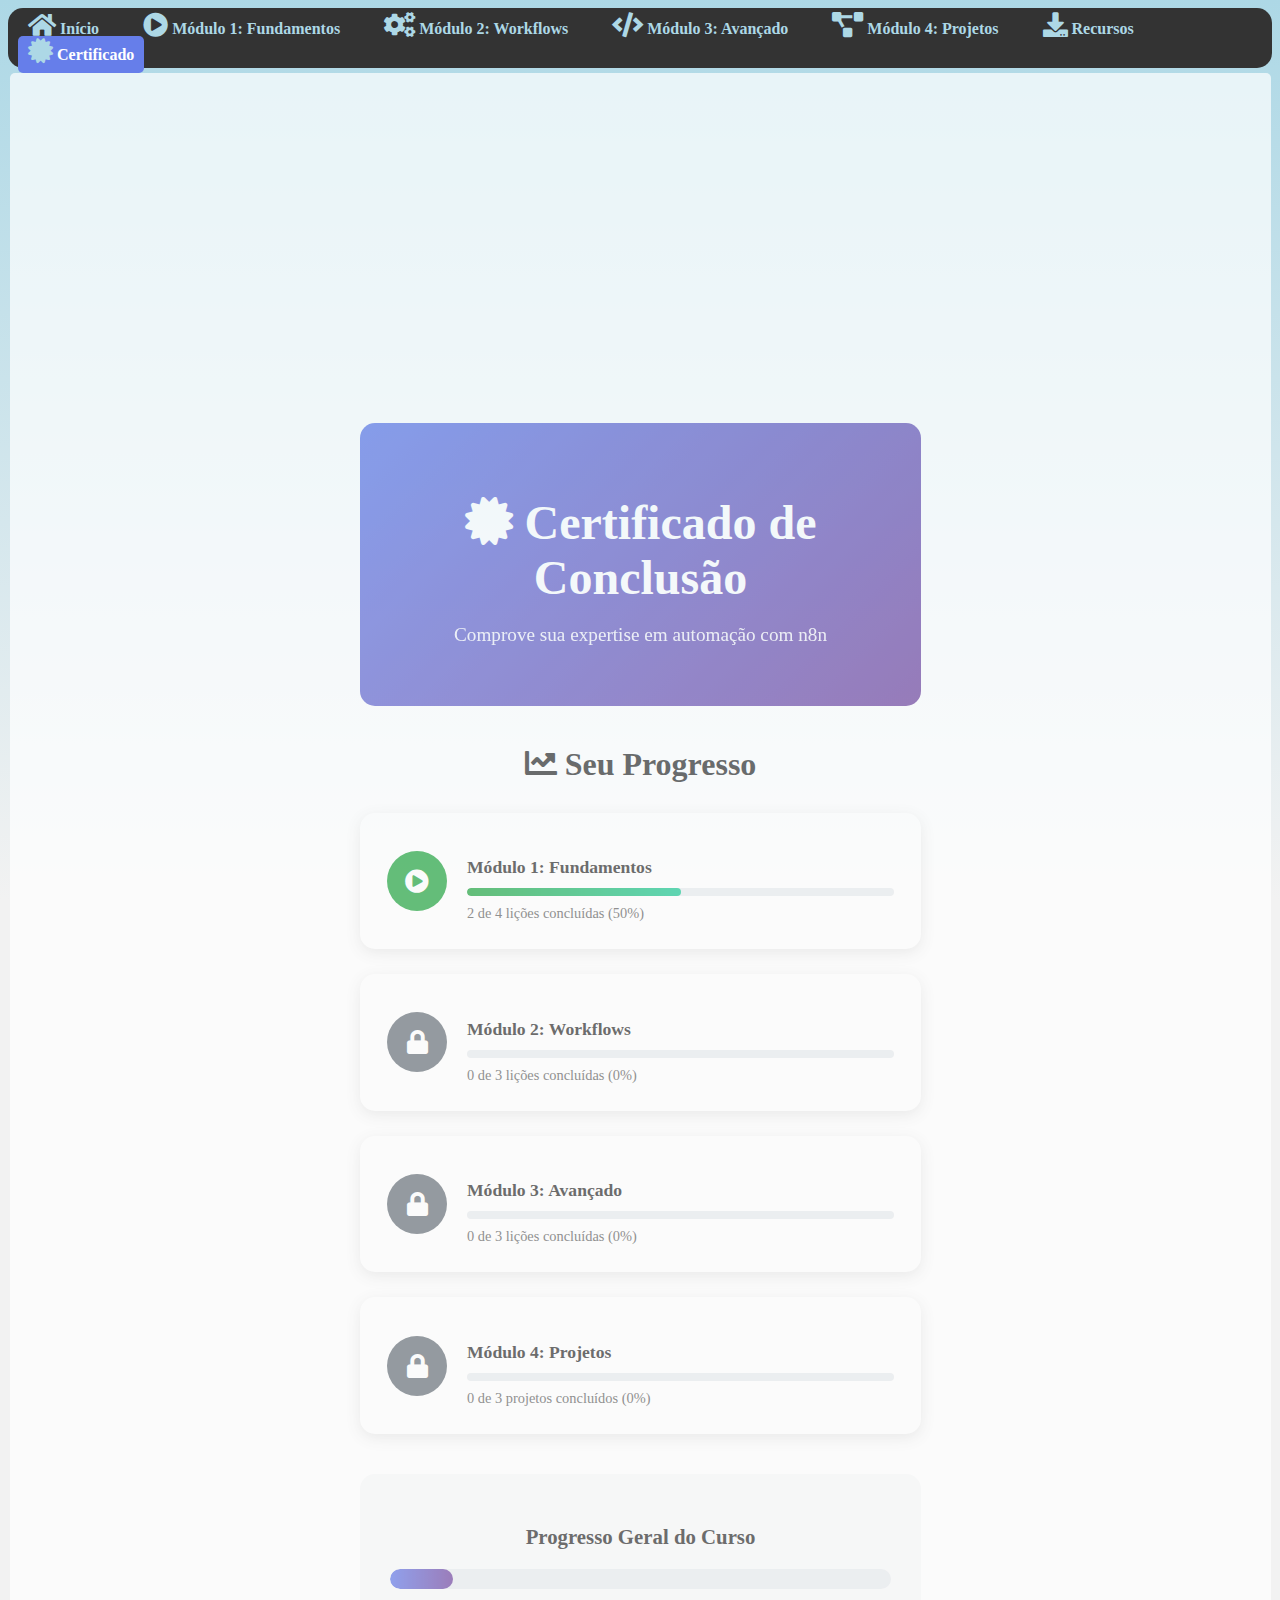
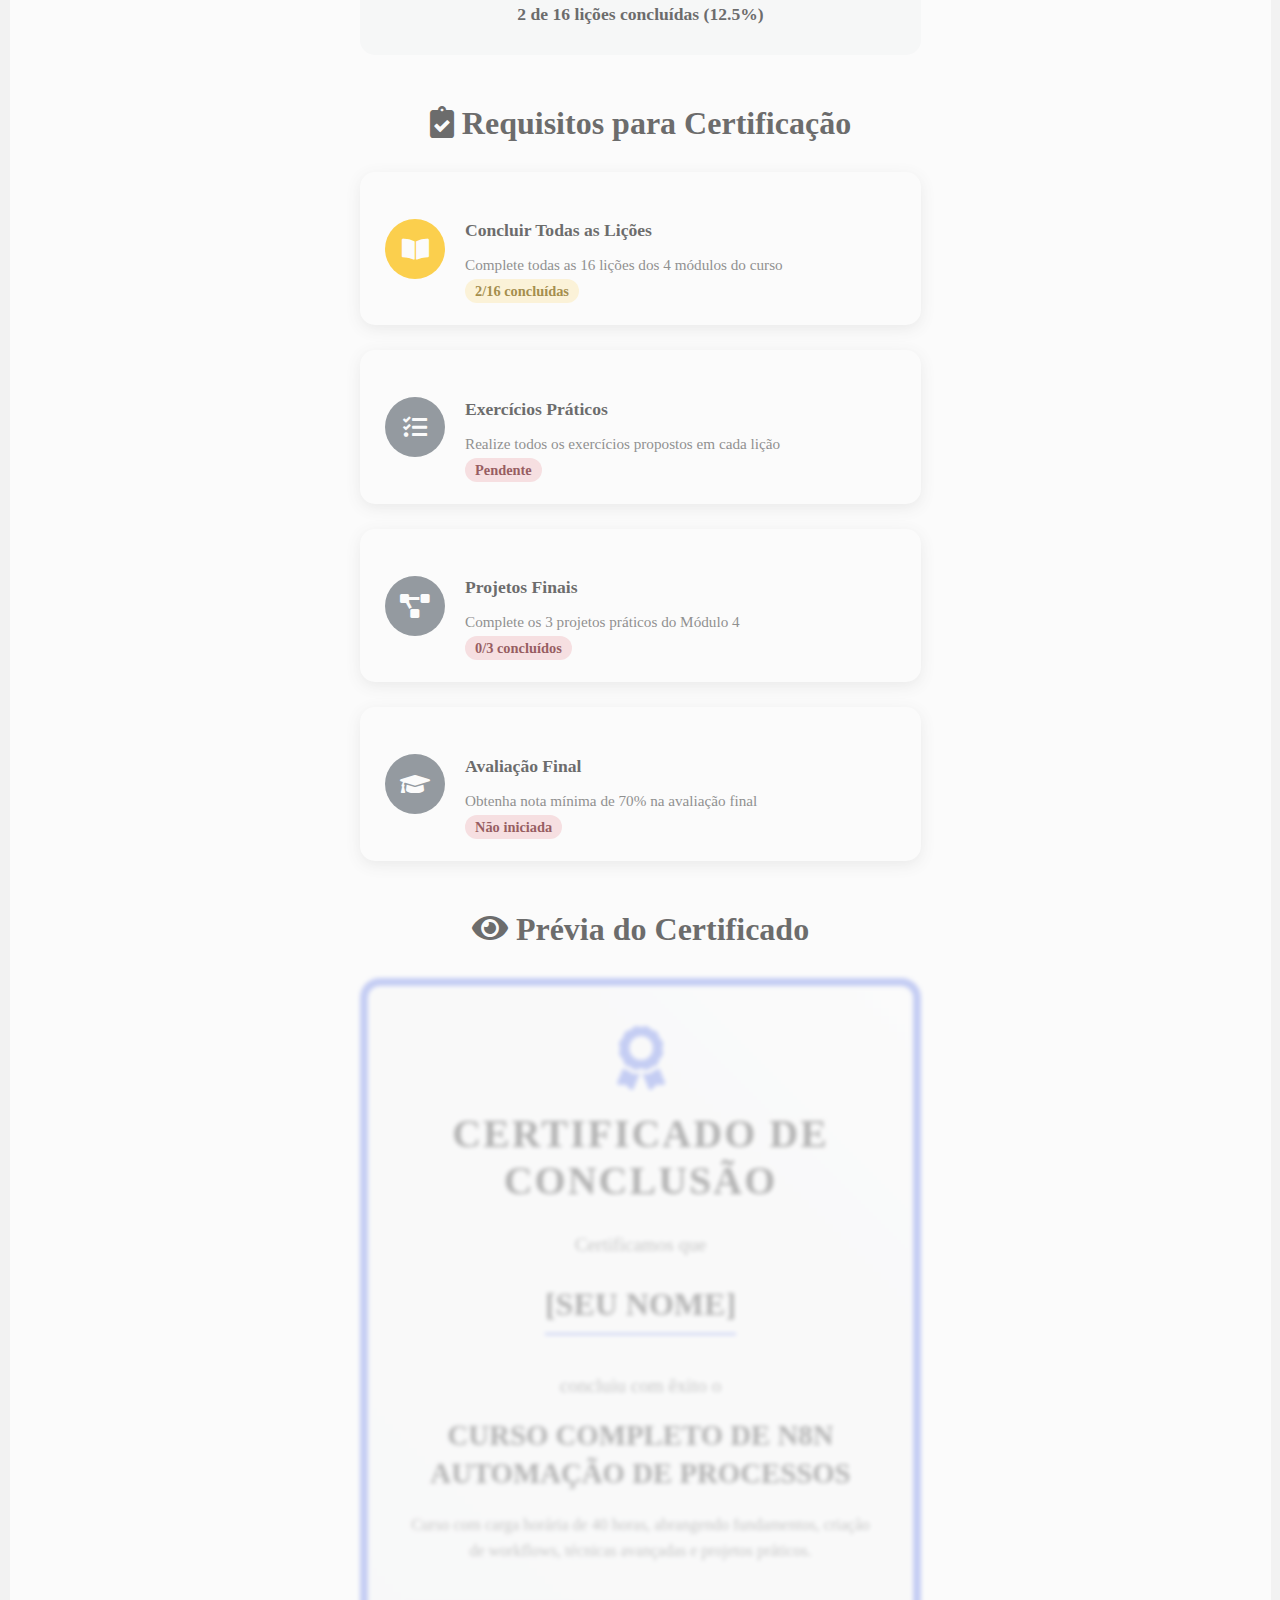
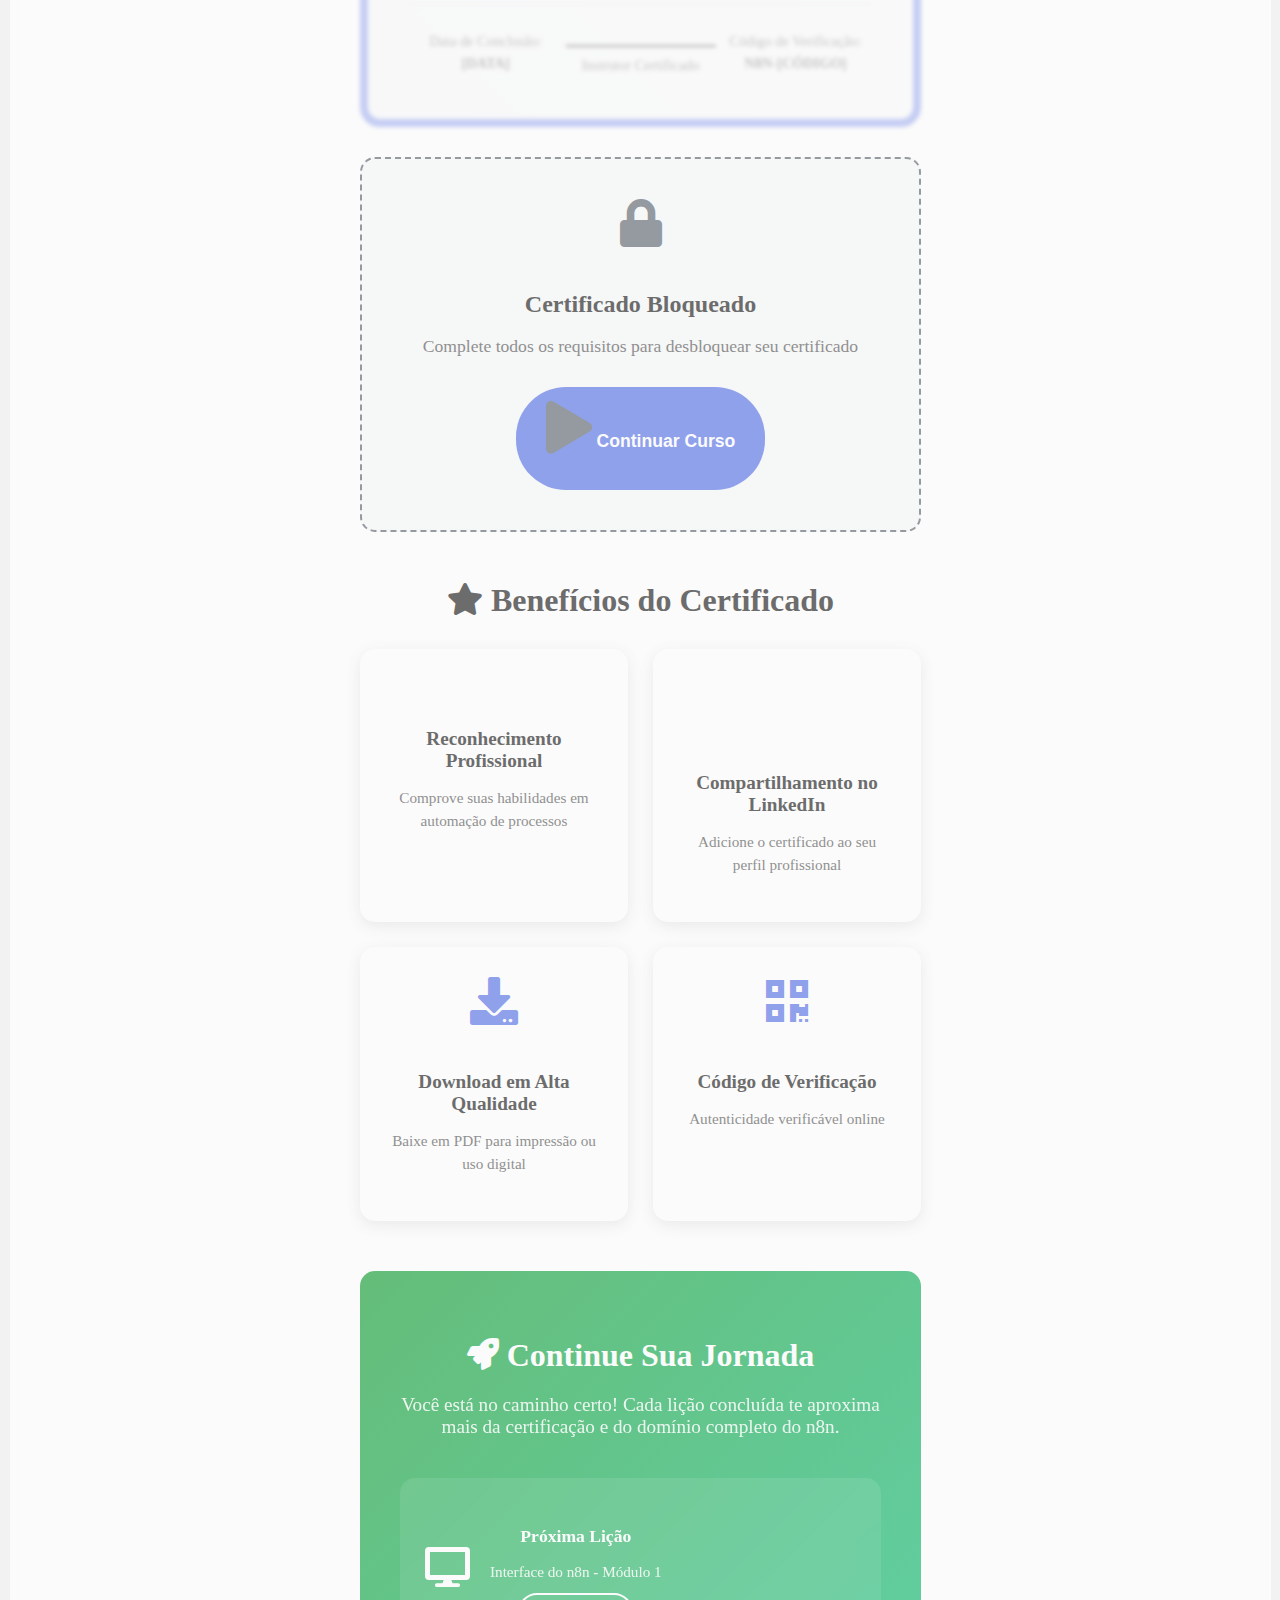
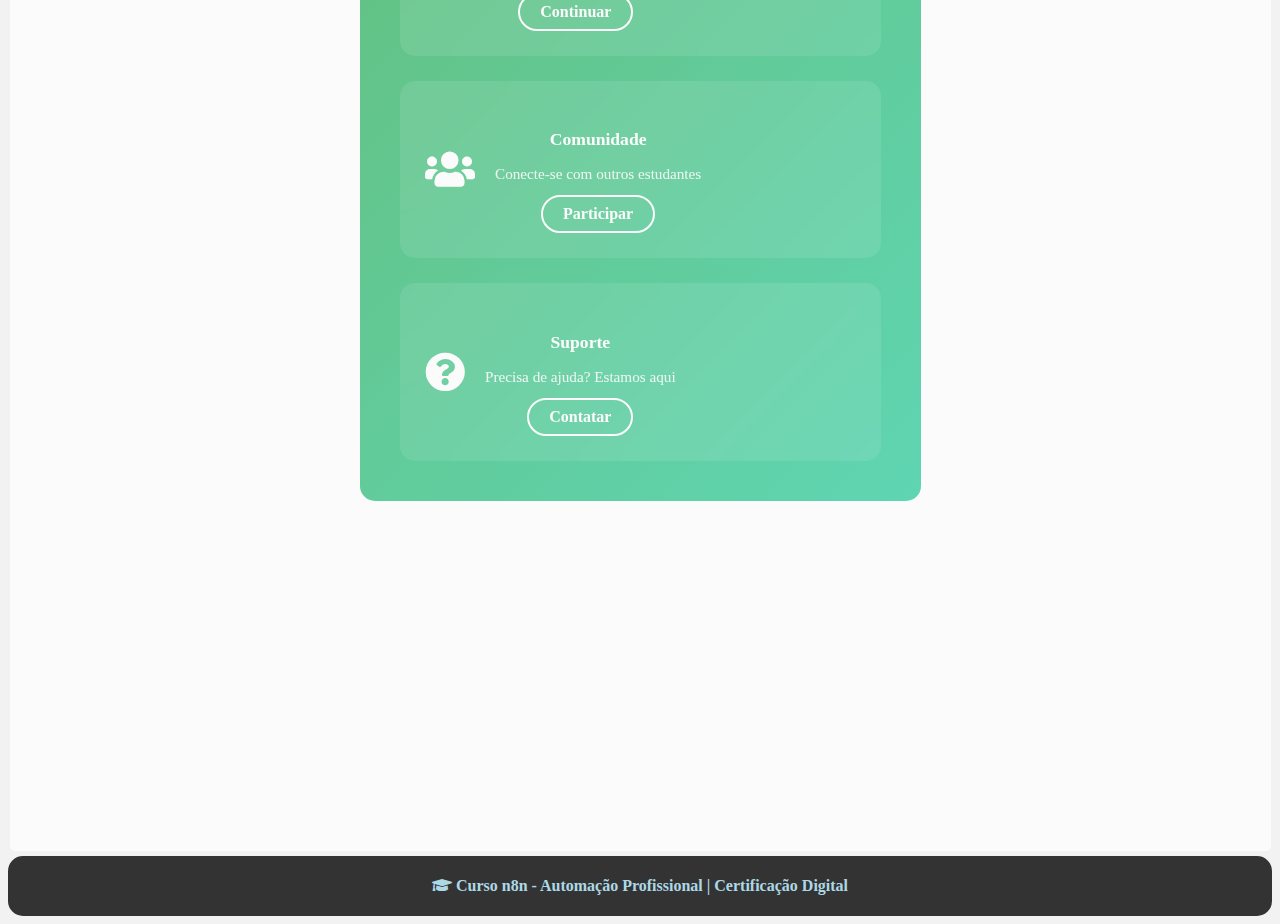
<file: certificado.html>
<!DOCTYPE html>
<html lang="pt-br">
<head>
  <link rel="icon" href="book.png">
  <meta charset="UTF-8">
  <meta http-equiv="X-UA-Compatible" content="IE=edge">
  <meta name="viewport" content="width=device-width, initial-scale=1.0">
  <title>Certificado - Curso n8n</title>
  <link rel="stylesheet" href="https://cdnjs.cloudflare.com/ajax/libs/font-awesome/5.15.3/css/all.min.css">
  <link rel="stylesheet" href="estilo.css">
</head>
<body>
  <div class="menu">
    <ul>
      <li>
        <a href="index.html"><i class="fas fa-home" style="font-size:25px;color:lightblue;"></i> Início</a>
      </li>
      <li>
        <a href="#"><i class="fas fa-play-circle" style="font-size:25px;color:lightblue;"></i> Módulo 1: Fundamentos</a>
        <ul class="submenu"> 
          <li><a href="modulo1-intro.html"><i class="fas fa-info-circle"></i> Introdução ao n8n</a></li>
          <li><a href="modulo1-instalacao.html"><i class="fas fa-download"></i> Instalação</a></li>
          <li><a href="modulo1-interface.html"><i class="fas fa-desktop"></i> Interface do n8n</a></li>
          <li><a href="modulo1-conceitos.html"><i class="fas fa-lightbulb"></i> Conceitos Básicos</a></li>
        </ul>
      </li>
      <li>
        <a href="#"><i class="fas fa-cogs" style="font-size:25px;color:lightblue;"></i> Módulo 2: Workflows</a>
        <ul class="submenu">
          <li><a href="modulo2-primeiro-workflow.html"><i class="fas fa-plus"></i> Primeiro Workflow</a></li>
          <li><a href="modulo2-nodes.html"><i class="fas fa-puzzle-piece"></i> Nodes Essenciais</a></li>
          <li><a href="modulo2-conectores.html"><i class="fas fa-link"></i> Conectores</a></li>
        </ul>
      </li>
      <li>
        <a href="#"><i class="fas fa-code" style="font-size:25px;color:lightblue;"></i> Módulo 3: Avançado</a>
        <ul class="submenu">
          <li><a href="modulo3-javascript.html"><i class="fab fa-js"></i> JavaScript no n8n</a></li>
          <li><a href="modulo3-apis.html"><i class="fas fa-exchange-alt"></i> APIs e Webhooks</a></li>
          <li><a href="modulo3-condicionais.html"><i class="fas fa-code-branch"></i> Lógica Condicional</a></li>
        </ul>
      </li>
      <li>
        <a href="#"><i class="fas fa-project-diagram" style="font-size:25px;color:lightblue;"></i> Módulo 4: Projetos</a>
        <ul class="submenu">
          <li><a href="projeto1.html"><i class="fas fa-envelope"></i> Automação de Email</a></li>
          <li><a href="projeto2.html"><i class="fas fa-share-alt"></i> Integração Redes Sociais</a></li>
          <li><a href="projeto3.html"><i class="fas fa-database"></i> Sincronização de Dados</a></li>
        </ul>
      </li>
      <li>
        <a href="recursos.html"><i class="fas fa-download" style="font-size:25px;color:lightblue;"></i> Recursos</a>
      </li>
      <li>
        <a href="certificado.html" class="active"><i class="fas fa-certificate" style="font-size:25px;color:lightblue;"></i> Certificado</a>
      </li>
    </ul>
  </div>

  <div class="content">
    <div class="certificate-hero">
      <h1><i class="fas fa-certificate"></i> Certificado de Conclusão</h1>
      <p>Comprove sua expertise em automação com n8n</p>
    </div>

    <div class="progress-overview">
      <h2><i class="fas fa-chart-line"></i> Seu Progresso</h2>
      <div class="progress-cards">
        <div class="progress-card">
          <div class="progress-icon">
            <i class="fas fa-play-circle"></i>
          </div>
          <div class="progress-info">
            <h3>Módulo 1: Fundamentos</h3>
            <div class="progress-bar">
              <div class="progress-fill" style="width: 50%"></div>
            </div>
            <span class="progress-text">2 de 4 lições concluídas (50%)</span>
          </div>
        </div>

        <div class="progress-card">
          <div class="progress-icon locked">
            <i class="fas fa-lock"></i>
          </div>
          <div class="progress-info">
            <h3>Módulo 2: Workflows</h3>
            <div class="progress-bar">
              <div class="progress-fill" style="width: 0%"></div>
            </div>
            <span class="progress-text">0 de 3 lições concluídas (0%)</span>
          </div>
        </div>

        <div class="progress-card">
          <div class="progress-icon locked">
            <i class="fas fa-lock"></i>
          </div>
          <div class="progress-info">
            <h3>Módulo 3: Avançado</h3>
            <div class="progress-bar">
              <div class="progress-fill" style="width: 0%"></div>
            </div>
            <span class="progress-text">0 de 3 lições concluídas (0%)</span>
          </div>
        </div>

        <div class="progress-card">
          <div class="progress-icon locked">
            <i class="fas fa-lock"></i>
          </div>
          <div class="progress-info">
            <h3>Módulo 4: Projetos</h3>
            <div class="progress-bar">
              <div class="progress-fill" style="width: 0%"></div>
            </div>
            <span class="progress-text">0 de 3 projetos concluídos (0%)</span>
          </div>
        </div>
      </div>

      <div class="overall-progress">
        <h3>Progresso Geral do Curso</h3>
        <div class="overall-progress-bar">
          <div class="overall-progress-fill" style="width: 12.5%"></div>
        </div>
        <span class="overall-progress-text">2 de 16 lições concluídas (12.5%)</span>
      </div>
    </div>

    <div class="requirements-section">
      <h2><i class="fas fa-clipboard-check"></i> Requisitos para Certificação</h2>
      <div class="requirements-grid">
        <div class="requirement-item">
          <div class="requirement-icon partial">
            <i class="fas fa-book-open"></i>
          </div>
          <div class="requirement-info">
            <h4>Concluir Todas as Lições</h4>
            <p>Complete todas as 16 lições dos 4 módulos do curso</p>
            <span class="requirement-status partial">2/16 concluídas</span>
          </div>
        </div>

        <div class="requirement-item">
          <div class="requirement-icon pending">
            <i class="fas fa-tasks"></i>
          </div>
          <div class="requirement-info">
            <h4>Exercícios Práticos</h4>
            <p>Realize todos os exercícios propostos em cada lição</p>
            <span class="requirement-status pending">Pendente</span>
          </div>
        </div>

        <div class="requirement-item">
          <div class="requirement-icon pending">
            <i class="fas fa-project-diagram"></i>
          </div>
          <div class="requirement-info">
            <h4>Projetos Finais</h4>
            <p>Complete os 3 projetos práticos do Módulo 4</p>
            <span class="requirement-status pending">0/3 concluídos</span>
          </div>
        </div>

        <div class="requirement-item">
          <div class="requirement-icon pending">
            <i class="fas fa-graduation-cap"></i>
          </div>
          <div class="requirement-info">
            <h4>Avaliação Final</h4>
            <p>Obtenha nota mínima de 70% na avaliação final</p>
            <span class="requirement-status pending">Não iniciada</span>
          </div>
        </div>
      </div>
    </div>

    <div class="certificate-preview">
      <h2><i class="fas fa-eye"></i> Prévia do Certificado</h2>
      <div class="certificate-container">
        <div class="certificate">
          <div class="certificate-border">
            <div class="certificate-content">
              <div class="certificate-header">
                <i class="fas fa-award certificate-icon"></i>
                <h1>CERTIFICADO DE CONCLUSÃO</h1>
              </div>
              
              <div class="certificate-body">
                <p class="certificate-text">Certificamos que</p>
                <h2 class="student-name">[SEU NOME]</h2>
                <p class="certificate-text">concluiu com êxito o</p>
                <h3 class="course-title">CURSO COMPLETO DE N8N<br>AUTOMAÇÃO DE PROCESSOS</h3>
                <p class="course-details">
                  Curso com carga horária de 40 horas, abrangendo fundamentos, 
                  criação de workflows, técnicas avançadas e projetos práticos.
                </p>
              </div>
              
              <div class="certificate-footer">
                <div class="certificate-date">
                  <p>Data de Conclusão:</p>
                  <p><strong>[DATA]</strong></p>
                </div>
                <div class="certificate-signature">
                  <div class="signature-line"></div>
                  <p>Instrutor Certificado</p>
                </div>
                <div class="certificate-code">
                  <p>Código de Verificação:</p>
                  <p><strong>N8N-[CÓDIGO]</strong></p>
                </div>
              </div>
            </div>
          </div>
        </div>
      </div>
      
      <div class="certificate-locked">
        <i class="fas fa-lock"></i>
        <h3>Certificado Bloqueado</h3>
        <p>Complete todos os requisitos para desbloquear seu certificado</p>
        <button class="btn-continue" onclick="continueCourse()">
          <i class="fas fa-play"></i>
          Continuar Curso
        </button>
      </div>
    </div>

    <div class="benefits-section">
      <h2><i class="fas fa-star"></i> Benefícios do Certificado</h2>
      <div class="benefits-grid">
        <div class="benefit-item">
          <i class="fas fa-badge-check"></i>
          <h4>Reconhecimento Profissional</h4>
          <p>Comprove suas habilidades em automação de processos</p>
        </div>
        <div class="benefit-item">
          <i class="fas fa-linkedin"></i>
          <h4>Compartilhamento no LinkedIn</h4>
          <p>Adicione o certificado ao seu perfil profissional</p>
        </div>
        <div class="benefit-item">
          <i class="fas fa-download"></i>
          <h4>Download em Alta Qualidade</h4>
          <p>Baixe em PDF para impressão ou uso digital</p>
        </div>
        <div class="benefit-item">
          <i class="fas fa-qrcode"></i>
          <h4>Código de Verificação</h4>
          <p>Autenticidade verificável online</p>
        </div>
      </div>
    </div>

    <div class="motivation-section">
      <h2><i class="fas fa-rocket"></i> Continue Sua Jornada</h2>
      <p>Você está no caminho certo! Cada lição concluída te aproxima mais da certificação e do domínio completo do n8n.</p>
      
      <div class="next-steps">
        <div class="next-step">
          <i class="fas fa-desktop"></i>
          <div>
            <h4>Próxima Lição</h4>
            <p>Interface do n8n - Módulo 1</p>
            <a href="modulo1-interface.html" class="step-link">Continuar</a>
          </div>
        </div>
        <div class="next-step">
          <i class="fas fa-users"></i>
          <div>
            <h4>Comunidade</h4>
            <p>Conecte-se com outros estudantes</p>
            <a href="#" class="step-link">Participar</a>
          </div>
        </div>
        <div class="next-step">
          <i class="fas fa-question-circle"></i>
          <div>
            <h4>Suporte</h4>
            <p>Precisa de ajuda? Estamos aqui</p>
            <a href="#" class="step-link">Contatar</a>
          </div>
        </div>
      </div>
    </div>
  </div>

  <div class="footer">
    <p><i class="fas fa-graduation-cap"></i> Curso n8n - Automação Profissional | Certificação Digital</p>
  </div>

  <script>
    function continueCourse() {
      window.location.href = 'modulo1-interface.html';
    }

    // Simulate progress updates (in a real application, this would come from a backend)
    function updateProgress() {
      // This would be called when lessons are completed
      const overallProgress = document.querySelector('.overall-progress-fill');
      const progressText = document.querySelector('.overall-progress-text');
      
      // Example: if user completes more lessons
      // overallProgress.style.width = '25%';
      // progressText.textContent = '4 de 16 lições concluídas (25%)';
    }
  </script>

  <style>
    .certificate-hero {
      text-align: center;
      padding: 40px 0;
      background: linear-gradient(135deg, #667eea 0%, #764ba2 100%);
      color: white;
      border-radius: 15px;
      margin-bottom: 40px;
    }

    .certificate-hero h1 {
      font-size: 3em;
      margin-bottom: 10px;
    }

    .certificate-hero p {
      font-size: 1.2em;
      opacity: 0.9;
    }

    .progress-overview {
      margin-bottom: 50px;
    }

    .progress-overview h2 {
      color: #333;
      font-size: 2em;
      margin-bottom: 30px;
      text-align: center;
    }

    .progress-cards {
      display: grid;
      grid-template-columns: repeat(auto-fit, minmax(300px, 1fr));
      gap: 25px;
      margin-bottom: 40px;
    }

    .progress-card {
      background: white;
      border-radius: 15px;
      padding: 25px;
      box-shadow: 0 4px 15px rgba(0, 0, 0, 0.1);
      display: flex;
      align-items: center;
      gap: 20px;
      border: 2px solid transparent;
      transition: all 0.3s ease;
    }

    .progress-card:hover {
      border-color: #667eea;
      transform: translateY(-3px);
    }

    .progress-icon {
      width: 60px;
      height: 60px;
      border-radius: 50%;
      display: flex;
      align-items: center;
      justify-content: center;
      font-size: 1.5em;
      background: #28a745;
      color: white;
    }

    .progress-icon.locked {
      background: #6c757d;
    }

    .progress-info {
      flex-grow: 1;
    }

    .progress-info h3 {
      color: #333;
      margin-bottom: 10px;
      font-size: 1.1em;
    }

    .progress-bar {
      background: #e9ecef;
      border-radius: 10px;
      height: 8px;
      overflow: hidden;
      margin-bottom: 8px;
    }

    .progress-fill {
      background: linear-gradient(90deg, #28a745, #20c997);
      height: 100%;
      border-radius: 10px;
      transition: width 0.3s ease;
    }

    .progress-text {
      font-size: 0.9em;
      color: #666;
    }

    .overall-progress {
      background: #f8f9fa;
      padding: 30px;
      border-radius: 15px;
      text-align: center;
    }

    .overall-progress h3 {
      color: #333;
      margin-bottom: 20px;
      font-size: 1.3em;
    }

    .overall-progress-bar {
      background: #e9ecef;
      border-radius: 15px;
      height: 20px;
      overflow: hidden;
      margin-bottom: 15px;
      max-width: 600px;
      margin-left: auto;
      margin-right: auto;
    }

    .overall-progress-fill {
      background: linear-gradient(90deg, #667eea, #764ba2);
      height: 100%;
      border-radius: 15px;
      transition: width 0.3s ease;
    }

    .overall-progress-text {
      font-size: 1.1em;
      color: #333;
      font-weight: bold;
    }

    .requirements-section {
      margin-bottom: 50px;
    }

    .requirements-section h2 {
      color: #333;
      font-size: 2em;
      margin-bottom: 30px;
      text-align: center;
    }

    .requirements-grid {
      display: grid;
      grid-template-columns: repeat(auto-fit, minmax(300px, 1fr));
      gap: 25px;
    }

    .requirement-item {
      background: white;
      border-radius: 15px;
      padding: 25px;
      box-shadow: 0 4px 15px rgba(0, 0, 0, 0.1);
      display: flex;
      align-items: center;
      gap: 20px;
    }

    .requirement-icon {
      width: 60px;
      height: 60px;
      border-radius: 50%;
      display: flex;
      align-items: center;
      justify-content: center;
      font-size: 1.5em;
      color: white;
    }

    .requirement-icon.completed {
      background: #28a745;
    }

    .requirement-icon.partial {
      background: #ffc107;
    }

    .requirement-icon.pending {
      background: #6c757d;
    }

    .requirement-info h4 {
      color: #333;
      margin-bottom: 8px;
      font-size: 1.1em;
    }

    .requirement-info p {
      color: #666;
      margin-bottom: 8px;
      font-size: 0.95em;
    }

    .requirement-status {
      font-size: 0.9em;
      font-weight: bold;
      padding: 4px 10px;
      border-radius: 15px;
    }

    .requirement-status.completed {
      background: #d4edda;
      color: #155724;
    }

    .requirement-status.partial {
      background: #fff3cd;
      color: #856404;
    }

    .requirement-status.pending {
      background: #f8d7da;
      color: #721c24;
    }

    .certificate-preview {
      margin-bottom: 50px;
    }

    .certificate-preview h2 {
      color: #333;
      font-size: 2em;
      margin-bottom: 30px;
      text-align: center;
    }

    .certificate-container {
      position: relative;
      margin-bottom: 30px;
    }

    .certificate {
      background: white;
      max-width: 800px;
      margin: 0 auto;
      opacity: 0.5;
      filter: blur(2px);
      pointer-events: none;
    }

    .certificate-border {
      border: 8px solid #667eea;
      border-radius: 20px;
      padding: 40px;
      background: linear-gradient(45deg, #f8f9fa, #ffffff);
    }

    .certificate-content {
      text-align: center;
    }

    .certificate-header {
      margin-bottom: 30px;
    }

    .certificate-icon {
      font-size: 4em;
      color: #667eea;
      margin-bottom: 20px;
    }

    .certificate-header h1 {
      color: #333;
      font-size: 2.5em;
      margin: 0;
      letter-spacing: 2px;
    }

    .certificate-body {
      margin-bottom: 40px;
    }

    .certificate-text {
      color: #666;
      font-size: 1.2em;
      margin: 10px 0;
    }

    .student-name {
      color: #667eea;
      font-size: 2.5em;
      margin: 20px 0;
      border-bottom: 2px solid #667eea;
      padding-bottom: 10px;
      display: inline-block;
    }

    .course-title {
      color: #333;
      font-size: 1.8em;
      margin: 20px 0;
      line-height: 1.3;
    }

    .course-details {
      color: #666;
      font-size: 1em;
      line-height: 1.6;
      max-width: 600px;
      margin: 0 auto;
    }

    .certificate-footer {
      display: flex;
      justify-content: space-between;
      align-items: center;
      margin-top: 40px;
      padding-top: 20px;
      border-top: 2px solid #e9ecef;
    }

    .certificate-date,
    .certificate-signature,
    .certificate-code {
      text-align: center;
      flex: 1;
    }

    .certificate-footer p {
      margin: 5px 0;
      font-size: 0.9em;
      color: #666;
    }

    .signature-line {
      width: 150px;
      height: 2px;
      background: #333;
      margin: 20px auto 10px;
    }

    .certificate-locked {
      text-align: center;
      padding: 40px;
      background: #f8f9fa;
      border-radius: 15px;
      border: 2px dashed #6c757d;
    }

    .certificate-locked i {
      font-size: 3em;
      color: #6c757d;
      margin-bottom: 20px;
    }

    .certificate-locked h3 {
      color: #333;
      margin-bottom: 10px;
      font-size: 1.5em;
    }

    .certificate-locked p {
      color: #666;
      margin-bottom: 30px;
      font-size: 1.1em;
    }

    .btn-continue {
      background: #667eea;
      color: white;
      border: none;
      padding: 15px 30px;
      border-radius: 50px;
      font-size: 1.1em;
      font-weight: bold;
      cursor: pointer;
      transition: all 0.3s ease;
    }

    .btn-continue:hover {
      background: #5a67d8;
      transform: translateY(-3px);
      box-shadow: 0 8px 20px rgba(0, 0, 0, 0.2);
    }

    .benefits-section {
      margin-bottom: 50px;
    }

    .benefits-section h2 {
      color: #333;
      font-size: 2em;
      margin-bottom: 30px;
      text-align: center;
    }

    .benefits-grid {
      display: grid;
      grid-template-columns: repeat(auto-fit, minmax(250px, 1fr));
      gap: 25px;
    }

    .benefit-item {
      background: white;
      padding: 30px;
      border-radius: 15px;
      text-align: center;
      box-shadow: 0 4px 15px rgba(0, 0, 0, 0.1);
      transition: all 0.3s ease;
    }

    .benefit-item:hover {
      transform: translateY(-5px);
      box-shadow: 0 8px 25px rgba(0, 0, 0, 0.15);
    }

    .benefit-item i {
      font-size: 3em;
      color: #667eea;
      margin-bottom: 20px;
    }

    .benefit-item h4 {
      color: #333;
      margin-bottom: 15px;
      font-size: 1.2em;
    }

    .benefit-item p {
      color: #666;
      font-size: 0.95em;
      line-height: 1.5;
    }

    .motivation-section {
      background: linear-gradient(135deg, #28a745, #20c997);
      color: white;
      padding: 40px;
      border-radius: 15px;
      text-align: center;
    }

    .motivation-section h2 {
      color: white;
      font-size: 2em;
      margin-bottom: 20px;
    }

    .motivation-section > p {
      color: white;
      font-size: 1.2em;
      margin-bottom: 40px;
      opacity: 0.9;
    }

    .next-steps {
      display: grid;
      grid-template-columns: repeat(auto-fit, minmax(250px, 1fr));
      gap: 25px;
    }

    .next-step {
      background: rgba(255, 255, 255, 0.1);
      padding: 25px;
      border-radius: 15px;
      display: flex;
      align-items: center;
      gap: 20px;
      backdrop-filter: blur(10px);
    }

    .next-step i {
      font-size: 2.5em;
      color: white;
    }

    .next-step h4 {
      color: white;
      margin-bottom: 8px;
      font-size: 1.1em;
    }

    .next-step p {
      color: white;
      margin-bottom: 12px;
      opacity: 0.9;
      font-size: 0.95em;
    }

    .step-link {
      color: white;
      text-decoration: none;
      font-weight: bold;
      padding: 8px 20px;
      border: 2px solid white;
      border-radius: 25px;
      transition: all 0.3s ease;
      display: inline-block;
    }

    .step-link:hover {
      background: white;
      color: #28a745;
    }

    /* Active menu item */
    .menu a.active {
      background: #667eea !important;
      color: white !important;
      font-weight: bold;
    }

    /* Responsive Design */
    @media (max-width: 768px) {
      .certificate-hero h1 {
        font-size: 2em;
      }

      .progress-cards {
        grid-template-columns: 1fr;
      }

      .progress-card {
        flex-direction: column;
        text-align: center;
        gap: 15px;
      }

      .requirements-grid {
        grid-template-columns: 1fr;
      }

      .requirement-item {
        flex-direction: column;
        text-align: center;
        gap: 15px;
      }

      .certificate-footer {
        flex-direction: column;
        gap: 20px;
      }

      .benefits-grid {
        grid-template-columns: repeat(auto-fit, minmax(200px, 1fr));
      }

      .next-steps {
        grid-template-columns: 1fr;
      }

      .next-step {
        flex-direction: column;
        text-align: center;
        gap: 15px;
      }
    }
  </style>
</body>
</html>
</file>
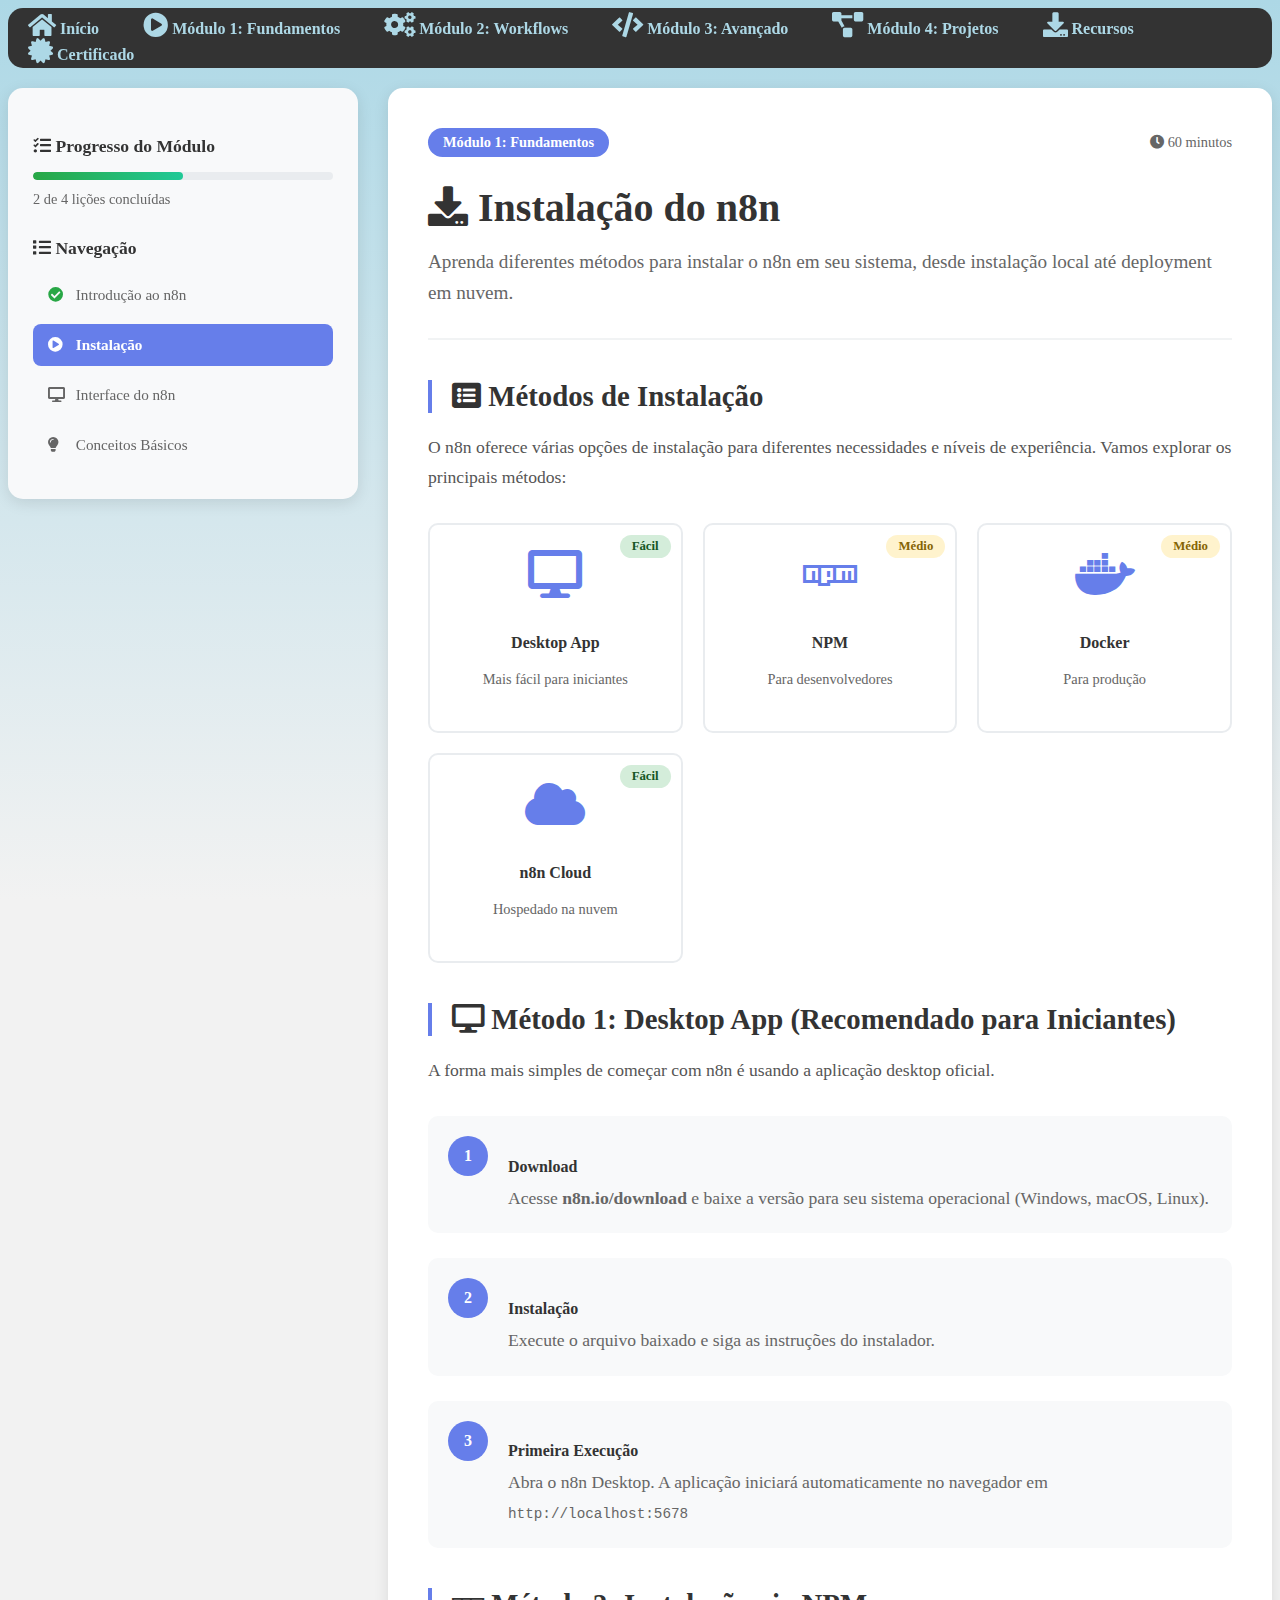
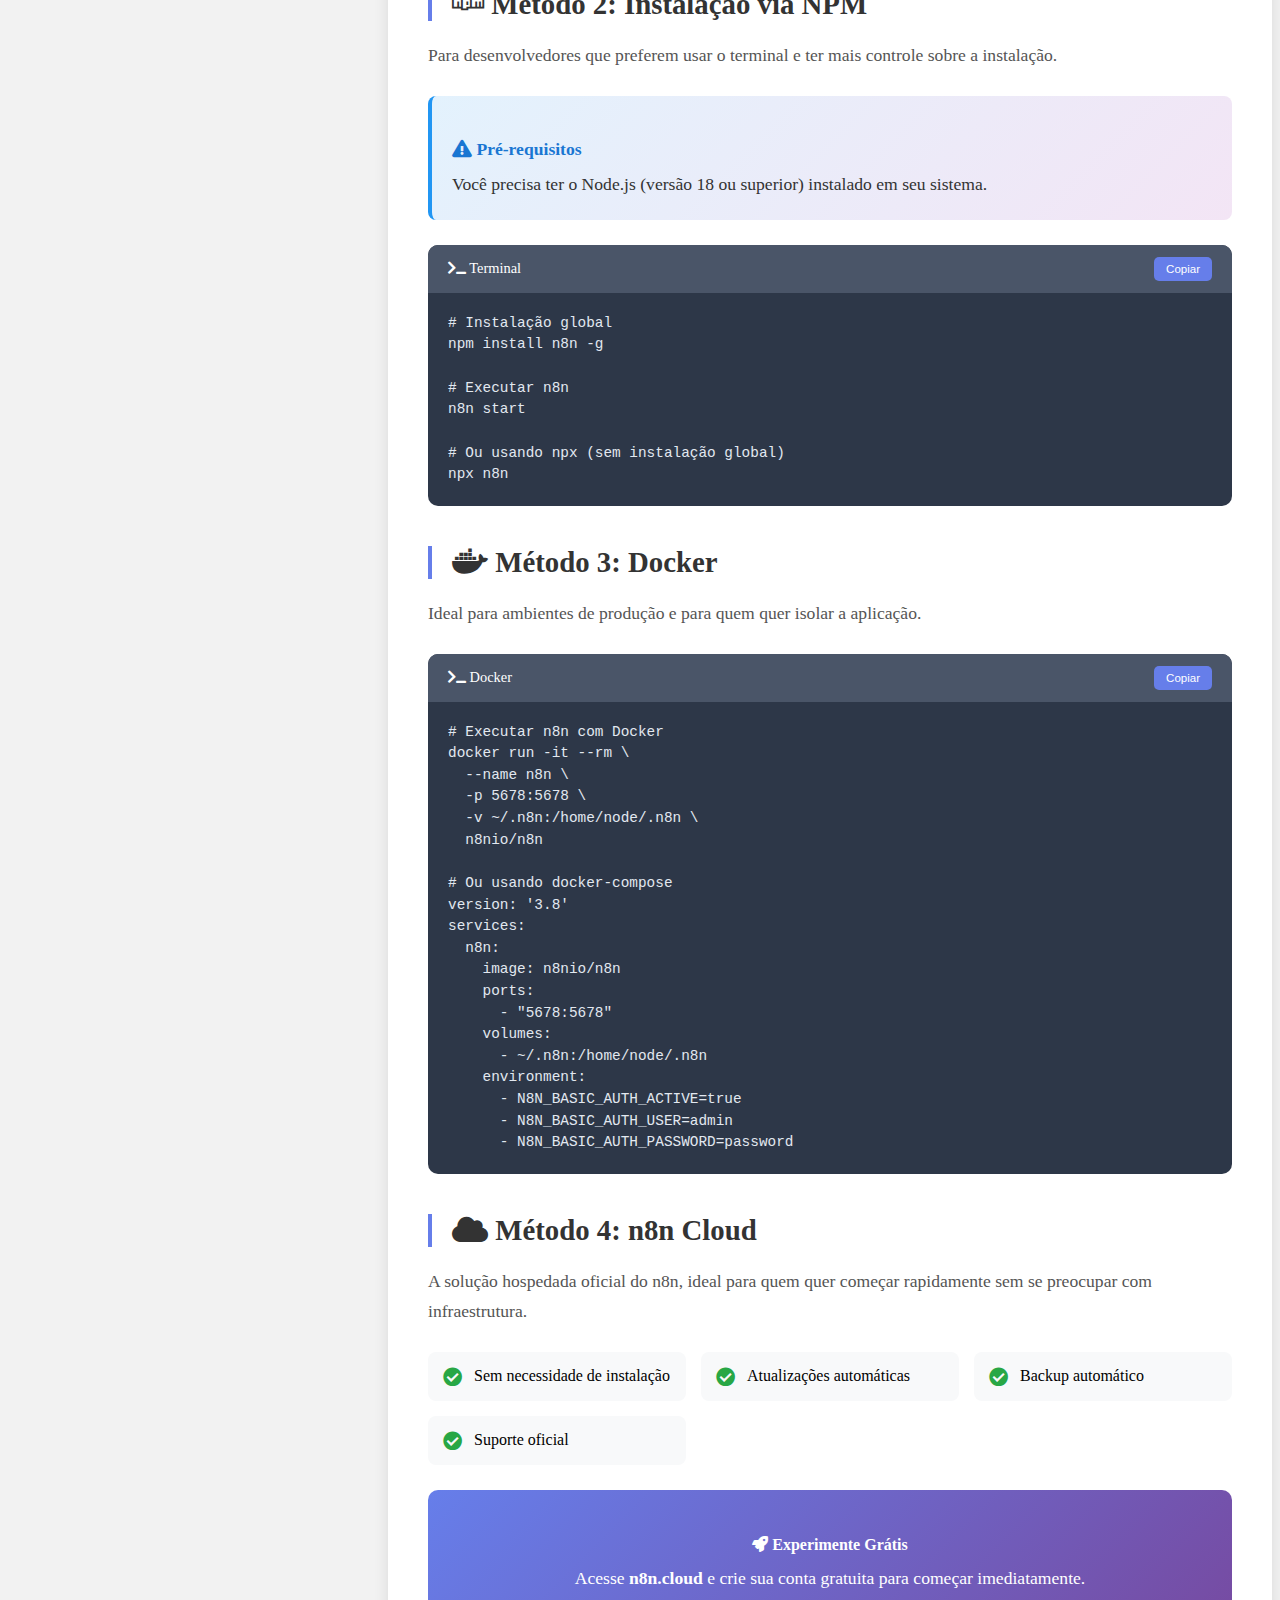
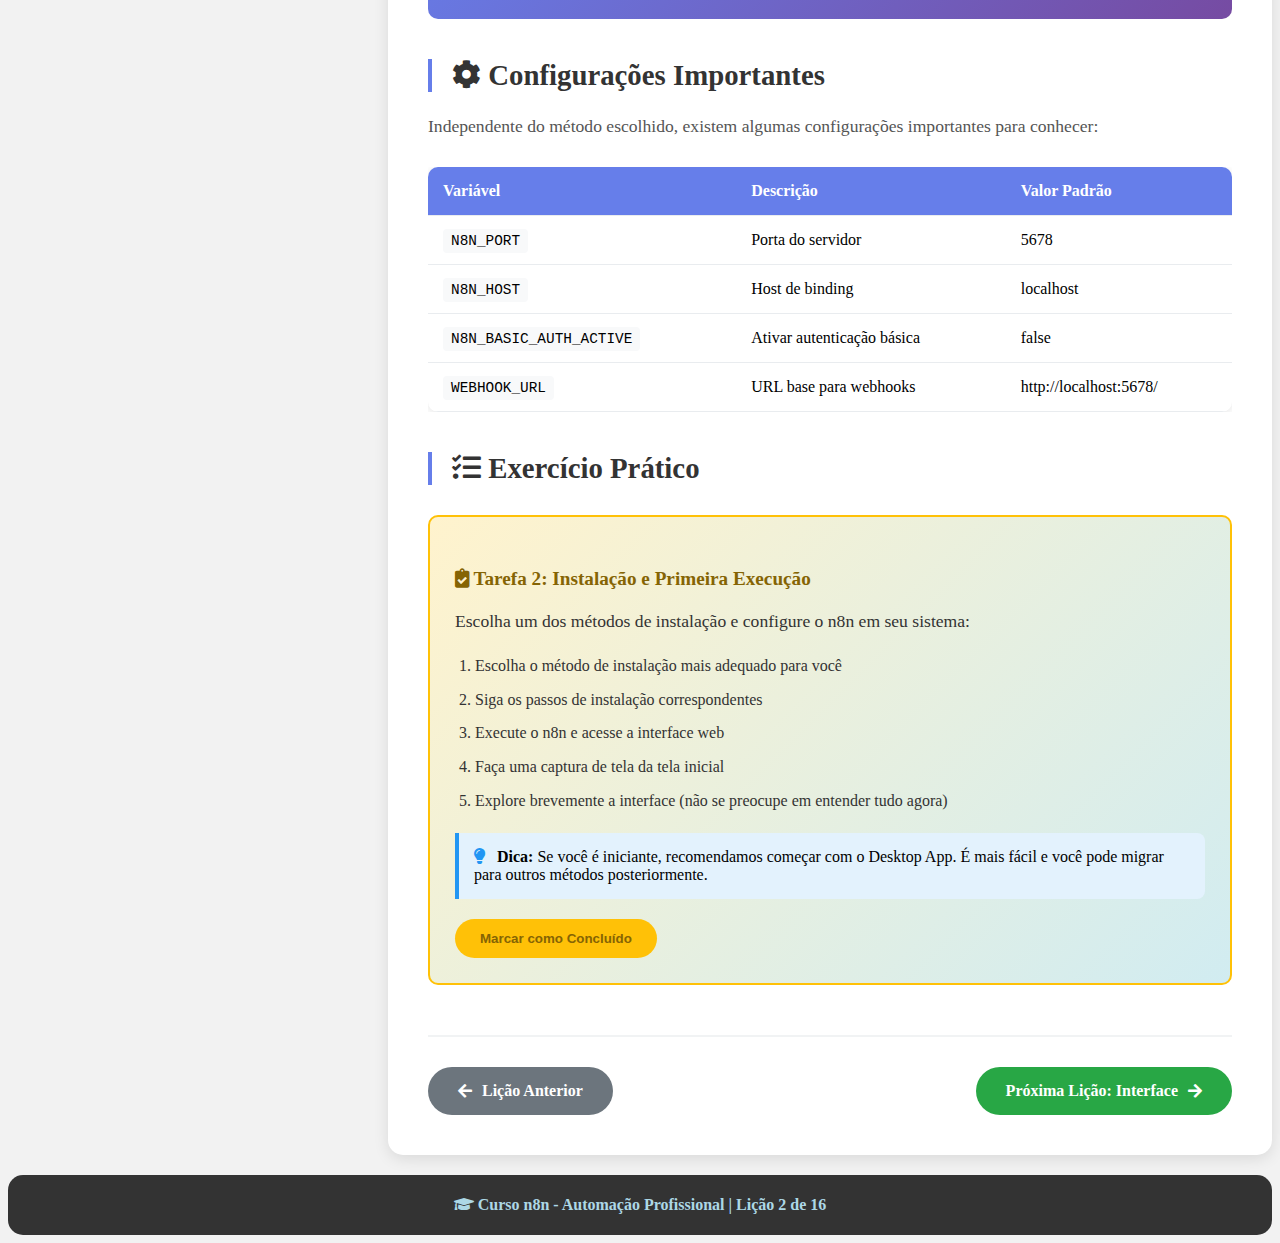
<file: modulo1-instalacao.html>
<!DOCTYPE html>
<html lang="pt-br">
<head>
  <link rel="icon" href="book.png">
  <meta charset="UTF-8">
  <meta http-equiv="X-UA-Compatible" content="IE=edge">
  <meta name="viewport" content="width=device-width, initial-scale=1.0">
  <title>Instalação do n8n - Curso n8n</title>
  <link rel="stylesheet" href="https://cdnjs.cloudflare.com/ajax/libs/font-awesome/5.15.3/css/all.min.css">
  <link rel="stylesheet" href="estilo.css">
  <link rel="stylesheet" href="lesson.css">
</head>
<body>
  <div class="menu">
    <ul>
      <li>
        <a href="index.html"><i class="fas fa-home" style="font-size:25px;color:lightblue;"></i> Início</a>
      </li>
      <li>
        <a href="#"><i class="fas fa-play-circle" style="font-size:25px;color:lightblue;"></i> Módulo 1: Fundamentos</a>
        <ul class="submenu"> 
          <li><a href="modulo1-intro.html"><i class="fas fa-info-circle"></i> Introdução ao n8n</a></li>
          <li><a href="modulo1-instalacao.html" class="active"><i class="fas fa-download"></i> Instalação</a></li>
          <li><a href="modulo1-interface.html"><i class="fas fa-desktop"></i> Interface do n8n</a></li>
          <li><a href="modulo1-conceitos.html"><i class="fas fa-lightbulb"></i> Conceitos Básicos</a></li>
        </ul>
      </li>
      <li>
        <a href="#"><i class="fas fa-cogs" style="font-size:25px;color:lightblue;"></i> Módulo 2: Workflows</a>
        <ul class="submenu">
          <li><a href="modulo2-primeiro-workflow.html"><i class="fas fa-plus"></i> Primeiro Workflow</a></li>
          <li><a href="modulo2-nodes.html"><i class="fas fa-puzzle-piece"></i> Nodes Essenciais</a></li>
          <li><a href="modulo2-conectores.html"><i class="fas fa-link"></i> Conectores</a></li>
        </ul>
      </li>
      <li>
        <a href="#"><i class="fas fa-code" style="font-size:25px;color:lightblue;"></i> Módulo 3: Avançado</a>
        <ul class="submenu">
          <li><a href="modulo3-javascript.html"><i class="fab fa-js"></i> JavaScript no n8n</a></li>
          <li><a href="modulo3-apis.html"><i class="fas fa-exchange-alt"></i> APIs e Webhooks</a></li>
          <li><a href="modulo3-condicionais.html"><i class="fas fa-code-branch"></i> Lógica Condicional</a></li>
        </ul>
      </li>
      <li>
        <a href="#"><i class="fas fa-project-diagram" style="font-size:25px;color:lightblue;"></i> Módulo 4: Projetos</a>
        <ul class="submenu">
          <li><a href="projeto1.html"><i class="fas fa-envelope"></i> Automação de Email</a></li>
          <li><a href="projeto2.html"><i class="fas fa-share-alt"></i> Integração Redes Sociais</a></li>
          <li><a href="projeto3.html"><i class="fas fa-database"></i> Sincronização de Dados</a></li>
        </ul>
      </li>
      <li>
        <a href="recursos.html"><i class="fas fa-download" style="font-size:25px;color:lightblue;"></i> Recursos</a>
      </li>
      <li>
        <a href="certificado.html"><i class="fas fa-certificate" style="font-size:25px;color:lightblue;"></i> Certificado</a>
      </li>
    </ul>
  </div>

  <div class="lesson-container">
    <div class="lesson-sidebar">
      <div class="lesson-progress">
        <h4><i class="fas fa-tasks"></i> Progresso do Módulo</h4>
        <div class="progress-bar">
          <div class="progress-fill" style="width: 50%"></div>
        </div>
        <span class="progress-text">2 de 4 lições concluídas</span>
      </div>

      <div class="lesson-navigation">
        <h4><i class="fas fa-list"></i> Navegação</h4>
        <ul class="lesson-list">
          <li><a href="modulo1-intro.html"><i class="fas fa-check-circle" style="color: #28a745;"></i> Introdução ao n8n</a></li>
          <li class="current"><a href="modulo1-instalacao.html"><i class="fas fa-play-circle"></i> Instalação</a></li>
          <li><a href="modulo1-interface.html"><i class="fas fa-desktop"></i> Interface do n8n</a></li>
          <li><a href="modulo1-conceitos.html"><i class="fas fa-lightbulb"></i> Conceitos Básicos</a></li>
        </ul>
      </div>
    </div>

    <div class="lesson-content">
      <div class="lesson-header">
        <div class="lesson-meta">
          <span class="lesson-module">Módulo 1: Fundamentos</span>
          <span class="lesson-duration"><i class="fas fa-clock"></i> 60 minutos</span>
        </div>
        <h1><i class="fas fa-download"></i> Instalação do n8n</h1>
        <p class="lesson-description">Aprenda diferentes métodos para instalar o n8n em seu sistema, desde instalação local até deployment em nuvem.</p>
      </div>

      <div class="lesson-body">
        <section class="lesson-section">
          <h2><i class="fas fa-list-alt"></i> Métodos de Instalação</h2>
          <p>O n8n oferece várias opções de instalação para diferentes necessidades e níveis de experiência. Vamos explorar os principais métodos:</p>
          
          <div class="installation-methods">
            <div class="method-card">
              <i class="fas fa-desktop"></i>
              <h4>Desktop App</h4>
              <p>Mais fácil para iniciantes</p>
              <span class="difficulty easy">Fácil</span>
            </div>
            <div class="method-card">
              <i class="fab fa-npm"></i>
              <h4>NPM</h4>
              <p>Para desenvolvedores</p>
              <span class="difficulty medium">Médio</span>
            </div>
            <div class="method-card">
              <i class="fab fa-docker"></i>
              <h4>Docker</h4>
              <p>Para produção</p>
              <span class="difficulty medium">Médio</span>
            </div>
            <div class="method-card">
              <i class="fas fa-cloud"></i>
              <h4>n8n Cloud</h4>
              <p>Hospedado na nuvem</p>
              <span class="difficulty easy">Fácil</span>
            </div>
          </div>
        </section>

        <section class="lesson-section">
          <h2><i class="fas fa-desktop"></i> Método 1: Desktop App (Recomendado para Iniciantes)</h2>
          <p>A forma mais simples de começar com n8n é usando a aplicação desktop oficial.</p>
          
          <div class="step-by-step">
            <div class="step">
              <div class="step-number">1</div>
              <div class="step-content">
                <h4>Download</h4>
                <p>Acesse <strong>n8n.io/download</strong> e baixe a versão para seu sistema operacional (Windows, macOS, Linux).</p>
              </div>
            </div>
            <div class="step">
              <div class="step-number">2</div>
              <div class="step-content">
                <h4>Instalação</h4>
                <p>Execute o arquivo baixado e siga as instruções do instalador.</p>
              </div>
            </div>
            <div class="step">
              <div class="step-number">3</div>
              <div class="step-content">
                <h4>Primeira Execução</h4>
                <p>Abra o n8n Desktop. A aplicação iniciará automaticamente no navegador em <code>http://localhost:5678</code></p>
              </div>
            </div>
          </div>
        </section>

        <section class="lesson-section">
          <h2><i class="fab fa-npm"></i> Método 2: Instalação via NPM</h2>
          <p>Para desenvolvedores que preferem usar o terminal e ter mais controle sobre a instalação.</p>
          
          <div class="info-box">
            <h4><i class="fas fa-exclamation-triangle"></i> Pré-requisitos</h4>
            <p>Você precisa ter o Node.js (versão 18 ou superior) instalado em seu sistema.</p>
          </div>

          <div class="code-block">
            <div class="code-header">
              <span><i class="fas fa-terminal"></i> Terminal</span>
              <button class="copy-btn" onclick="copyCode(this)">Copiar</button>
            </div>
            <pre><code># Instalação global
npm install n8n -g

# Executar n8n
n8n start

# Ou usando npx (sem instalação global)
npx n8n</code></pre>
          </div>
        </section>

        <section class="lesson-section">
          <h2><i class="fab fa-docker"></i> Método 3: Docker</h2>
          <p>Ideal para ambientes de produção e para quem quer isolar a aplicação.</p>
          
          <div class="code-block">
            <div class="code-header">
              <span><i class="fas fa-terminal"></i> Docker</span>
              <button class="copy-btn" onclick="copyCode(this)">Copiar</button>
            </div>
            <pre><code># Executar n8n com Docker
docker run -it --rm \
  --name n8n \
  -p 5678:5678 \
  -v ~/.n8n:/home/node/.n8n \
  n8nio/n8n

# Ou usando docker-compose
version: '3.8'
services:
  n8n:
    image: n8nio/n8n
    ports:
      - "5678:5678"
    volumes:
      - ~/.n8n:/home/node/.n8n
    environment:
      - N8N_BASIC_AUTH_ACTIVE=true
      - N8N_BASIC_AUTH_USER=admin
      - N8N_BASIC_AUTH_PASSWORD=password</code></pre>
          </div>
        </section>

        <section class="lesson-section">
          <h2><i class="fas fa-cloud"></i> Método 4: n8n Cloud</h2>
          <p>A solução hospedada oficial do n8n, ideal para quem quer começar rapidamente sem se preocupar com infraestrutura.</p>
          
          <div class="cloud-features">
            <div class="feature">
              <i class="fas fa-check-circle"></i>
              <span>Sem necessidade de instalação</span>
            </div>
            <div class="feature">
              <i class="fas fa-check-circle"></i>
              <span>Atualizações automáticas</span>
            </div>
            <div class="feature">
              <i class="fas fa-check-circle"></i>
              <span>Backup automático</span>
            </div>
            <div class="feature">
              <i class="fas fa-check-circle"></i>
              <span>Suporte oficial</span>
            </div>
          </div>

          <div class="cta-box">
            <h4><i class="fas fa-rocket"></i> Experimente Grátis</h4>
            <p>Acesse <strong>n8n.cloud</strong> e crie sua conta gratuita para começar imediatamente.</p>
          </div>
        </section>

        <section class="lesson-section">
          <h2><i class="fas fa-cog"></i> Configurações Importantes</h2>
          <p>Independente do método escolhido, existem algumas configurações importantes para conhecer:</p>
          
          <div class="config-table">
            <table>
              <thead>
                <tr>
                  <th>Variável</th>
                  <th>Descrição</th>
                  <th>Valor Padrão</th>
                </tr>
              </thead>
              <tbody>
                <tr>
                  <td><code>N8N_PORT</code></td>
                  <td>Porta do servidor</td>
                  <td>5678</td>
                </tr>
                <tr>
                  <td><code>N8N_HOST</code></td>
                  <td>Host de binding</td>
                  <td>localhost</td>
                </tr>
                <tr>
                  <td><code>N8N_BASIC_AUTH_ACTIVE</code></td>
                  <td>Ativar autenticação básica</td>
                  <td>false</td>
                </tr>
                <tr>
                  <td><code>WEBHOOK_URL</code></td>
                  <td>URL base para webhooks</td>
                  <td>http://localhost:5678/</td>
                </tr>
              </tbody>
            </table>
          </div>
        </section>

        <section class="lesson-section">
          <h2><i class="fas fa-tasks"></i> Exercício Prático</h2>
          <div class="exercise-box">
            <h4><i class="fas fa-clipboard-check"></i> Tarefa 2: Instalação e Primeira Execução</h4>
            <p>Escolha um dos métodos de instalação e configure o n8n em seu sistema:</p>
            <ol>
              <li>Escolha o método de instalação mais adequado para você</li>
              <li>Siga os passos de instalação correspondentes</li>
              <li>Execute o n8n e acesse a interface web</li>
              <li>Faça uma captura de tela da tela inicial</li>
              <li>Explore brevemente a interface (não se preocupe em entender tudo agora)</li>
            </ol>
            <div class="exercise-tip">
              <i class="fas fa-lightbulb"></i>
              <strong>Dica:</strong> Se você é iniciante, recomendamos começar com o Desktop App. É mais fácil e você pode migrar para outros métodos posteriormente.
            </div>
            <button class="btn-complete-task" onclick="completeTask(2)">Marcar como Concluído</button>
          </div>
        </section>

        <div class="lesson-navigation-buttons">
          <a href="modulo1-intro.html" class="btn-prev"><i class="fas fa-arrow-left"></i> Lição Anterior</a>
          <a href="modulo1-interface.html" class="btn-next">Próxima Lição: Interface <i class="fas fa-arrow-right"></i></a>
        </div>
      </div>
    </div>
  </div>

  <div class="footer">
    <p><i class="fas fa-graduation-cap"></i> Curso n8n - Automação Profissional | Lição 2 de 16</p>
  </div>

  <script>
    function completeTask(taskNumber) {
      const button = event.target;
      button.innerHTML = '<i class="fas fa-check"></i> Concluído!';
      button.style.background = '#28a745';
      button.disabled = true;
      
      // Update progress
      const progressFill = document.querySelector('.progress-fill');
      progressFill.style.width = '75%';
      document.querySelector('.progress-text').textContent = '2 de 4 lições concluídas (75%)';
    }

    function copyCode(button) {
      const codeBlock = button.parentElement.nextElementSibling.textContent;
      navigator.clipboard.writeText(codeBlock).then(() => {
        button.innerHTML = '<i class="fas fa-check"></i> Copiado!';
        setTimeout(() => {
          button.innerHTML = 'Copiar';
        }, 2000);
      });
    }
  </script>

  <style>
    .installation-methods {
      display: grid;
      grid-template-columns: repeat(auto-fit, minmax(200px, 1fr));
      gap: 20px;
      margin: 30px 0;
    }

    .method-card {
      background: white;
      border: 2px solid #e9ecef;
      border-radius: 10px;
      padding: 25px;
      text-align: center;
      transition: all 0.3s ease;
      position: relative;
    }

    .method-card:hover {
      border-color: #667eea;
      transform: translateY(-5px);
      box-shadow: 0 8px 25px rgba(0, 0, 0, 0.1);
    }

    .method-card i {
      font-size: 3em;
      color: #667eea;
      margin-bottom: 15px;
    }

    .method-card h4 {
      color: #333;
      margin-bottom: 10px;
    }

    .method-card p {
      color: #666;
      font-size: 0.9em;
      margin-bottom: 15px;
    }

    .difficulty {
      position: absolute;
      top: 10px;
      right: 10px;
      padding: 4px 12px;
      border-radius: 15px;
      font-size: 0.8em;
      font-weight: bold;
    }

    .difficulty.easy {
      background: #d4edda;
      color: #155724;
    }

    .difficulty.medium {
      background: #fff3cd;
      color: #856404;
    }

    .step-by-step {
      margin: 30px 0;
    }

    .step {
      display: flex;
      align-items: flex-start;
      margin-bottom: 25px;
      padding: 20px;
      background: #f8f9fa;
      border-radius: 10px;
    }

    .step-number {
      background: #667eea;
      color: white;
      width: 40px;
      height: 40px;
      border-radius: 50%;
      display: flex;
      align-items: center;
      justify-content: center;
      font-weight: bold;
      margin-right: 20px;
      flex-shrink: 0;
    }

    .step-content h4 {
      color: #333;
      margin-bottom: 8px;
    }

    .step-content p {
      color: #666;
      margin: 0;
    }

    .code-block {
      background: #2d3748;
      border-radius: 10px;
      margin: 25px 0;
      overflow: hidden;
    }

    .code-header {
      background: #4a5568;
      padding: 12px 20px;
      display: flex;
      justify-content: space-between;
      align-items: center;
      color: white;
      font-size: 0.9em;
    }

    .copy-btn {
      background: #667eea;
      color: white;
      border: none;
      padding: 6px 12px;
      border-radius: 5px;
      cursor: pointer;
      font-size: 0.8em;
    }

    .copy-btn:hover {
      background: #5a67d8;
    }

    .code-block pre {
      margin: 0;
      padding: 20px;
      overflow-x: auto;
    }

    .code-block code {
      color: #e2e8f0;
      font-family: 'Courier New', monospace;
      font-size: 0.9em;
      line-height: 1.5;
    }

    .cloud-features {
      display: grid;
      grid-template-columns: repeat(auto-fit, minmax(250px, 1fr));
      gap: 15px;
      margin: 25px 0;
    }

    .feature {
      display: flex;
      align-items: center;
      padding: 15px;
      background: #f8f9fa;
      border-radius: 8px;
    }

    .feature i {
      color: #28a745;
      margin-right: 12px;
      font-size: 1.2em;
    }

    .cta-box {
      background: linear-gradient(135deg, #667eea, #764ba2);
      color: white;
      padding: 25px;
      border-radius: 10px;
      text-align: center;
      margin: 25px 0;
    }

    .cta-box h4 {
      margin-bottom: 10px;
      color: white;
    }

    .cta-box p {
      margin: 0;
      color: white;
    }

    .config-table {
      overflow-x: auto;
      margin: 25px 0;
    }

    .config-table table {
      width: 100%;
      border-collapse: collapse;
      background: white;
      border-radius: 10px;
      overflow: hidden;
      box-shadow: 0 2px 10px rgba(0, 0, 0, 0.1);
    }

    .config-table th,
    .config-table td {
      padding: 15px;
      text-align: left;
      border-bottom: 1px solid #e9ecef;
    }

    .config-table th {
      background: #667eea;
      color: white;
      font-weight: bold;
    }

    .config-table code {
      background: #f8f9fa;
      padding: 4px 8px;
      border-radius: 4px;
      font-family: 'Courier New', monospace;
      font-size: 0.9em;
    }

    .exercise-tip {
      background: #e3f2fd;
      border-left: 4px solid #2196f3;
      padding: 15px;
      margin: 20px 0;
      border-radius: 0 8px 8px 0;
    }

    .exercise-tip i {
      color: #2196f3;
      margin-right: 8px;
    }
  </style>
</body>
</html>
</file>
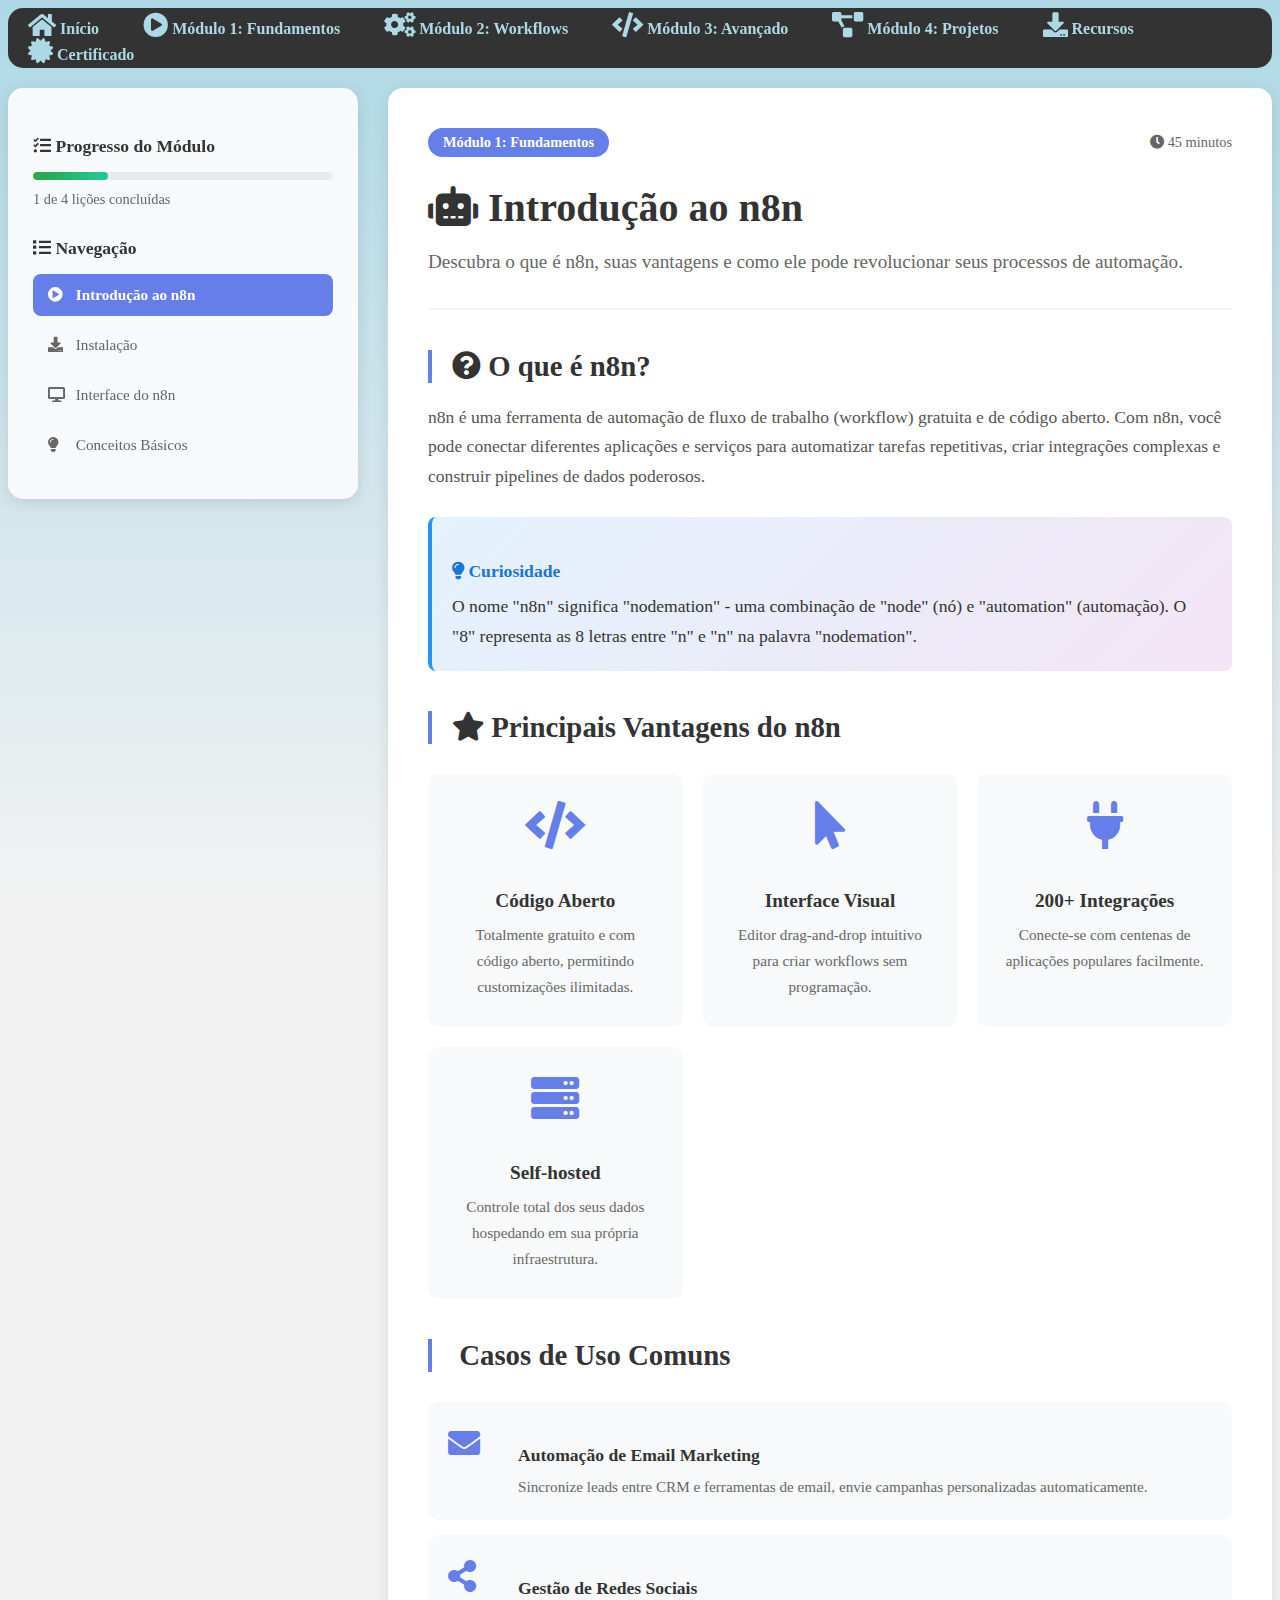
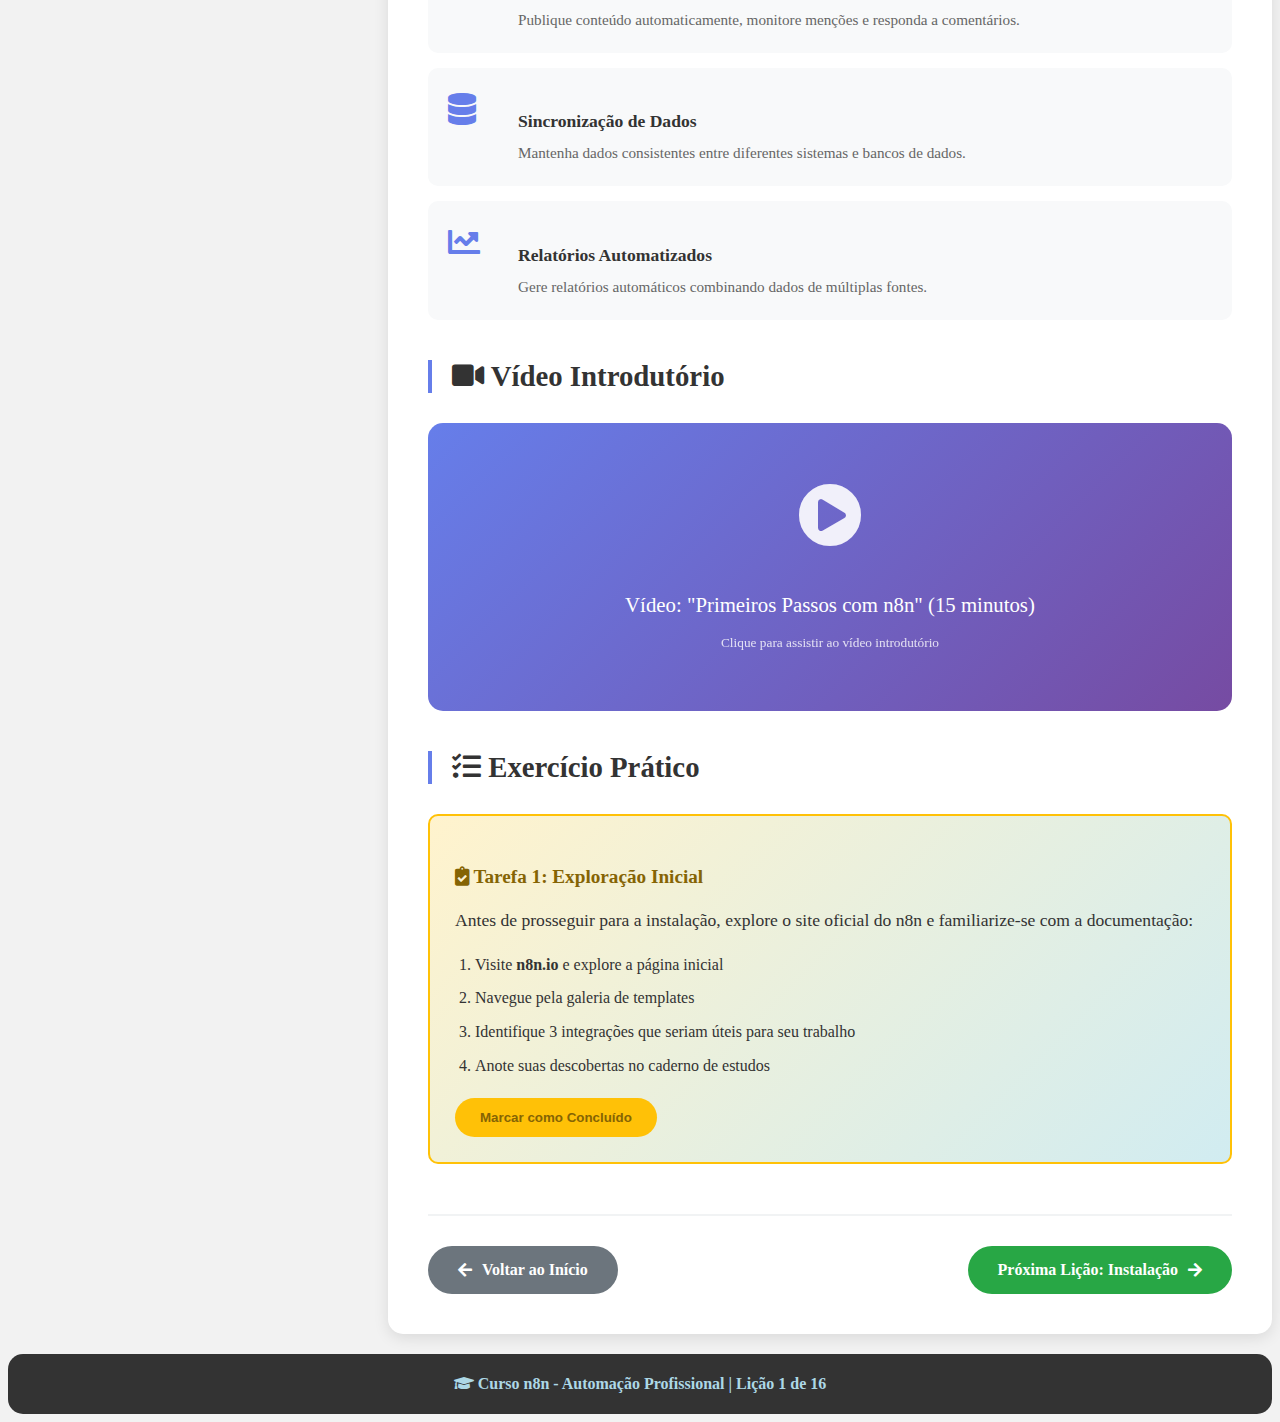
<file: modulo1-intro.html>
<!DOCTYPE html>
<html lang="pt-br">
<head>
  <link rel="icon" href="book.png">
  <meta charset="UTF-8">
  <meta http-equiv="X-UA-Compatible" content="IE=edge">
  <meta name="viewport" content="width=device-width, initial-scale=1.0">
  <title>Módulo 1: Introdução ao n8n - Curso n8n</title>
  <link rel="stylesheet" href="https://cdnjs.cloudflare.com/ajax/libs/font-awesome/5.15.3/css/all.min.css">
  <link rel="stylesheet" href="estilo.css">
  <link rel="stylesheet" href="lesson.css">
</head>
<body>
  <div class="menu">
    <ul>
      <li>
        <a href="index.html"><i class="fas fa-home" style="font-size:25px;color:lightblue;"></i> Início</a>
      </li>
      <li>
        <a href="#"><i class="fas fa-play-circle" style="font-size:25px;color:lightblue;"></i> Módulo 1: Fundamentos</a>
        <ul class="submenu"> 
          <li><a href="modulo1-intro.html" class="active"><i class="fas fa-info-circle"></i> Introdução ao n8n</a></li>
          <li><a href="modulo1-instalacao.html"><i class="fas fa-download"></i> Instalação</a></li>
          <li><a href="modulo1-interface.html"><i class="fas fa-desktop"></i> Interface do n8n</a></li>
          <li><a href="modulo1-conceitos.html"><i class="fas fa-lightbulb"></i> Conceitos Básicos</a></li>
        </ul>
      </li>
      <li>
        <a href="#"><i class="fas fa-cogs" style="font-size:25px;color:lightblue;"></i> Módulo 2: Workflows</a>
        <ul class="submenu">
          <li><a href="modulo2-primeiro-workflow.html"><i class="fas fa-plus"></i> Primeiro Workflow</a></li>
          <li><a href="modulo2-nodes.html"><i class="fas fa-puzzle-piece"></i> Nodes Essenciais</a></li>
          <li><a href="modulo2-conectores.html"><i class="fas fa-link"></i> Conectores</a></li>
        </ul>
      </li>
      <li>
        <a href="#"><i class="fas fa-code" style="font-size:25px;color:lightblue;"></i> Módulo 3: Avançado</a>
        <ul class="submenu">
          <li><a href="modulo3-javascript.html"><i class="fab fa-js"></i> JavaScript no n8n</a></li>
          <li><a href="modulo3-apis.html"><i class="fas fa-exchange-alt"></i> APIs e Webhooks</a></li>
          <li><a href="modulo3-condicionais.html"><i class="fas fa-code-branch"></i> Lógica Condicional</a></li>
        </ul>
      </li>
      <li>
        <a href="#"><i class="fas fa-project-diagram" style="font-size:25px;color:lightblue;"></i> Módulo 4: Projetos</a>
        <ul class="submenu">
          <li><a href="projeto1.html"><i class="fas fa-envelope"></i> Automação de Email</a></li>
          <li><a href="projeto2.html"><i class="fas fa-share-alt"></i> Integração Redes Sociais</a></li>
          <li><a href="projeto3.html"><i class="fas fa-database"></i> Sincronização de Dados</a></li>
        </ul>
      </li>
      <li>
        <a href="recursos.html"><i class="fas fa-download" style="font-size:25px;color:lightblue;"></i> Recursos</a>
      </li>
      <li>
        <a href="certificado.html"><i class="fas fa-certificate" style="font-size:25px;color:lightblue;"></i> Certificado</a>
      </li>
    </ul>
  </div>

  <div class="lesson-container">
    <div class="lesson-sidebar">
      <div class="lesson-progress">
        <h4><i class="fas fa-tasks"></i> Progresso do Módulo</h4>
        <div class="progress-bar">
          <div class="progress-fill" style="width: 25%"></div>
        </div>
        <span class="progress-text">1 de 4 lições concluídas</span>
      </div>

      <div class="lesson-navigation">
        <h4><i class="fas fa-list"></i> Navegação</h4>
        <ul class="lesson-list">
          <li class="current"><a href="modulo1-intro.html"><i class="fas fa-play-circle"></i> Introdução ao n8n</a></li>
          <li><a href="modulo1-instalacao.html"><i class="fas fa-download"></i> Instalação</a></li>
          <li><a href="modulo1-interface.html"><i class="fas fa-desktop"></i> Interface do n8n</a></li>
          <li><a href="modulo1-conceitos.html"><i class="fas fa-lightbulb"></i> Conceitos Básicos</a></li>
        </ul>
      </div>
    </div>

    <div class="lesson-content">
      <div class="lesson-header">
        <div class="lesson-meta">
          <span class="lesson-module">Módulo 1: Fundamentos</span>
          <span class="lesson-duration"><i class="fas fa-clock"></i> 45 minutos</span>
        </div>
        <h1><i class="fas fa-robot"></i> Introdução ao n8n</h1>
        <p class="lesson-description">Descubra o que é n8n, suas vantagens e como ele pode revolucionar seus processos de automação.</p>
      </div>

      <div class="lesson-body">
        <section class="lesson-section">
          <h2><i class="fas fa-question-circle"></i> O que é n8n?</h2>
          <p>n8n é uma ferramenta de automação de fluxo de trabalho (workflow) gratuita e de código aberto. Com n8n, você pode conectar diferentes aplicações e serviços para automatizar tarefas repetitivas, criar integrações complexas e construir pipelines de dados poderosos.</p>
          
          <div class="info-box">
            <h4><i class="fas fa-lightbulb"></i> Curiosidade</h4>
            <p>O nome "n8n" significa "nodemation" - uma combinação de "node" (nó) e "automation" (automação). O "8" representa as 8 letras entre "n" e "n" na palavra "nodemation".</p>
          </div>
        </section>

        <section class="lesson-section">
          <h2><i class="fas fa-star"></i> Principais Vantagens do n8n</h2>
          <div class="advantages-grid">
            <div class="advantage-card">
              <i class="fas fa-code"></i>
              <h4>Código Aberto</h4>
              <p>Totalmente gratuito e com código aberto, permitindo customizações ilimitadas.</p>
            </div>
            <div class="advantage-card">
              <i class="fas fa-mouse-pointer"></i>
              <h4>Interface Visual</h4>
              <p>Editor drag-and-drop intuitivo para criar workflows sem programação.</p>
            </div>
            <div class="advantage-card">
              <i class="fas fa-plug"></i>
              <h4>200+ Integrações</h4>
              <p>Conecte-se com centenas de aplicações populares facilmente.</p>
            </div>
            <div class="advantage-card">
              <i class="fas fa-server"></i>
              <h4>Self-hosted</h4>
              <p>Controle total dos seus dados hospedando em sua própria infraestrutura.</p>
            </div>
          </div>
        </section>

        <section class="lesson-section">
          <h2><i class="fas fa-use-case"></i> Casos de Uso Comuns</h2>
          <div class="use-cases">
            <div class="use-case">
              <i class="fas fa-envelope"></i>
              <div>
                <h4>Automação de Email Marketing</h4>
                <p>Sincronize leads entre CRM e ferramentas de email, envie campanhas personalizadas automaticamente.</p>
              </div>
            </div>
            <div class="use-case">
              <i class="fas fa-share-alt"></i>
              <div>
                <h4>Gestão de Redes Sociais</h4>
                <p>Publique conteúdo automaticamente, monitore menções e responda a comentários.</p>
              </div>
            </div>
            <div class="use-case">
              <i class="fas fa-database"></i>
              <div>
                <h4>Sincronização de Dados</h4>
                <p>Mantenha dados consistentes entre diferentes sistemas e bancos de dados.</p>
              </div>
            </div>
            <div class="use-case">
              <i class="fas fa-chart-line"></i>
              <div>
                <h4>Relatórios Automatizados</h4>
                <p>Gere relatórios automáticos combinando dados de múltiplas fontes.</p>
              </div>
            </div>
          </div>
        </section>

        <section class="lesson-section">
          <h2><i class="fas fa-video"></i> Vídeo Introdutório</h2>
          <div class="video-container">
            <div class="video-placeholder">
              <i class="fas fa-play-circle"></i>
              <p>Vídeo: "Primeiros Passos com n8n" (15 minutos)</p>
              <small>Clique para assistir ao vídeo introdutório</small>
            </div>
          </div>
        </section>

        <section class="lesson-section">
          <h2><i class="fas fa-tasks"></i> Exercício Prático</h2>
          <div class="exercise-box">
            <h4><i class="fas fa-clipboard-check"></i> Tarefa 1: Exploração Inicial</h4>
            <p>Antes de prosseguir para a instalação, explore o site oficial do n8n e familiarize-se com a documentação:</p>
            <ol>
              <li>Visite <strong>n8n.io</strong> e explore a página inicial</li>
              <li>Navegue pela galeria de templates</li>
              <li>Identifique 3 integrações que seriam úteis para seu trabalho</li>
              <li>Anote suas descobertas no caderno de estudos</li>
            </ol>
            <button class="btn-complete-task" onclick="completeTask(1)">Marcar como Concluído</button>
          </div>
        </section>

        <div class="lesson-navigation-buttons">
          <a href="index.html" class="btn-prev"><i class="fas fa-arrow-left"></i> Voltar ao Início</a>
          <a href="modulo1-instalacao.html" class="btn-next">Próxima Lição: Instalação <i class="fas fa-arrow-right"></i></a>
        </div>
      </div>
    </div>
  </div>

  <div class="footer">
    <p><i class="fas fa-graduation-cap"></i> Curso n8n - Automação Profissional | Lição 1 de 16</p>
  </div>

  <script>
    function completeTask(taskNumber) {
      const button = event.target;
      button.innerHTML = '<i class="fas fa-check"></i> Concluído!';
      button.style.background = '#28a745';
      button.disabled = true;
      
      // Update progress (simplified for demo)
      const progressFill = document.querySelector('.progress-fill');
      progressFill.style.width = '50%';
      document.querySelector('.progress-text').textContent = '1 de 4 lições concluídas (50%)';
    }
  </script>
</body>
</html>
</file>
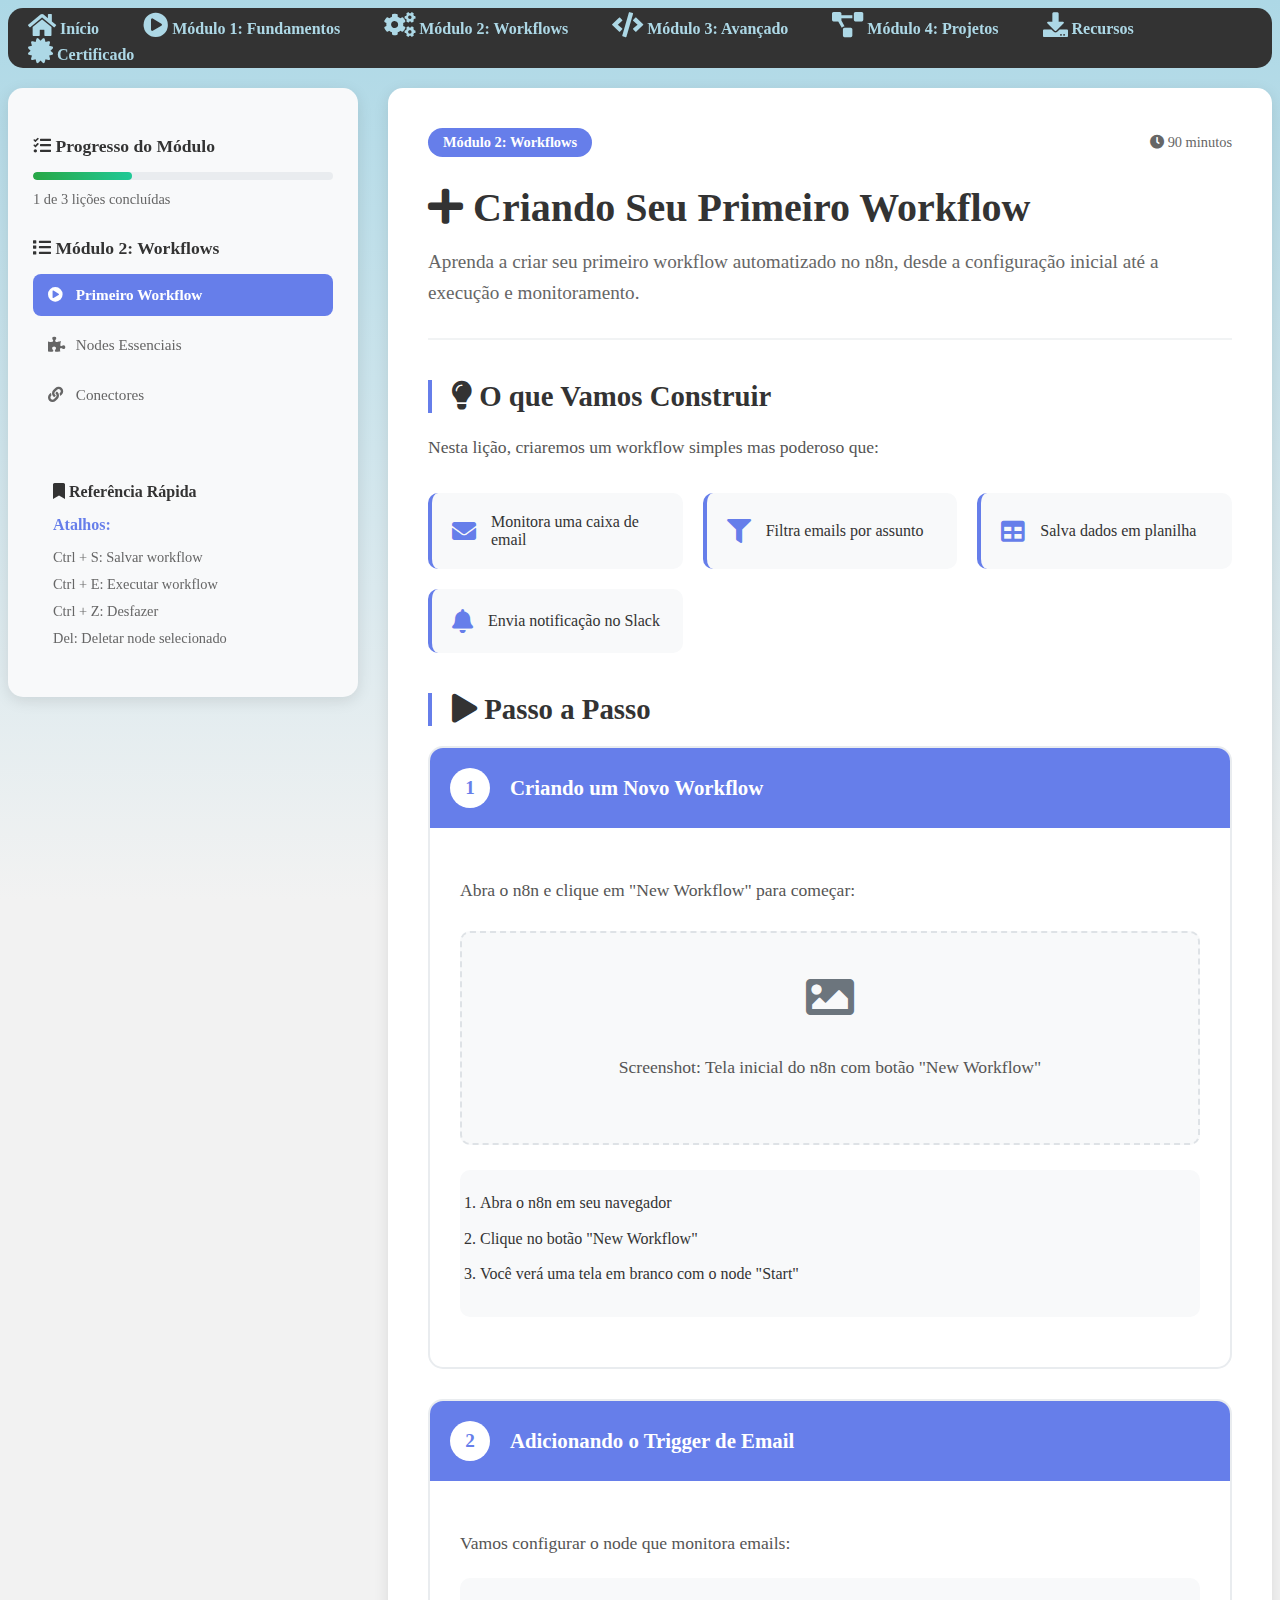
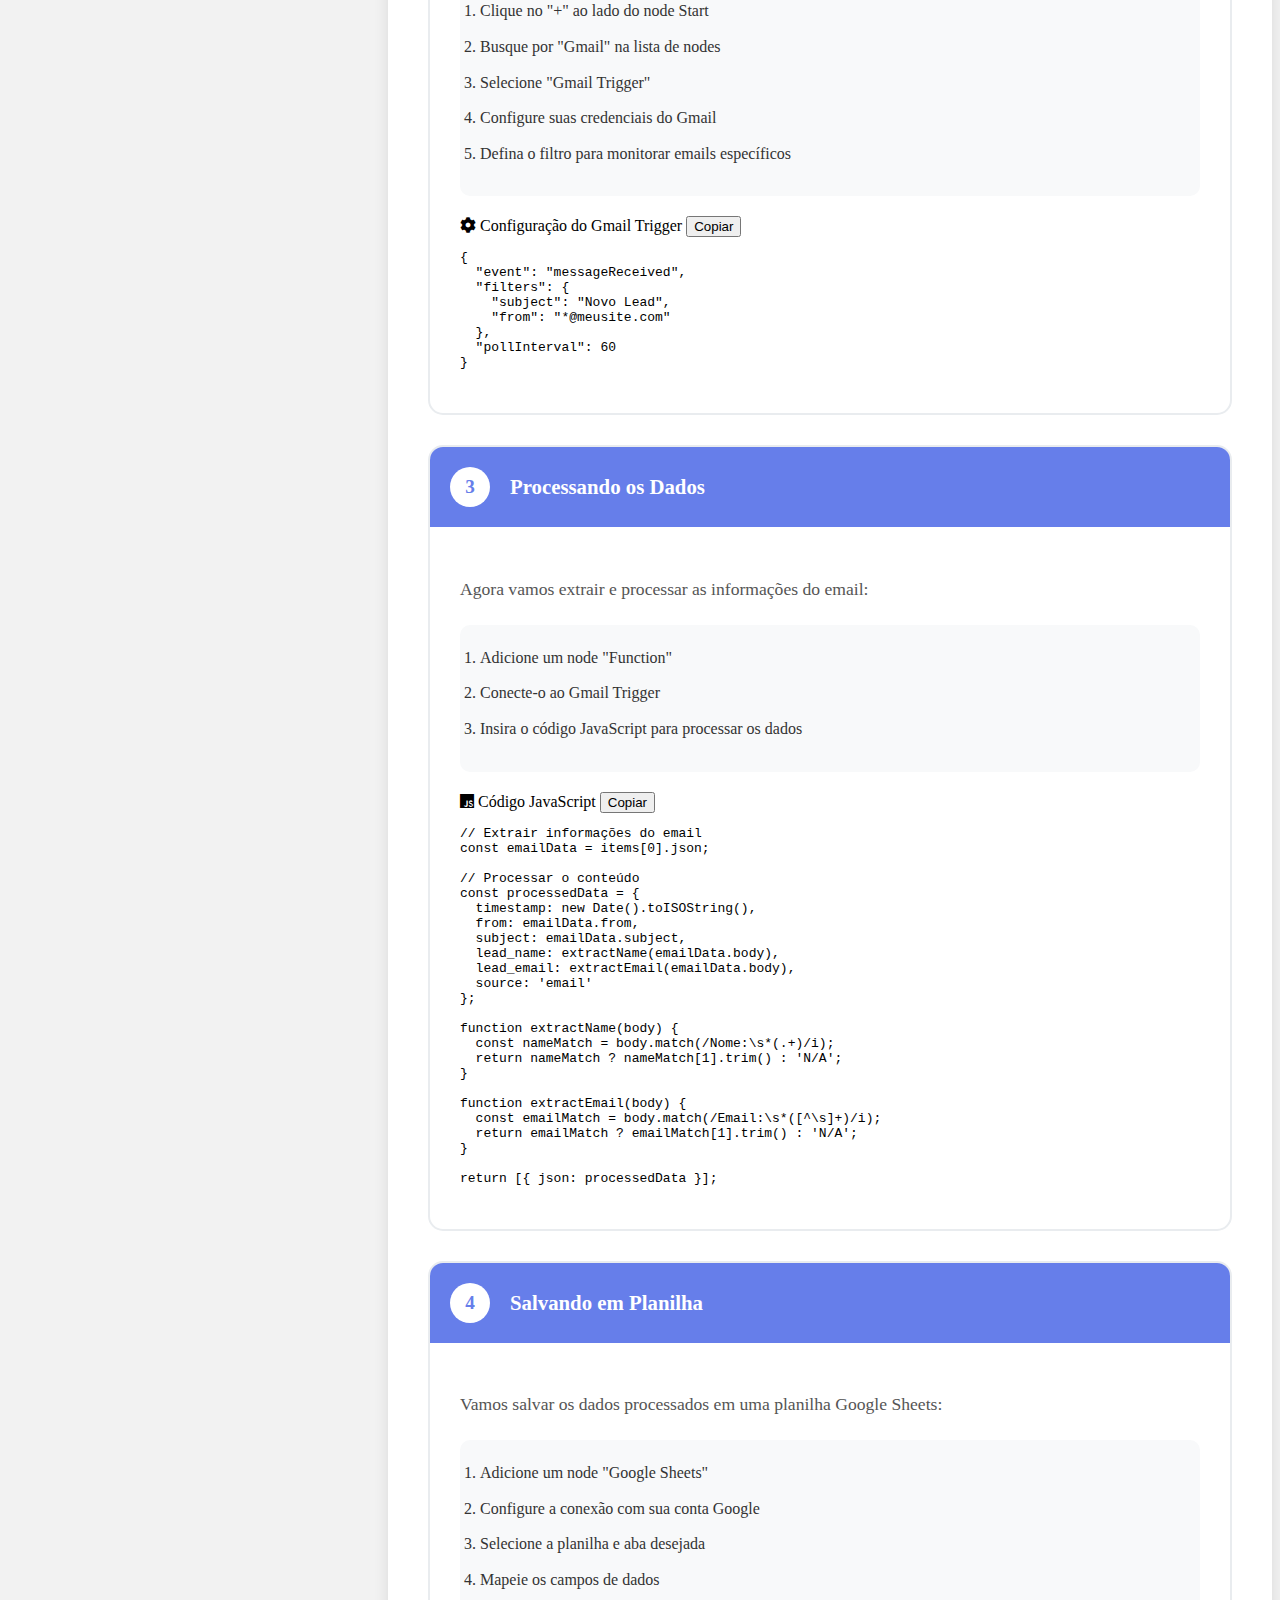
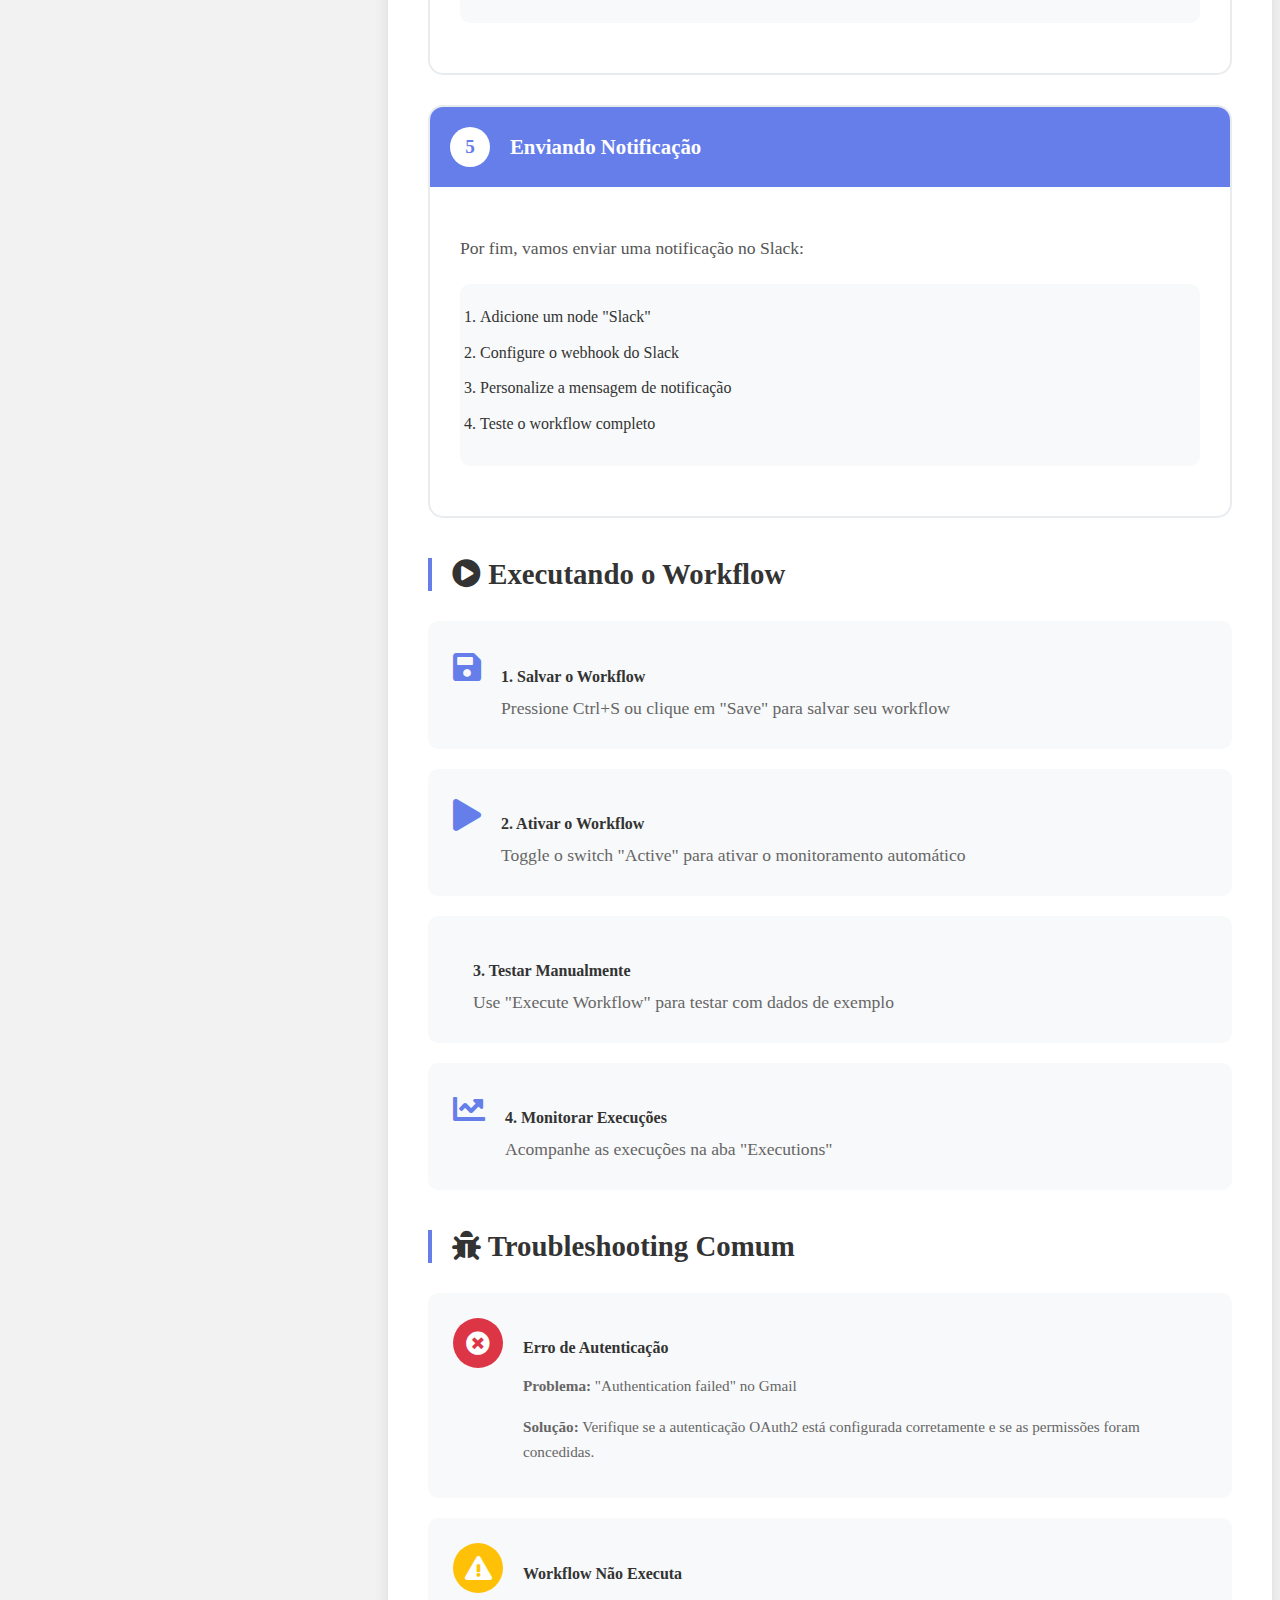
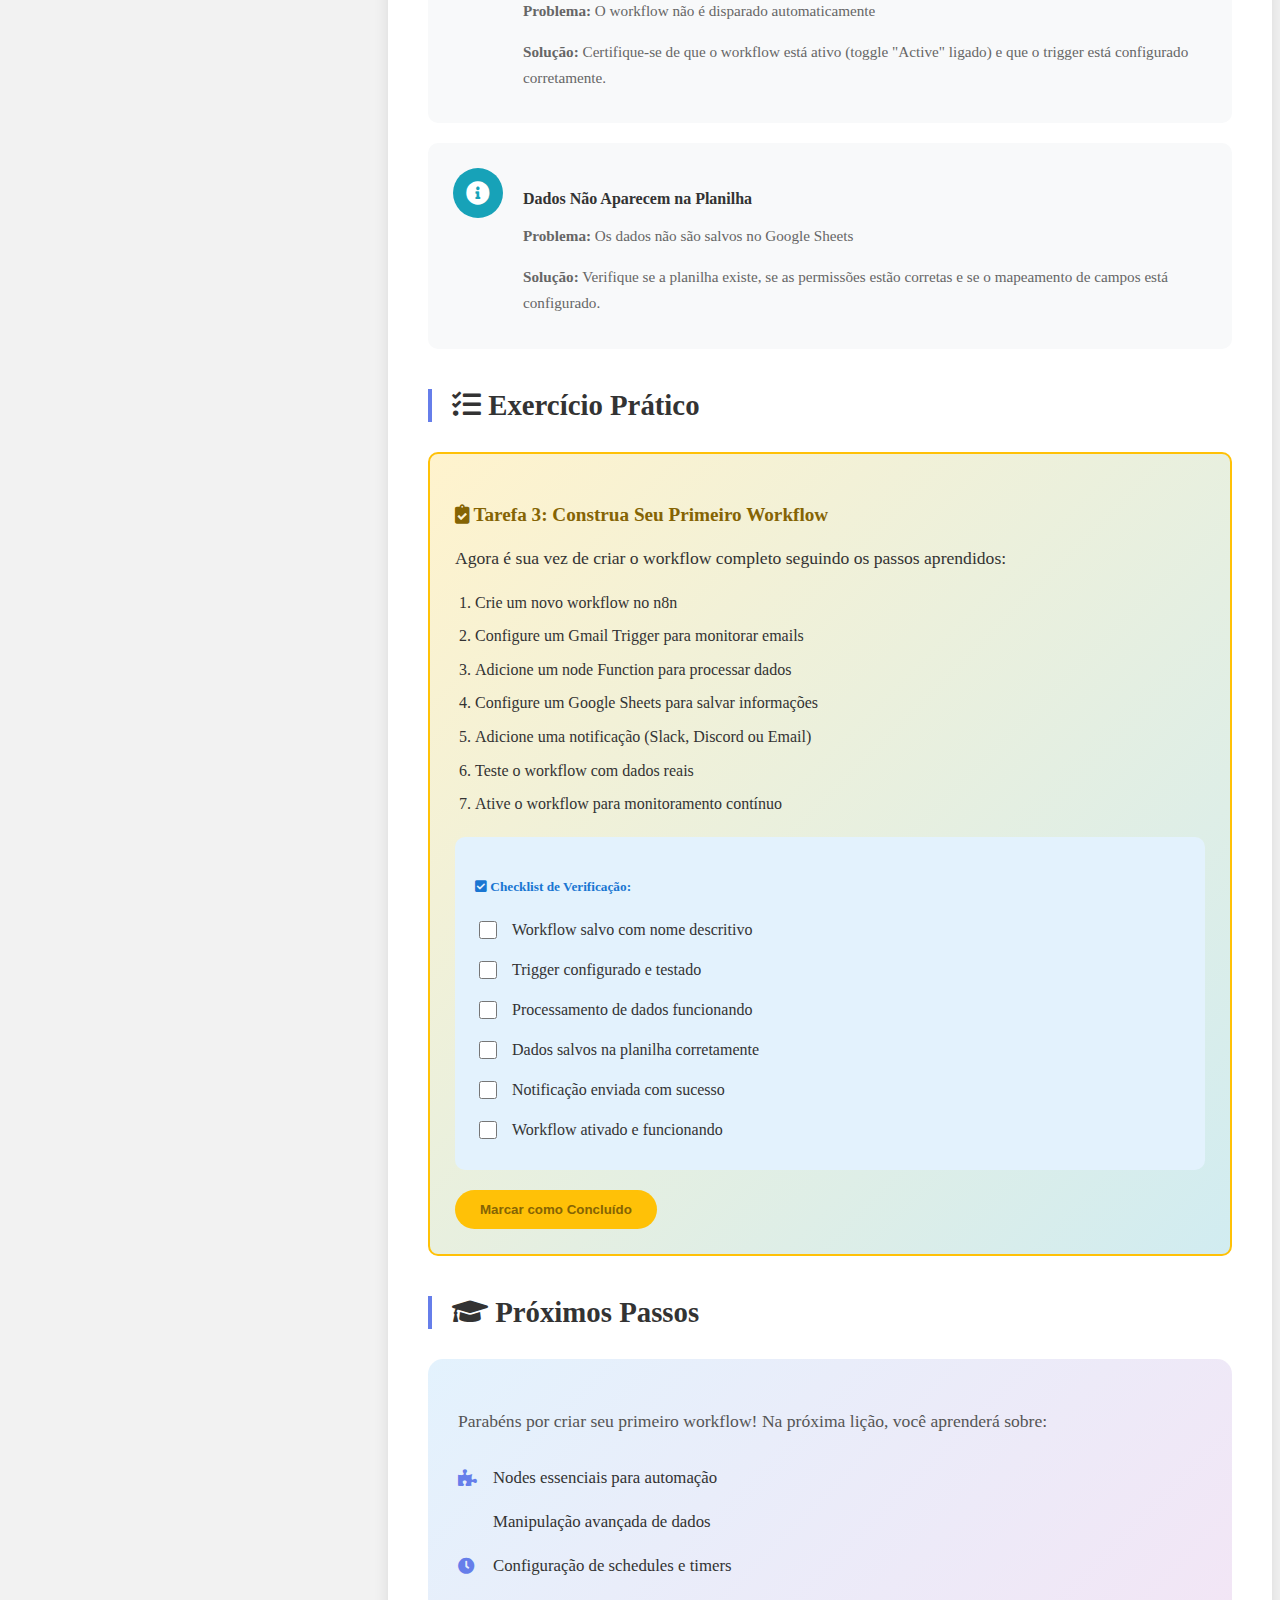
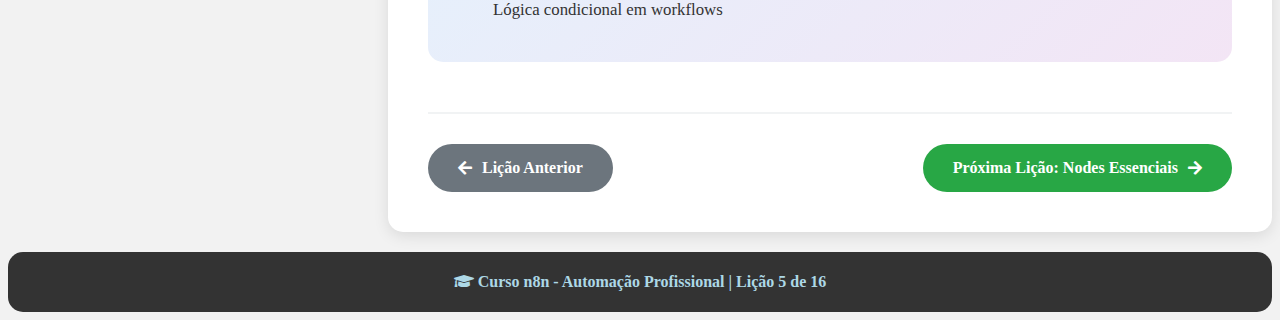
<file: modulo2-primeiro-workflow.html>
<!DOCTYPE html>
<html lang="pt-br">
<head>
  <link rel="icon" href="book.png">
  <meta charset="UTF-8">
  <meta http-equiv="X-UA-Compatible" content="IE=edge">
  <meta name="viewport" content="width=device-width, initial-scale=1.0">
  <title>Primeiro Workflow - Curso n8n</title>
  <link rel="stylesheet" href="https://cdnjs.cloudflare.com/ajax/libs/font-awesome/5.15.3/css/all.min.css">
  <link rel="stylesheet" href="estilo.css">
  <link rel="stylesheet" href="lesson.css">
</head>
<body>
  <div class="menu">
    <ul>
      <li>
        <a href="index.html"><i class="fas fa-home" style="font-size:25px;color:lightblue;"></i> Início</a>
      </li>
      <li>
        <a href="#"><i class="fas fa-play-circle" style="font-size:25px;color:lightblue;"></i> Módulo 1: Fundamentos</a>
        <ul class="submenu"> 
          <li><a href="modulo1-intro.html"><i class="fas fa-info-circle"></i> Introdução ao n8n</a></li>
          <li><a href="modulo1-instalacao.html"><i class="fas fa-download"></i> Instalação</a></li>
          <li><a href="modulo1-interface.html"><i class="fas fa-desktop"></i> Interface do n8n</a></li>
          <li><a href="modulo1-conceitos.html"><i class="fas fa-lightbulb"></i> Conceitos Básicos</a></li>
        </ul>
      </li>
      <li>
        <a href="#"><i class="fas fa-cogs" style="font-size:25px;color:lightblue;"></i> Módulo 2: Workflows</a>
        <ul class="submenu">
          <li><a href="modulo2-primeiro-workflow.html" class="active"><i class="fas fa-plus"></i> Primeiro Workflow</a></li>
          <li><a href="modulo2-nodes.html"><i class="fas fa-puzzle-piece"></i> Nodes Essenciais</a></li>
          <li><a href="modulo2-conectores.html"><i class="fas fa-link"></i> Conectores</a></li>
        </ul>
      </li>
      <li>
        <a href="#"><i class="fas fa-code" style="font-size:25px;color:lightblue;"></i> Módulo 3: Avançado</a>
        <ul class="submenu">
          <li><a href="modulo3-javascript.html"><i class="fab fa-js"></i> JavaScript no n8n</a></li>
          <li><a href="modulo3-apis.html"><i class="fas fa-exchange-alt"></i> APIs e Webhooks</a></li>
          <li><a href="modulo3-condicionais.html"><i class="fas fa-code-branch"></i> Lógica Condicional</a></li>
        </ul>
      </li>
      <li>
        <a href="#"><i class="fas fa-project-diagram" style="font-size:25px;color:lightblue;"></i> Módulo 4: Projetos</a>
        <ul class="submenu">
          <li><a href="projeto1.html"><i class="fas fa-envelope"></i> Automação de Email</a></li>
          <li><a href="projeto2.html"><i class="fas fa-share-alt"></i> Integração Redes Sociais</a></li>
          <li><a href="projeto3.html"><i class="fas fa-database"></i> Sincronização de Dados</a></li>
        </ul>
      </li>
      <li>
        <a href="recursos.html"><i class="fas fa-download" style="font-size:25px;color:lightblue;"></i> Recursos</a>
      </li>
      <li>
        <a href="certificado.html"><i class="fas fa-certificate" style="font-size:25px;color:lightblue;"></i> Certificado</a>
      </li>
    </ul>
  </div>

  <div class="lesson-container">
    <div class="lesson-sidebar">
      <div class="lesson-progress">
        <h4><i class="fas fa-tasks"></i> Progresso do Módulo</h4>
        <div class="progress-bar">
          <div class="progress-fill" style="width: 33%"></div>
        </div>
        <span class="progress-text">1 de 3 lições concluídas</span>
      </div>

      <div class="lesson-navigation">
        <h4><i class="fas fa-list"></i> Módulo 2: Workflows</h4>
        <ul class="lesson-list">
          <li class="current"><a href="modulo2-primeiro-workflow.html"><i class="fas fa-play-circle"></i> Primeiro Workflow</a></li>
          <li><a href="modulo2-nodes.html"><i class="fas fa-puzzle-piece"></i> Nodes Essenciais</a></li>
          <li><a href="modulo2-conectores.html"><i class="fas fa-link"></i> Conectores</a></li>
        </ul>
      </div>

      <div class="quick-reference">
        <h4><i class="fas fa-bookmark"></i> Referência Rápida</h4>
        <div class="reference-item">
          <strong>Atalhos:</strong>
          <ul>
            <li>Ctrl + S: Salvar workflow</li>
            <li>Ctrl + E: Executar workflow</li>
            <li>Ctrl + Z: Desfazer</li>
            <li>Del: Deletar node selecionado</li>
          </ul>
        </div>
      </div>
    </div>

    <div class="lesson-content">
      <div class="lesson-header">
        <div class="lesson-meta">
          <span class="lesson-module">Módulo 2: Workflows</span>
          <span class="lesson-duration"><i class="fas fa-clock"></i> 90 minutos</span>
        </div>
        <h1><i class="fas fa-plus"></i> Criando Seu Primeiro Workflow</h1>
        <p class="lesson-description">Aprenda a criar seu primeiro workflow automatizado no n8n, desde a configuração inicial até a execução e monitoramento.</p>
      </div>

      <div class="lesson-body">
        <section class="lesson-section">
          <h2><i class="fas fa-lightbulb"></i> O que Vamos Construir</h2>
          <p>Nesta lição, criaremos um workflow simples mas poderoso que:</p>
          
          <div class="workflow-goals">
            <div class="goal">
              <i class="fas fa-envelope"></i>
              <span>Monitora uma caixa de email</span>
            </div>
            <div class="goal">
              <i class="fas fa-filter"></i>
              <span>Filtra emails por assunto</span>
            </div>
            <div class="goal">
              <i class="fas fa-table"></i>
              <span>Salva dados em planilha</span>
            </div>
            <div class="goal">
              <i class="fas fa-bell"></i>
              <span>Envia notificação no Slack</span>
            </div>
          </div>
        </section>

        <section class="lesson-section">
          <h2><i class="fas fa-play"></i> Passo a Passo</h2>
          
          <div class="tutorial-step">
            <div class="step-header">
              <span class="step-number">1</span>
              <h3>Criando um Novo Workflow</h3>
            </div>
            <div class="step-content">
              <p>Abra o n8n e clique em "New Workflow" para começar:</p>
              <div class="step-image">
                <div class="image-placeholder">
                  <i class="fas fa-image"></i>
                  <p>Screenshot: Tela inicial do n8n com botão "New Workflow"</p>
                </div>
              </div>
              <div class="step-instructions">
                <ol>
                  <li>Abra o n8n em seu navegador</li>
                  <li>Clique no botão "New Workflow"</li>
                  <li>Você verá uma tela em branco com o node "Start"</li>
                </ol>
              </div>
            </div>
          </div>

          <div class="tutorial-step">
            <div class="step-header">
              <span class="step-number">2</span>
              <h3>Adicionando o Trigger de Email</h3>
            </div>
            <div class="step-content">
              <p>Vamos configurar o node que monitora emails:</p>
              <div class="step-instructions">
                <ol>
                  <li>Clique no "+" ao lado do node Start</li>
                  <li>Busque por "Gmail" na lista de nodes</li>
                  <li>Selecione "Gmail Trigger"</li>
                  <li>Configure suas credenciais do Gmail</li>
                  <li>Defina o filtro para monitorar emails específicos</li>
                </ol>
              </div>
              
              <div class="code-block">
                <div class="code-header">
                  <span><i class="fas fa-cog"></i> Configuração do Gmail Trigger</span>
                  <button class="copy-btn" onclick="copyCode(this)">Copiar</button>
                </div>
                <pre><code>{
  "event": "messageReceived",
  "filters": {
    "subject": "Novo Lead",
    "from": "*@meusite.com"
  },
  "pollInterval": 60
}</code></pre>
              </div>
            </div>
          </div>

          <div class="tutorial-step">
            <div class="step-header">
              <span class="step-number">3</span>
              <h3>Processando os Dados</h3>
            </div>
            <div class="step-content">
              <p>Agora vamos extrair e processar as informações do email:</p>
              <div class="step-instructions">
                <ol>
                  <li>Adicione um node "Function"</li>
                  <li>Conecte-o ao Gmail Trigger</li>
                  <li>Insira o código JavaScript para processar os dados</li>
                </ol>
              </div>
              
              <div class="code-block">
                <div class="code-header">
                  <span><i class="fab fa-js"></i> Código JavaScript</span>
                  <button class="copy-btn" onclick="copyCode(this)">Copiar</button>
                </div>
                <pre><code>// Extrair informações do email
const emailData = items[0].json;

// Processar o conteúdo
const processedData = {
  timestamp: new Date().toISOString(),
  from: emailData.from,
  subject: emailData.subject,
  lead_name: extractName(emailData.body),
  lead_email: extractEmail(emailData.body),
  source: 'email'
};

function extractName(body) {
  const nameMatch = body.match(/Nome:\s*(.+)/i);
  return nameMatch ? nameMatch[1].trim() : 'N/A';
}

function extractEmail(body) {
  const emailMatch = body.match(/Email:\s*([^\s]+)/i);
  return emailMatch ? emailMatch[1].trim() : 'N/A';
}

return [{ json: processedData }];</code></pre>
              </div>
            </div>
          </div>

          <div class="tutorial-step">
            <div class="step-header">
              <span class="step-number">4</span>
              <h3>Salvando em Planilha</h3>
            </div>
            <div class="step-content">
              <p>Vamos salvar os dados processados em uma planilha Google Sheets:</p>
              <div class="step-instructions">
                <ol>
                  <li>Adicione um node "Google Sheets"</li>
                  <li>Configure a conexão com sua conta Google</li>
                  <li>Selecione a planilha e aba desejada</li>
                  <li>Mapeie os campos de dados</li>
                </ol>
              </div>
            </div>
          </div>

          <div class="tutorial-step">
            <div class="step-header">
              <span class="step-number">5</span>
              <h3>Enviando Notificação</h3>
            </div>
            <div class="step-content">
              <p>Por fim, vamos enviar uma notificação no Slack:</p>
              <div class="step-instructions">
                <ol>
                  <li>Adicione um node "Slack"</li>
                  <li>Configure o webhook do Slack</li>
                  <li>Personalize a mensagem de notificação</li>
                  <li>Teste o workflow completo</li>
                </ol>
              </div>
            </div>
          </div>
        </section>

        <section class="lesson-section">
          <h2><i class="fas fa-play-circle"></i> Executando o Workflow</h2>
          <div class="execution-guide">
            <div class="execution-step">
              <i class="fas fa-save"></i>
              <div>
                <h4>1. Salvar o Workflow</h4>
                <p>Pressione Ctrl+S ou clique em "Save" para salvar seu workflow</p>
              </div>
            </div>
            <div class="execution-step">
              <i class="fas fa-play"></i>
              <div>
                <h4>2. Ativar o Workflow</h4>
                <p>Toggle o switch "Active" para ativar o monitoramento automático</p>
              </div>
            </div>
            <div class="execution-step">
              <i class="fas fa-test-tube"></i>
              <div>
                <h4>3. Testar Manualmente</h4>
                <p>Use "Execute Workflow" para testar com dados de exemplo</p>
              </div>
            </div>
            <div class="execution-step">
              <i class="fas fa-chart-line"></i>
              <div>
                <h4>4. Monitorar Execuções</h4>
                <p>Acompanhe as execuções na aba "Executions"</p>
              </div>
            </div>
          </div>
        </section>

        <section class="lesson-section">
          <h2><i class="fas fa-bug"></i> Troubleshooting Comum</h2>
          <div class="troubleshooting">
            <div class="trouble-item">
              <div class="trouble-icon error">
                <i class="fas fa-times-circle"></i>
              </div>
              <div class="trouble-content">
                <h4>Erro de Autenticação</h4>
                <p><strong>Problema:</strong> "Authentication failed" no Gmail</p>
                <p><strong>Solução:</strong> Verifique se a autenticação OAuth2 está configurada corretamente e se as permissões foram concedidas.</p>
              </div>
            </div>
            
            <div class="trouble-item">
              <div class="trouble-icon warning">
                <i class="fas fa-exclamation-triangle"></i>
              </div>
              <div class="trouble-content">
                <h4>Workflow Não Executa</h4>
                <p><strong>Problema:</strong> O workflow não é disparado automaticamente</p>
                <p><strong>Solução:</strong> Certifique-se de que o workflow está ativo (toggle "Active" ligado) e que o trigger está configurado corretamente.</p>
              </div>
            </div>
            
            <div class="trouble-item">
              <div class="trouble-icon info">
                <i class="fas fa-info-circle"></i>
              </div>
              <div class="trouble-content">
                <h4>Dados Não Aparecem na Planilha</h4>
                <p><strong>Problema:</strong> Os dados não são salvos no Google Sheets</p>
                <p><strong>Solução:</strong> Verifique se a planilha existe, se as permissões estão corretas e se o mapeamento de campos está configurado.</p>
              </div>
            </div>
          </div>
        </section>

        <section class="lesson-section">
          <h2><i class="fas fa-tasks"></i> Exercício Prático</h2>
          <div class="exercise-box">
            <h4><i class="fas fa-clipboard-check"></i> Tarefa 3: Construa Seu Primeiro Workflow</h4>
            <p>Agora é sua vez de criar o workflow completo seguindo os passos aprendidos:</p>
            <ol>
              <li>Crie um novo workflow no n8n</li>
              <li>Configure um Gmail Trigger para monitorar emails</li>
              <li>Adicione um node Function para processar dados</li>
              <li>Configure um Google Sheets para salvar informações</li>
              <li>Adicione uma notificação (Slack, Discord ou Email)</li>
              <li>Teste o workflow com dados reais</li>
              <li>Ative o workflow para monitoramento contínuo</li>
            </ol>
            
            <div class="exercise-checklist">
              <h5><i class="fas fa-check-square"></i> Checklist de Verificação:</h5>
              <div class="checklist-item">
                <input type="checkbox" id="check1">
                <label for="check1">Workflow salvo com nome descritivo</label>
              </div>
              <div class="checklist-item">
                <input type="checkbox" id="check2">
                <label for="check2">Trigger configurado e testado</label>
              </div>
              <div class="checklist-item">
                <input type="checkbox" id="check3">
                <label for="check3">Processamento de dados funcionando</label>
              </div>
              <div class="checklist-item">
                <input type="checkbox" id="check4">
                <label for="check4">Dados salvos na planilha corretamente</label>
              </div>
              <div class="checklist-item">
                <input type="checkbox" id="check5">
                <label for="check5">Notificação enviada com sucesso</label>
              </div>
              <div class="checklist-item">
                <input type="checkbox" id="check6">
                <label for="check6">Workflow ativado e funcionando</label>
              </div>
            </div>
            
            <button class="btn-complete-task" onclick="completeTask(3, 'modulo2-primeiro-workflow')">Marcar como Concluído</button>
          </div>
        </section>

        <section class="lesson-section">
          <h2><i class="fas fa-graduation-cap"></i> Próximos Passos</h2>
          <div class="next-steps-preview">
            <p>Parabéns por criar seu primeiro workflow! Na próxima lição, você aprenderá sobre:</p>
            <ul class="preview-list">
              <li><i class="fas fa-puzzle-piece"></i> Nodes essenciais para automação</li>
              <li><i class="fas fa-data"></i> Manipulação avançada de dados</li>
              <li><i class="fas fa-clock"></i> Configuração de schedules e timers</li>
              <li><i class="fas fa-branch-code"></i> Lógica condicional em workflows</li>
            </ul>
          </div>
        </section>

        <div class="lesson-navigation-buttons">
          <a href="modulo1-conceitos.html" class="btn-prev"><i class="fas fa-arrow-left"></i> Lição Anterior</a>
          <a href="modulo2-nodes.html" class="btn-next">Próxima Lição: Nodes Essenciais <i class="fas fa-arrow-right"></i></a>
        </div>
      </div>
    </div>
  </div>

  <div class="footer">
    <p><i class="fas fa-graduation-cap"></i> Curso n8n - Automação Profissional | Lição 5 de 16</p>
  </div>

  <script src="curso-n8n.js"></script>
  <script>
    // Lesson-specific functionality
    document.addEventListener('DOMContentLoaded', function() {
      // Initialize checklist functionality
      const checkboxes = document.querySelectorAll('.checklist-item input[type="checkbox"]');
      checkboxes.forEach(checkbox => {
        checkbox.addEventListener('change', updateChecklistProgress);
      });
    });

    function updateChecklistProgress() {
      const checkboxes = document.querySelectorAll('.checklist-item input[type="checkbox"]');
      const completed = document.querySelectorAll('.checklist-item input[type="checkbox"]:checked').length;
      const total = checkboxes.length;
      const percentage = (completed / total) * 100;
      
      // Enable complete button when all items are checked
      const completeBtn = document.querySelector('.btn-complete-task');
      if (completed === total) {
        completeBtn.style.background = '#28a745';
        completeBtn.innerHTML = '<i class="fas fa-check"></i> Pronto para Concluir!';
      } else {
        completeBtn.style.background = '';
        completeBtn.innerHTML = 'Marcar como Concluído';
      }
    }
  </script>

  <style>
    .quick-reference {
      background: #f8f9fa;
      border-radius: 10px;
      padding: 20px;
      margin-top: 25px;
    }

    .quick-reference h4 {
      color: #333;
      margin-bottom: 15px;
    }

    .reference-item strong {
      color: #667eea;
      display: block;
      margin-bottom: 10px;
    }

    .reference-item ul {
      list-style: none;
      padding: 0;
      margin: 0;
    }

    .reference-item li {
      padding: 5px 0;
      color: #666;
      font-size: 0.9em;
    }

    .workflow-goals {
      display: grid;
      grid-template-columns: repeat(auto-fit, minmax(200px, 1fr));
      gap: 20px;
      margin: 30px 0;
    }

    .goal {
      display: flex;
      align-items: center;
      gap: 15px;
      padding: 20px;
      background: #f8f9fa;
      border-radius: 10px;
      border-left: 4px solid #667eea;
    }

    .goal i {
      font-size: 1.5em;
      color: #667eea;
    }

    .goal span {
      color: #333;
      font-weight: 500;
    }

    .tutorial-step {
      background: white;
      border: 2px solid #e9ecef;
      border-radius: 15px;
      margin-bottom: 30px;
      overflow: hidden;
      transition: all 0.3s ease;
    }

    .tutorial-step:hover {
      border-color: #667eea;
      box-shadow: 0 8px 25px rgba(0, 0, 0, 0.1);
    }

    .step-header {
      background: #667eea;
      color: white;
      padding: 20px;
      display: flex;
      align-items: center;
      gap: 20px;
    }

    .step-number {
      width: 40px;
      height: 40px;
      background: white;
      color: #667eea;
      border-radius: 50%;
      display: flex;
      align-items: center;
      justify-content: center;
      font-weight: bold;
      font-size: 1.2em;
    }

    .step-header h3 {
      margin: 0;
      font-size: 1.3em;
    }

    .step-content {
      padding: 30px;
    }

    .step-content p {
      margin-bottom: 20px;
      font-size: 1.1em;
      color: #555;
    }

    .step-image {
      margin: 25px 0;
    }

    .image-placeholder {
      background: #f8f9fa;
      border: 2px dashed #dee2e6;
      border-radius: 10px;
      padding: 40px;
      text-align: center;
      color: #6c757d;
    }

    .image-placeholder i {
      font-size: 3em;
      margin-bottom: 15px;
    }

    .step-instructions ol {
      background: #f8f9fa;
      border-radius: 10px;
      padding: 20px;
      margin: 20px 0;
    }

    .step-instructions li {
      margin-bottom: 10px;
      color: #333;
      line-height: 1.6;
    }

    .execution-guide {
      margin: 30px 0;
    }

    .execution-step {
      display: flex;
      align-items: flex-start;
      gap: 20px;
      padding: 25px;
      background: #f8f9fa;
      border-radius: 10px;
      margin-bottom: 20px;
      transition: all 0.3s ease;
    }

    .execution-step:hover {
      background: #e9ecef;
      transform: translateX(10px);
    }

    .execution-step i {
      font-size: 2em;
      color: #667eea;
      margin-top: 5px;
    }

    .execution-step h4 {
      color: #333;
      margin-bottom: 8px;
    }

    .execution-step p {
      color: #666;
      margin: 0;
    }

    .troubleshooting {
      margin: 30px 0;
    }

    .trouble-item {
      display: flex;
      align-items: flex-start;
      gap: 20px;
      padding: 25px;
      background: #f8f9fa;
      border-radius: 10px;
      margin-bottom: 20px;
    }

    .trouble-icon {
      width: 50px;
      height: 50px;
      border-radius: 50%;
      display: flex;
      align-items: center;
      justify-content: center;
      font-size: 1.5em;
      color: white;
      flex-shrink: 0;
    }

    .trouble-icon.error {
      background: #dc3545;
    }

    .trouble-icon.warning {
      background: #ffc107;
    }

    .trouble-icon.info {
      background: #17a2b8;
    }

    .trouble-content h4 {
      color: #333;
      margin-bottom: 10px;
    }

    .trouble-content p {
      color: #666;
      margin-bottom: 8px;
      font-size: 0.95em;
    }

    .exercise-checklist {
      background: #e3f2fd;
      border-radius: 10px;
      padding: 20px;
      margin: 20px 0;
    }

    .exercise-checklist h5 {
      color: #1976d2;
      margin-bottom: 15px;
    }

    .checklist-item {
      display: flex;
      align-items: center;
      gap: 12px;
      padding: 8px 0;
    }

    .checklist-item input[type="checkbox"] {
      width: 18px;
      height: 18px;
      accent-color: #667eea;
    }

    .checklist-item label {
      color: #333;
      cursor: pointer;
      user-select: none;
    }

    .checklist-item input[type="checkbox"]:checked + label {
      text-decoration: line-through;
      color: #6c757d;
    }

    .next-steps-preview {
      background: linear-gradient(135deg, #e3f2fd, #f3e5f5);
      border-radius: 15px;
      padding: 30px;
      margin: 30px 0;
    }

    .preview-list {
      list-style: none;
      padding: 0;
      margin: 20px 0 0 0;
    }

    .preview-list li {
      display: flex;
      align-items: center;
      gap: 15px;
      padding: 12px 0;
      color: #333;
      font-size: 1.05em;
    }

    .preview-list i {
      color: #667eea;
      width: 20px;
    }

    /* Responsive Design */
    @media (max-width: 768px) {
      .workflow-goals {
        grid-template-columns: 1fr;
      }

      .goal {
        flex-direction: column;
        text-align: center;
        gap: 10px;
      }

      .execution-step,
      .trouble-item {
        flex-direction: column;
        text-align: center;
        gap: 15px;
      }

      .step-header {
        flex-direction: column;
        text-align: center;
        gap: 15px;
      }
    }
  </style>
</body>
</html>
</file>
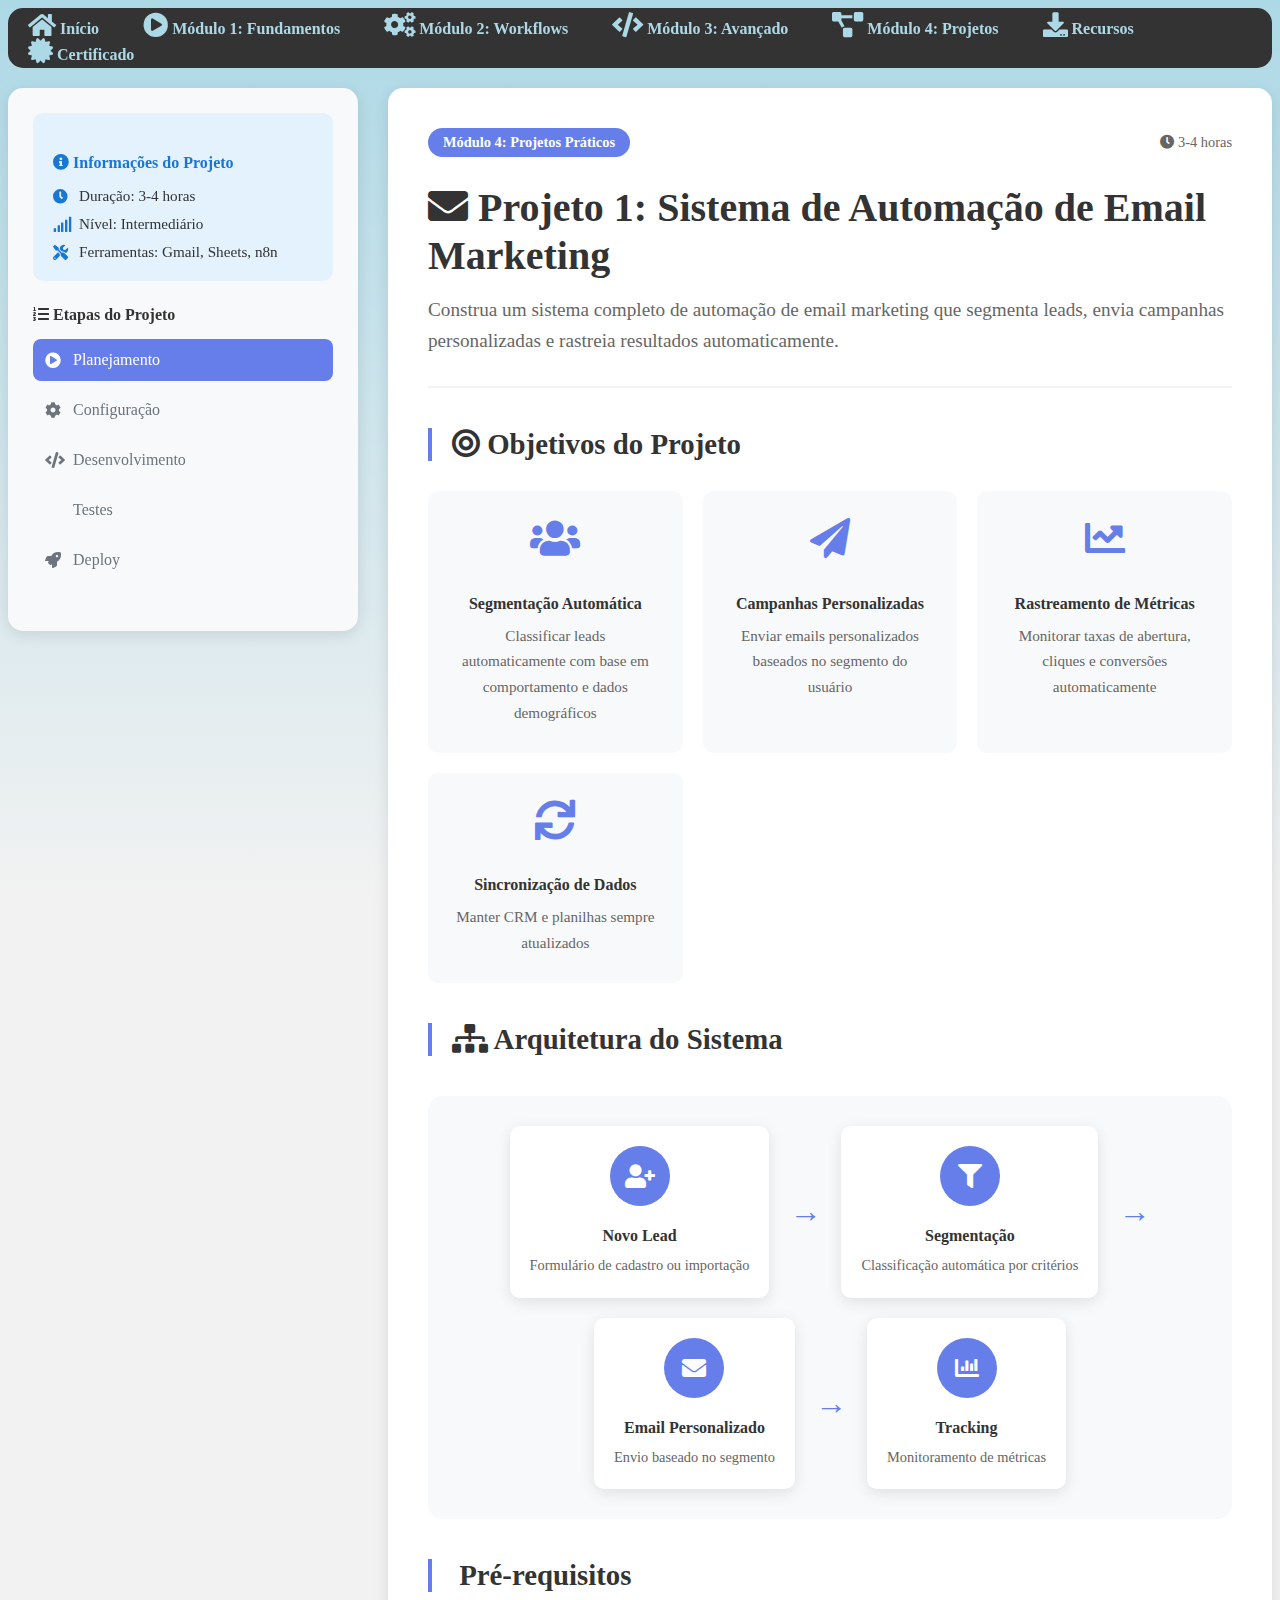
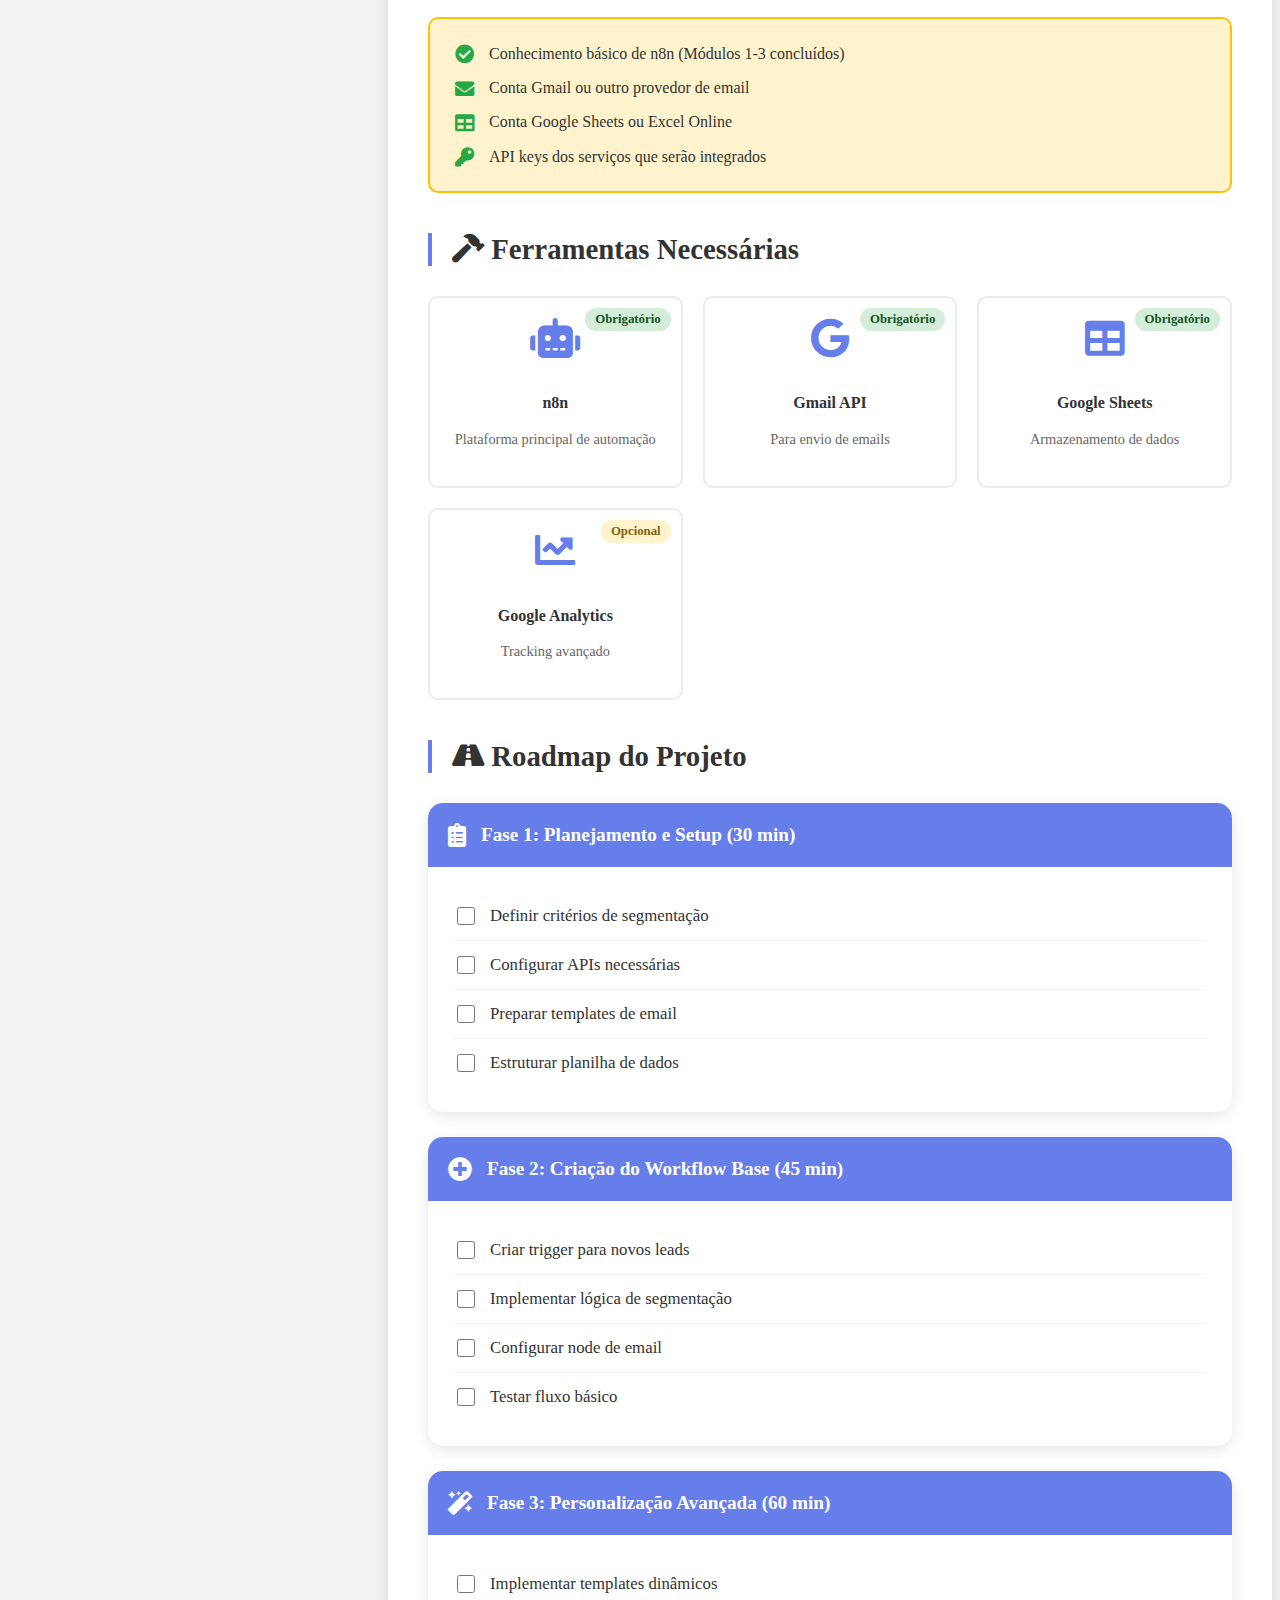
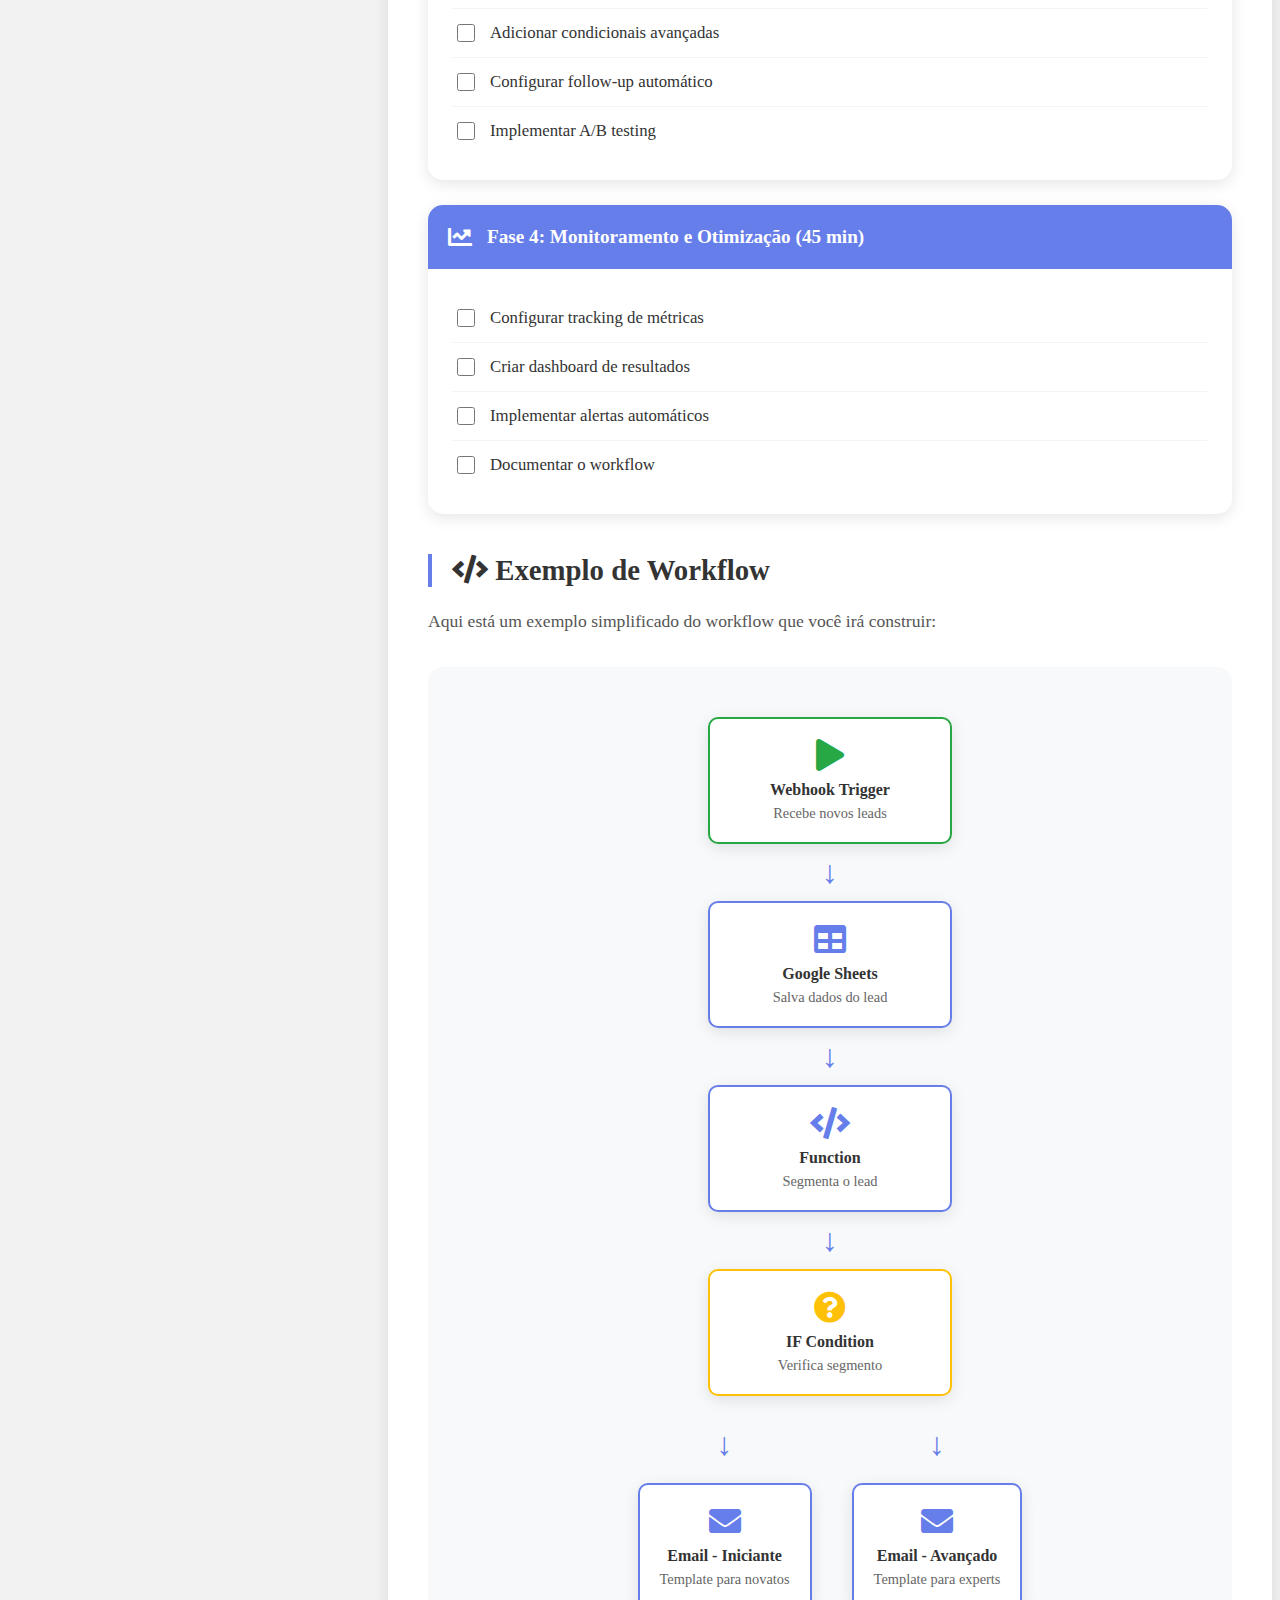
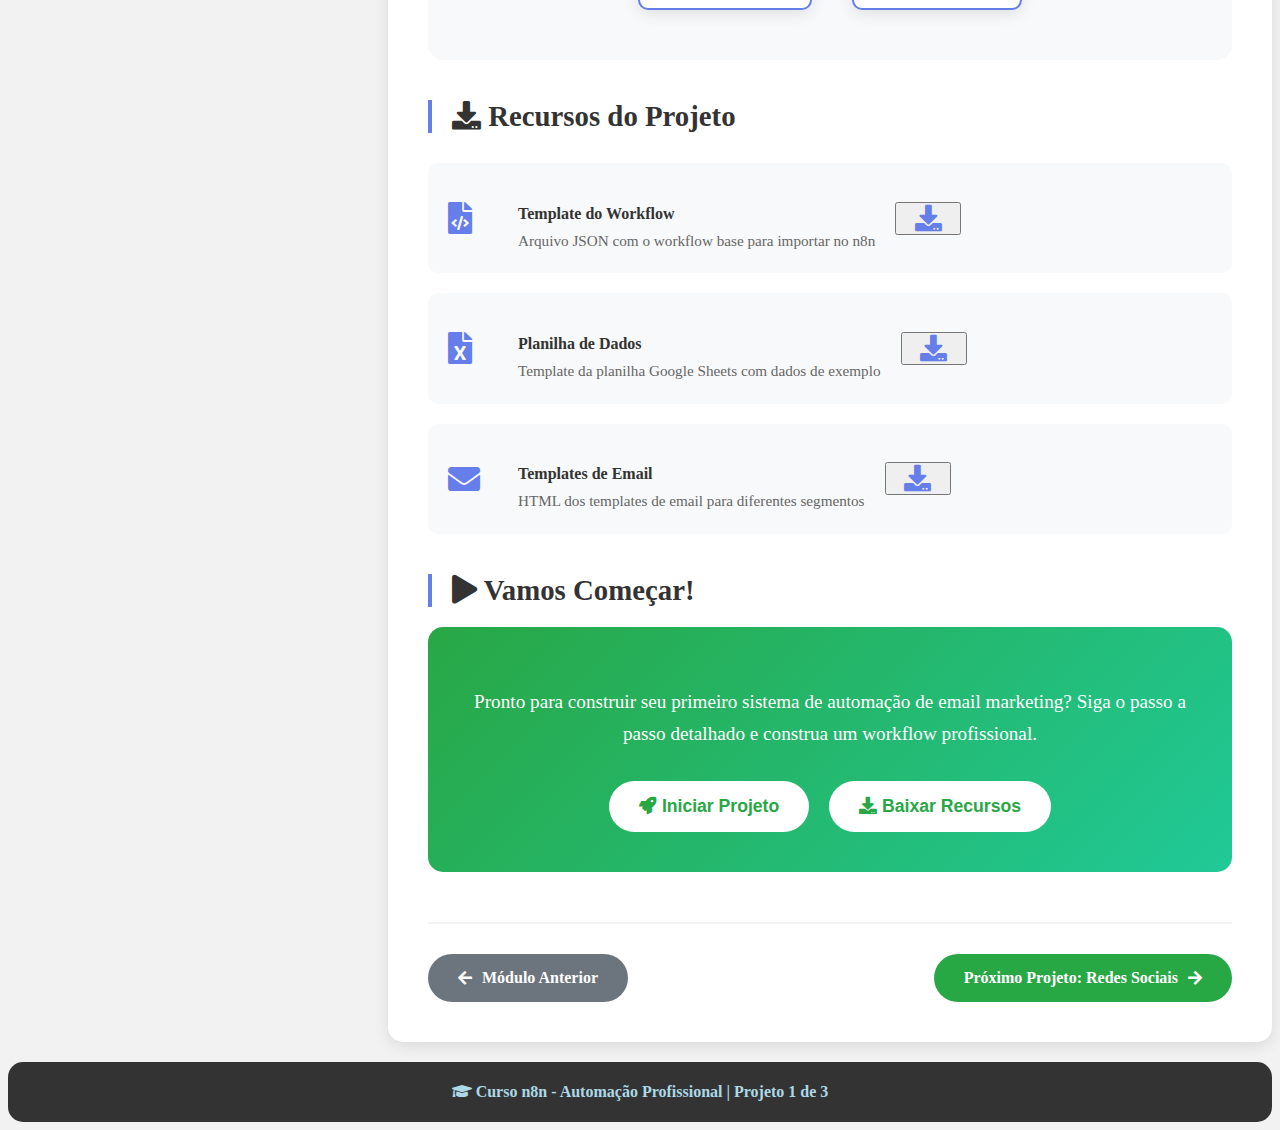
<file: projeto1.html>
<!DOCTYPE html>
<html lang="pt-br">
<head>
  <link rel="icon" href="book.png">
  <meta charset="UTF-8">
  <meta http-equiv="X-UA-Compatible" content="IE=edge">
  <meta name="viewport" content="width=device-width, initial-scale=1.0">
  <title>Projeto 1: Automação de Email - Curso n8n</title>
  <link rel="stylesheet" href="https://cdnjs.cloudflare.com/ajax/libs/font-awesome/5.15.3/css/all.min.css">
  <link rel="stylesheet" href="estilo.css">
  <link rel="stylesheet" href="lesson.css">
</head>
<body>
  <div class="menu">
    <ul>
      <li>
        <a href="index.html"><i class="fas fa-home" style="font-size:25px;color:lightblue;"></i> Início</a>
      </li>
      <li>
        <a href="#"><i class="fas fa-play-circle" style="font-size:25px;color:lightblue;"></i> Módulo 1: Fundamentos</a>
        <ul class="submenu"> 
          <li><a href="modulo1-intro.html"><i class="fas fa-info-circle"></i> Introdução ao n8n</a></li>
          <li><a href="modulo1-instalacao.html"><i class="fas fa-download"></i> Instalação</a></li>
          <li><a href="modulo1-interface.html"><i class="fas fa-desktop"></i> Interface do n8n</a></li>
          <li><a href="modulo1-conceitos.html"><i class="fas fa-lightbulb"></i> Conceitos Básicos</a></li>
        </ul>
      </li>
      <li>
        <a href="#"><i class="fas fa-cogs" style="font-size:25px;color:lightblue;"></i> Módulo 2: Workflows</a>
        <ul class="submenu">
          <li><a href="modulo2-primeiro-workflow.html"><i class="fas fa-plus"></i> Primeiro Workflow</a></li>
          <li><a href="modulo2-nodes.html"><i class="fas fa-puzzle-piece"></i> Nodes Essenciais</a></li>
          <li><a href="modulo2-conectores.html"><i class="fas fa-link"></i> Conectores</a></li>
        </ul>
      </li>
      <li>
        <a href="#"><i class="fas fa-code" style="font-size:25px;color:lightblue;"></i> Módulo 3: Avançado</a>
        <ul class="submenu">
          <li><a href="modulo3-javascript.html"><i class="fab fa-js"></i> JavaScript no n8n</a></li>
          <li><a href="modulo3-apis.html"><i class="fas fa-exchange-alt"></i> APIs e Webhooks</a></li>
          <li><a href="modulo3-condicionais.html"><i class="fas fa-code-branch"></i> Lógica Condicional</a></li>
        </ul>
      </li>
      <li>
        <a href="#"><i class="fas fa-project-diagram" style="font-size:25px;color:lightblue;"></i> Módulo 4: Projetos</a>
        <ul class="submenu">
          <li><a href="projeto1.html" class="active"><i class="fas fa-envelope"></i> Automação de Email</a></li>
          <li><a href="projeto2.html"><i class="fas fa-share-alt"></i> Integração Redes Sociais</a></li>
          <li><a href="projeto3.html"><i class="fas fa-database"></i> Sincronização de Dados</a></li>
        </ul>
      </li>
      <li>
        <a href="recursos.html"><i class="fas fa-download" style="font-size:25px;color:lightblue;"></i> Recursos</a>
      </li>
      <li>
        <a href="certificado.html"><i class="fas fa-certificate" style="font-size:25px;color:lightblue;"></i> Certificado</a>
      </li>
    </ul>
  </div>

  <div class="lesson-container">
    <div class="lesson-sidebar">
      <div class="project-info">
        <h4><i class="fas fa-info-circle"></i> Informações do Projeto</h4>
        <div class="project-details">
          <div class="detail">
            <i class="fas fa-clock"></i>
            <span>Duração: 3-4 horas</span>
          </div>
          <div class="detail">
            <i class="fas fa-signal"></i>
            <span>Nível: Intermediário</span>
          </div>
          <div class="detail">
            <i class="fas fa-tools"></i>
            <span>Ferramentas: Gmail, Sheets, n8n</span>
          </div>
        </div>
      </div>

      <div class="project-steps">
        <h4><i class="fas fa-list-ol"></i> Etapas do Projeto</h4>
        <ul class="steps-list">
          <li class="step-item current">
            <i class="fas fa-play-circle"></i>
            <span>Planejamento</span>
          </li>
          <li class="step-item">
            <i class="fas fa-cog"></i>
            <span>Configuração</span>
          </li>
          <li class="step-item">
            <i class="fas fa-code"></i>
            <span>Desenvolvimento</span>
          </li>
          <li class="step-item">
            <i class="fas fa-test-tube"></i>
            <span>Testes</span>
          </li>
          <li class="step-item">
            <i class="fas fa-rocket"></i>
            <span>Deploy</span>
          </li>
        </ul>
      </div>
    </div>

    <div class="lesson-content">
      <div class="lesson-header">
        <div class="lesson-meta">
          <span class="lesson-module">Módulo 4: Projetos Práticos</span>
          <span class="lesson-duration"><i class="fas fa-clock"></i> 3-4 horas</span>
        </div>
        <h1><i class="fas fa-envelope"></i> Projeto 1: Sistema de Automação de Email Marketing</h1>
        <p class="lesson-description">Construa um sistema completo de automação de email marketing que segmenta leads, envia campanhas personalizadas e rastreia resultados automaticamente.</p>
      </div>

      <div class="lesson-body">
        <section class="lesson-section">
          <h2><i class="fas fa-bullseye"></i> Objetivos do Projeto</h2>
          <div class="objectives-grid">
            <div class="objective">
              <i class="fas fa-users"></i>
              <h4>Segmentação Automática</h4>
              <p>Classificar leads automaticamente com base em comportamento e dados demográficos</p>
            </div>
            <div class="objective">
              <i class="fas fa-paper-plane"></i>
              <h4>Campanhas Personalizadas</h4>
              <p>Enviar emails personalizados baseados no segmento do usuário</p>
            </div>
            <div class="objective">
              <i class="fas fa-chart-line"></i>
              <h4>Rastreamento de Métricas</h4>
              <p>Monitorar taxas de abertura, cliques e conversões automaticamente</p>
            </div>
            <div class="objective">
              <i class="fas fa-sync"></i>
              <h4>Sincronização de Dados</h4>
              <p>Manter CRM e planilhas sempre atualizados</p>
            </div>
          </div>
        </section>

        <section class="lesson-section">
          <h2><i class="fas fa-sitemap"></i> Arquitetura do Sistema</h2>
          <div class="architecture-diagram">
            <div class="flow-step">
              <div class="flow-icon">
                <i class="fas fa-user-plus"></i>
              </div>
              <h4>Novo Lead</h4>
              <p>Formulário de cadastro ou importação</p>
            </div>
            <div class="flow-arrow">→</div>
            <div class="flow-step">
              <div class="flow-icon">
                <i class="fas fa-filter"></i>
              </div>
              <h4>Segmentação</h4>
              <p>Classificação automática por critérios</p>
            </div>
            <div class="flow-arrow">→</div>
            <div class="flow-step">
              <div class="flow-icon">
                <i class="fas fa-envelope"></i>
              </div>
              <h4>Email Personalizado</h4>
              <p>Envio baseado no segmento</p>
            </div>
            <div class="flow-arrow">→</div>
            <div class="flow-step">
              <div class="flow-icon">
                <i class="fas fa-chart-bar"></i>
              </div>
              <h4>Tracking</h4>
              <p>Monitoramento de métricas</p>
            </div>
          </div>
        </section>

        <section class="lesson-section">
          <h2><i class="fas fa-list-check"></i> Pré-requisitos</h2>
          <div class="prerequisites">
            <div class="prereq-item">
              <i class="fas fa-check-circle"></i>
              <span>Conhecimento básico de n8n (Módulos 1-3 concluídos)</span>
            </div>
            <div class="prereq-item">
              <i class="fas fa-envelope"></i>
              <span>Conta Gmail ou outro provedor de email</span>
            </div>
            <div class="prereq-item">
              <i class="fas fa-table"></i>
              <span>Conta Google Sheets ou Excel Online</span>
            </div>
            <div class="prereq-item">
              <i class="fas fa-key"></i>
              <span>API keys dos serviços que serão integrados</span>
            </div>
          </div>
        </section>

        <section class="lesson-section">
          <h2><i class="fas fa-hammer"></i> Ferramentas Necessárias</h2>
          <div class="tools-grid">
            <div class="tool-card">
              <i class="fas fa-robot"></i>
              <h4>n8n</h4>
              <p>Plataforma principal de automação</p>
              <span class="tool-status required">Obrigatório</span>
            </div>
            <div class="tool-card">
              <i class="fab fa-google"></i>
              <h4>Gmail API</h4>
              <p>Para envio de emails</p>
              <span class="tool-status required">Obrigatório</span>
            </div>
            <div class="tool-card">
              <i class="fas fa-table"></i>
              <h4>Google Sheets</h4>
              <p>Armazenamento de dados</p>
              <span class="tool-status required">Obrigatório</span>
            </div>
            <div class="tool-card">
              <i class="fas fa-chart-line"></i>
              <h4>Google Analytics</h4>
              <p>Tracking avançado</p>
              <span class="tool-status optional">Opcional</span>
            </div>
          </div>
        </section>

        <section class="lesson-section">
          <h2><i class="fas fa-road"></i> Roadmap do Projeto</h2>
          
          <div class="roadmap">
            <div class="roadmap-phase">
              <div class="phase-header">
                <i class="fas fa-clipboard-list"></i>
                <h3>Fase 1: Planejamento e Setup (30 min)</h3>
              </div>
              <div class="phase-tasks">
                <div class="task">
                  <input type="checkbox" id="task1">
                  <label for="task1">Definir critérios de segmentação</label>
                </div>
                <div class="task">
                  <input type="checkbox" id="task2">
                  <label for="task2">Configurar APIs necessárias</label>
                </div>
                <div class="task">
                  <input type="checkbox" id="task3">
                  <label for="task3">Preparar templates de email</label>
                </div>
                <div class="task">
                  <input type="checkbox" id="task4">
                  <label for="task4">Estruturar planilha de dados</label>
                </div>
              </div>
            </div>

            <div class="roadmap-phase">
              <div class="phase-header">
                <i class="fas fa-plus-circle"></i>
                <h3>Fase 2: Criação do Workflow Base (45 min)</h3>
              </div>
              <div class="phase-tasks">
                <div class="task">
                  <input type="checkbox" id="task5">
                  <label for="task5">Criar trigger para novos leads</label>
                </div>
                <div class="task">
                  <input type="checkbox" id="task6">
                  <label for="task6">Implementar lógica de segmentação</label>
                </div>
                <div class="task">
                  <input type="checkbox" id="task7">
                  <label for="task7">Configurar node de email</label>
                </div>
                <div class="task">
                  <input type="checkbox" id="task8">
                  <label for="task8">Testar fluxo básico</label>
                </div>
              </div>
            </div>

            <div class="roadmap-phase">
              <div class="phase-header">
                <i class="fas fa-magic"></i>
                <h3>Fase 3: Personalização Avançada (60 min)</h3>
              </div>
              <div class="phase-tasks">
                <div class="task">
                  <input type="checkbox" id="task9">
                  <label for="task9">Implementar templates dinâmicos</label>
                </div>
                <div class="task">
                  <input type="checkbox" id="task10">
                  <label for="task10">Adicionar condicionais avançadas</label>
                </div>
                <div class="task">
                  <input type="checkbox" id="task11">
                  <label for="task11">Configurar follow-up automático</label>
                </div>
                <div class="task">
                  <input type="checkbox" id="task12">
                  <label for="task12">Implementar A/B testing</label>
                </div>
              </div>
            </div>

            <div class="roadmap-phase">
              <div class="phase-header">
                <i class="fas fa-chart-line"></i>
                <h3>Fase 4: Monitoramento e Otimização (45 min)</h3>
              </div>
              <div class="phase-tasks">
                <div class="task">
                  <input type="checkbox" id="task13">
                  <label for="task13">Configurar tracking de métricas</label>
                </div>
                <div class="task">
                  <input type="checkbox" id="task14">
                  <label for="task14">Criar dashboard de resultados</label>
                </div>
                <div class="task">
                  <input type="checkbox" id="task15">
                  <label for="task15">Implementar alertas automáticos</label>
                </div>
                <div class="task">
                  <input type="checkbox" id="task16">
                  <label for="task16">Documentar o workflow</label>
                </div>
              </div>
            </div>
          </div>
        </section>

        <section class="lesson-section">
          <h2><i class="fas fa-code"></i> Exemplo de Workflow</h2>
          <p>Aqui está um exemplo simplificado do workflow que você irá construir:</p>
          
          <div class="workflow-preview">
            <div class="workflow-node trigger">
              <i class="fas fa-play"></i>
              <span>Webhook Trigger</span>
              <small>Recebe novos leads</small>
            </div>
            <div class="workflow-arrow">↓</div>
            <div class="workflow-node">
              <i class="fas fa-table"></i>
              <span>Google Sheets</span>
              <small>Salva dados do lead</small>
            </div>
            <div class="workflow-arrow">↓</div>
            <div class="workflow-node">
              <i class="fas fa-code"></i>
              <span>Function</span>
              <small>Segmenta o lead</small>
            </div>
            <div class="workflow-arrow">↓</div>
            <div class="workflow-node condition">
              <i class="fas fa-question-circle"></i>
              <span>IF Condition</span>
              <small>Verifica segmento</small>
            </div>
            <div class="workflow-branches">
              <div class="branch">
                <div class="workflow-arrow">↓</div>
                <div class="workflow-node">
                  <i class="fas fa-envelope"></i>
                  <span>Email - Iniciante</span>
                  <small>Template para novatos</small>
                </div>
              </div>
              <div class="branch">
                <div class="workflow-arrow">↓</div>
                <div class="workflow-node">
                  <i class="fas fa-envelope"></i>
                  <span>Email - Avançado</span>
                  <small>Template para experts</small>
                </div>
              </div>
            </div>
          </div>
        </section>

        <section class="lesson-section">
          <h2><i class="fas fa-download"></i> Recursos do Projeto</h2>
          <div class="project-resources">
            <div class="resource-download">
              <i class="fas fa-file-code"></i>
              <div>
                <h4>Template do Workflow</h4>
                <p>Arquivo JSON com o workflow base para importar no n8n</p>
              </div>
              <button class="download-btn" onclick="downloadResource('workflow-template')">
                <i class="fas fa-download"></i>
              </button>
            </div>
            <div class="resource-download">
              <i class="fas fa-file-excel"></i>
              <div>
                <h4>Planilha de Dados</h4>
                <p>Template da planilha Google Sheets com dados de exemplo</p>
              </div>
              <button class="download-btn" onclick="downloadResource('spreadsheet-template')">
                <i class="fas fa-download"></i>
              </button>
            </div>
            <div class="resource-download">
              <i class="fas fa-envelope"></i>
              <div>
                <h4>Templates de Email</h4>
                <p>HTML dos templates de email para diferentes segmentos</p>
              </div>
              <button class="download-btn" onclick="downloadResource('email-templates')">
                <i class="fas fa-download"></i>
              </button>
            </div>
          </div>
        </section>

        <section class="lesson-section">
          <h2><i class="fas fa-play"></i> Vamos Começar!</h2>
          <div class="start-project">
            <p>Pronto para construir seu primeiro sistema de automação de email marketing? Siga o passo a passo detalhado e construa um workflow profissional.</p>
            
            <div class="project-actions">
              <button class="btn-start-project" onclick="startProject()">
                <i class="fas fa-rocket"></i>
                Iniciar Projeto
              </button>
              <button class="btn-download-resources" onclick="downloadAllResources()">
                <i class="fas fa-download"></i>
                Baixar Recursos
              </button>
            </div>
          </div>
        </section>

        <div class="lesson-navigation-buttons">
          <a href="modulo3-condicionais.html" class="btn-prev"><i class="fas fa-arrow-left"></i> Módulo Anterior</a>
          <a href="projeto2.html" class="btn-next">Próximo Projeto: Redes Sociais <i class="fas fa-arrow-right"></i></a>
        </div>
      </div>
    </div>
  </div>

  <div class="footer">
    <p><i class="fas fa-graduation-cap"></i> Curso n8n - Automação Profissional | Projeto 1 de 3</p>
  </div>

  <script>
    function downloadResource(resourceType) {
      const button = event.target.closest('.download-btn');
      const originalHTML = button.innerHTML;
      
      button.innerHTML = '<i class="fas fa-spinner fa-spin"></i>';
      button.disabled = true;
      
      setTimeout(() => {
        button.innerHTML = '<i class="fas fa-check"></i>';
        button.style.background = '#28a745';
        
        setTimeout(() => {
          button.innerHTML = originalHTML;
          button.style.background = '';
          button.disabled = false;
        }, 2000);
      }, 1000);
    }

    function startProject() {
      const button = event.target;
      button.innerHTML = '<i class="fas fa-spinner fa-spin"></i> Preparando...';
      button.disabled = true;
      
      setTimeout(() => {
        // Simulate opening project workspace
        alert('Projeto iniciado! Siga as instruções detalhadas que aparecerão.');
        button.innerHTML = '<i class="fas fa-check"></i> Projeto Ativo';
        button.style.background = '#28a745';
      }, 2000);
    }

    function downloadAllResources() {
      const button = event.target;
      const originalHTML = button.innerHTML;
      
      button.innerHTML = '<i class="fas fa-spinner fa-spin"></i> Baixando...';
      button.disabled = true;
      
      setTimeout(() => {
        button.innerHTML = '<i class="fas fa-check"></i> Baixado!';
        button.style.background = '#28a745';
        
        setTimeout(() => {
          button.innerHTML = originalHTML;
          button.style.background = '';
          button.disabled = false;
        }, 2000);
      }, 2000);
    }

    // Update step progress
    document.addEventListener('DOMContentLoaded', function() {
      const checkboxes = document.querySelectorAll('.task input[type="checkbox"]');
      checkboxes.forEach(checkbox => {
        checkbox.addEventListener('change', updateProgress);
      });
    });

    function updateProgress() {
      const checkboxes = document.querySelectorAll('.task input[type="checkbox"]');
      const completed = document.querySelectorAll('.task input[type="checkbox"]:checked').length;
      const total = checkboxes.length;
      const percentage = (completed / total) * 100;
      
      // Update step indicators
      const steps = document.querySelectorAll('.step-item');
      const currentPhase = Math.floor((completed / total) * steps.length);
      
      steps.forEach((step, index) => {
        step.classList.remove('current', 'completed');
        if (index < currentPhase) {
          step.classList.add('completed');
        } else if (index === currentPhase) {
          step.classList.add('current');
        }
      });
    }
  </script>

  <style>
    .project-info {
      background: #e3f2fd;
      border-radius: 10px;
      padding: 20px;
      margin-bottom: 25px;
    }

    .project-info h4 {
      color: #1976d2;
      margin-bottom: 15px;
    }

    .project-details {
      display: flex;
      flex-direction: column;
      gap: 10px;
    }

    .detail {
      display: flex;
      align-items: center;
      gap: 10px;
      color: #333;
      font-size: 0.95em;
    }

    .detail i {
      color: #1976d2;
      width: 16px;
    }

    .project-steps {
      margin-bottom: 25px;
    }

    .project-steps h4 {
      color: #333;
      margin-bottom: 15px;
    }

    .steps-list {
      list-style: none;
      padding: 0;
      margin: 0;
    }

    .step-item {
      display: flex;
      align-items: center;
      gap: 12px;
      padding: 12px;
      margin-bottom: 8px;
      border-radius: 8px;
      transition: all 0.3s ease;
      color: #6c757d;
    }

    .step-item.current {
      background: #667eea;
      color: white;
    }

    .step-item.completed {
      background: #28a745;
      color: white;
    }

    .step-item i {
      width: 16px;
    }

    .objectives-grid {
      display: grid;
      grid-template-columns: repeat(auto-fit, minmax(250px, 1fr));
      gap: 20px;
      margin: 30px 0;
    }

    .objective {
      background: #f8f9fa;
      padding: 25px;
      border-radius: 10px;
      text-align: center;
      border: 2px solid transparent;
      transition: all 0.3s ease;
    }

    .objective:hover {
      border-color: #667eea;
      transform: translateY(-5px);
    }

    .objective i {
      font-size: 2.5em;
      color: #667eea;
      margin-bottom: 15px;
    }

    .objective h4 {
      color: #333;
      margin-bottom: 10px;
    }

    .objective p {
      color: #666;
      font-size: 0.95em;
      margin: 0;
    }

    .architecture-diagram {
      display: flex;
      justify-content: center;
      align-items: center;
      flex-wrap: wrap;
      gap: 20px;
      margin: 40px 0;
      padding: 30px;
      background: #f8f9fa;
      border-radius: 15px;
    }

    .flow-step {
      background: white;
      padding: 20px;
      border-radius: 10px;
      text-align: center;
      box-shadow: 0 4px 15px rgba(0, 0, 0, 0.1);
      min-width: 150px;
    }

    .flow-icon {
      width: 60px;
      height: 60px;
      background: #667eea;
      color: white;
      border-radius: 50%;
      display: flex;
      align-items: center;
      justify-content: center;
      font-size: 1.5em;
      margin: 0 auto 15px;
    }

    .flow-step h4 {
      color: #333;
      margin-bottom: 8px;
      font-size: 1em;
    }

    .flow-step p {
      color: #666;
      font-size: 0.9em;
      margin: 0;
    }

    .flow-arrow {
      font-size: 2em;
      color: #667eea;
      font-weight: bold;
    }

    .prerequisites {
      background: #fff3cd;
      border: 2px solid #ffc107;
      border-radius: 10px;
      padding: 25px;
      margin: 25px 0;
    }

    .prereq-item {
      display: flex;
      align-items: center;
      gap: 15px;
      margin-bottom: 15px;
      color: #333;
    }

    .prereq-item:last-child {
      margin-bottom: 0;
    }

    .prereq-item i {
      color: #28a745;
      font-size: 1.2em;
    }

    .tools-grid {
      display: grid;
      grid-template-columns: repeat(auto-fit, minmax(200px, 1fr));
      gap: 20px;
      margin: 30px 0;
    }

    .tool-card {
      background: white;
      border: 2px solid #e9ecef;
      border-radius: 10px;
      padding: 20px;
      text-align: center;
      transition: all 0.3s ease;
      position: relative;
    }

    .tool-card:hover {
      border-color: #667eea;
      transform: translateY(-3px);
    }

    .tool-card i {
      font-size: 2.5em;
      color: #667eea;
      margin-bottom: 15px;
    }

    .tool-card h4 {
      color: #333;
      margin-bottom: 8px;
    }

    .tool-card p {
      color: #666;
      font-size: 0.9em;
      margin-bottom: 15px;
    }

    .tool-status {
      position: absolute;
      top: 10px;
      right: 10px;
      padding: 4px 10px;
      border-radius: 15px;
      font-size: 0.8em;
      font-weight: bold;
    }

    .tool-status.required {
      background: #d4edda;
      color: #155724;
    }

    .tool-status.optional {
      background: #fff3cd;
      color: #856404;
    }

    .roadmap {
      margin: 30px 0;
    }

    .roadmap-phase {
      background: white;
      border-radius: 15px;
      margin-bottom: 25px;
      overflow: hidden;
      box-shadow: 0 4px 15px rgba(0, 0, 0, 0.1);
    }

    .phase-header {
      background: #667eea;
      color: white;
      padding: 20px;
      display: flex;
      align-items: center;
      gap: 15px;
    }

    .phase-header i {
      font-size: 1.5em;
    }

    .phase-header h3 {
      margin: 0;
      font-size: 1.2em;
    }

    .phase-tasks {
      padding: 25px;
    }

    .task {
      display: flex;
      align-items: center;
      gap: 12px;
      padding: 12px 0;
      border-bottom: 1px solid #f1f3f4;
    }

    .task:last-child {
      border-bottom: none;
    }

    .task input[type="checkbox"] {
      width: 18px;
      height: 18px;
      accent-color: #667eea;
    }

    .task label {
      color: #333;
      font-size: 1.05em;
      cursor: pointer;
      user-select: none;
    }

    .task input[type="checkbox"]:checked + label {
      text-decoration: line-through;
      color: #6c757d;
    }

    .workflow-preview {
      background: #f8f9fa;
      border-radius: 15px;
      padding: 40px;
      margin: 30px 0;
      text-align: center;
    }

    .workflow-node {
      background: white;
      border: 2px solid #667eea;
      border-radius: 10px;
      padding: 20px;
      margin: 10px auto;
      max-width: 200px;
      box-shadow: 0 4px 15px rgba(0, 0, 0, 0.1);
    }

    .workflow-node.trigger {
      border-color: #28a745;
    }

    .workflow-node.condition {
      border-color: #ffc107;
    }

    .workflow-node i {
      font-size: 2em;
      color: #667eea;
      margin-bottom: 10px;
    }

    .workflow-node.trigger i {
      color: #28a745;
    }

    .workflow-node.condition i {
      color: #ffc107;
    }

    .workflow-node span {
      display: block;
      font-weight: bold;
      color: #333;
      margin-bottom: 5px;
    }

    .workflow-node small {
      color: #666;
      font-size: 0.9em;
    }

    .workflow-arrow {
      font-size: 2em;
      color: #667eea;
      margin: 10px 0;
    }

    .workflow-branches {
      display: flex;
      justify-content: center;
      gap: 40px;
      margin-top: 20px;
    }

    .branch {
      display: flex;
      flex-direction: column;
      align-items: center;
    }

    .project-resources {
      display: flex;
      flex-direction: column;
      gap: 20px;
      margin: 30px 0;
    }

    .resource-download {
      display: flex;
      align-items: center;
      gap: 20px;
      padding: 20px;
      background: #f8f9fa;
      border-radius: 10px;
      transition: all 0.3s ease;
    }

    .resource-download:hover {
      background: #e9ecef;
      transform: translateX(10px);
    }

    .resource-download i {
      font-size: 2em;
      color: #667eea;
      min-width: 50px;
    }

    .resource-download h4 {
      color: #333;
      margin-bottom: 5px;
    }

    .resource-download p {
      color: #666;
      margin: 0;
      font-size: 0.95em;
    }

    .start-project {
      background: linear-gradient(135deg, #28a745, #20c997);
      color: white;
      padding: 40px;
      border-radius: 15px;
      text-align: center;
    }

    .start-project p {
      font-size: 1.2em;
      margin-bottom: 30px;
      color: white;
    }

    .project-actions {
      display: flex;
      justify-content: center;
      gap: 20px;
      flex-wrap: wrap;
    }

    .btn-start-project,
    .btn-download-resources {
      background: white;
      color: #28a745;
      border: none;
      padding: 15px 30px;
      border-radius: 50px;
      font-weight: bold;
      cursor: pointer;
      transition: all 0.3s ease;
      font-size: 1.1em;
    }

    .btn-start-project:hover,
    .btn-download-resources:hover {
      transform: translateY(-3px);
      box-shadow: 0 8px 20px rgba(0, 0, 0, 0.2);
    }

    .btn-start-project:disabled,
    .btn-download-resources:disabled {
      opacity: 0.7;
      cursor: not-allowed;
      transform: none;
    }

    /* Responsive Design */
    @media (max-width: 768px) {
      .architecture-diagram {
        flex-direction: column;
      }

      .workflow-branches {
        flex-direction: column;
        gap: 20px;
      }

      .flow-arrow {
        transform: rotate(90deg);
      }

      .workflow-branches .flow-arrow {
        transform: none;
      }

      .objectives-grid {
        grid-template-columns: 1fr;
      }

      .tools-grid {
        grid-template-columns: repeat(auto-fit, minmax(150px, 1fr));
      }

      .project-actions {
        flex-direction: column;
        align-items: center;
      }

      .btn-start-project,
      .btn-download-resources {
        width: 100%;
        max-width: 300px;
      }
    }
  </style>
</body>
</html>
</file>
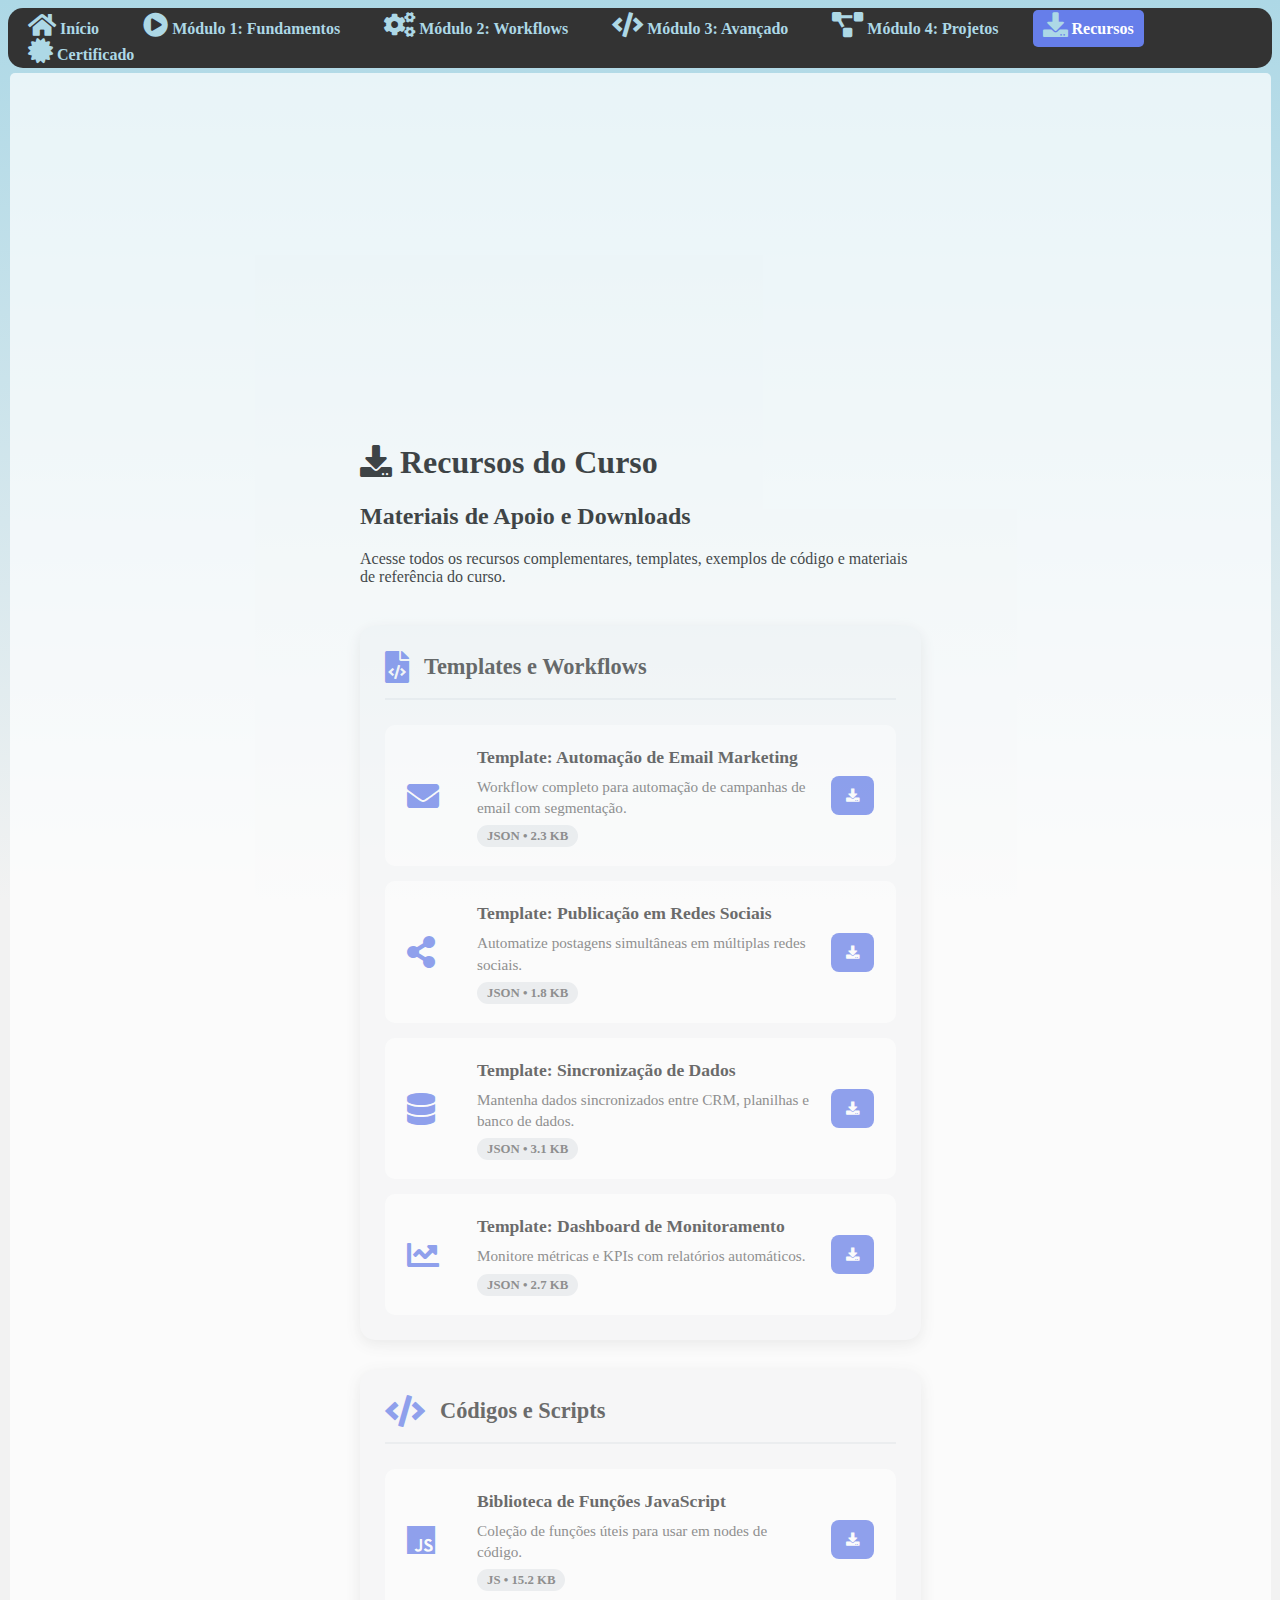
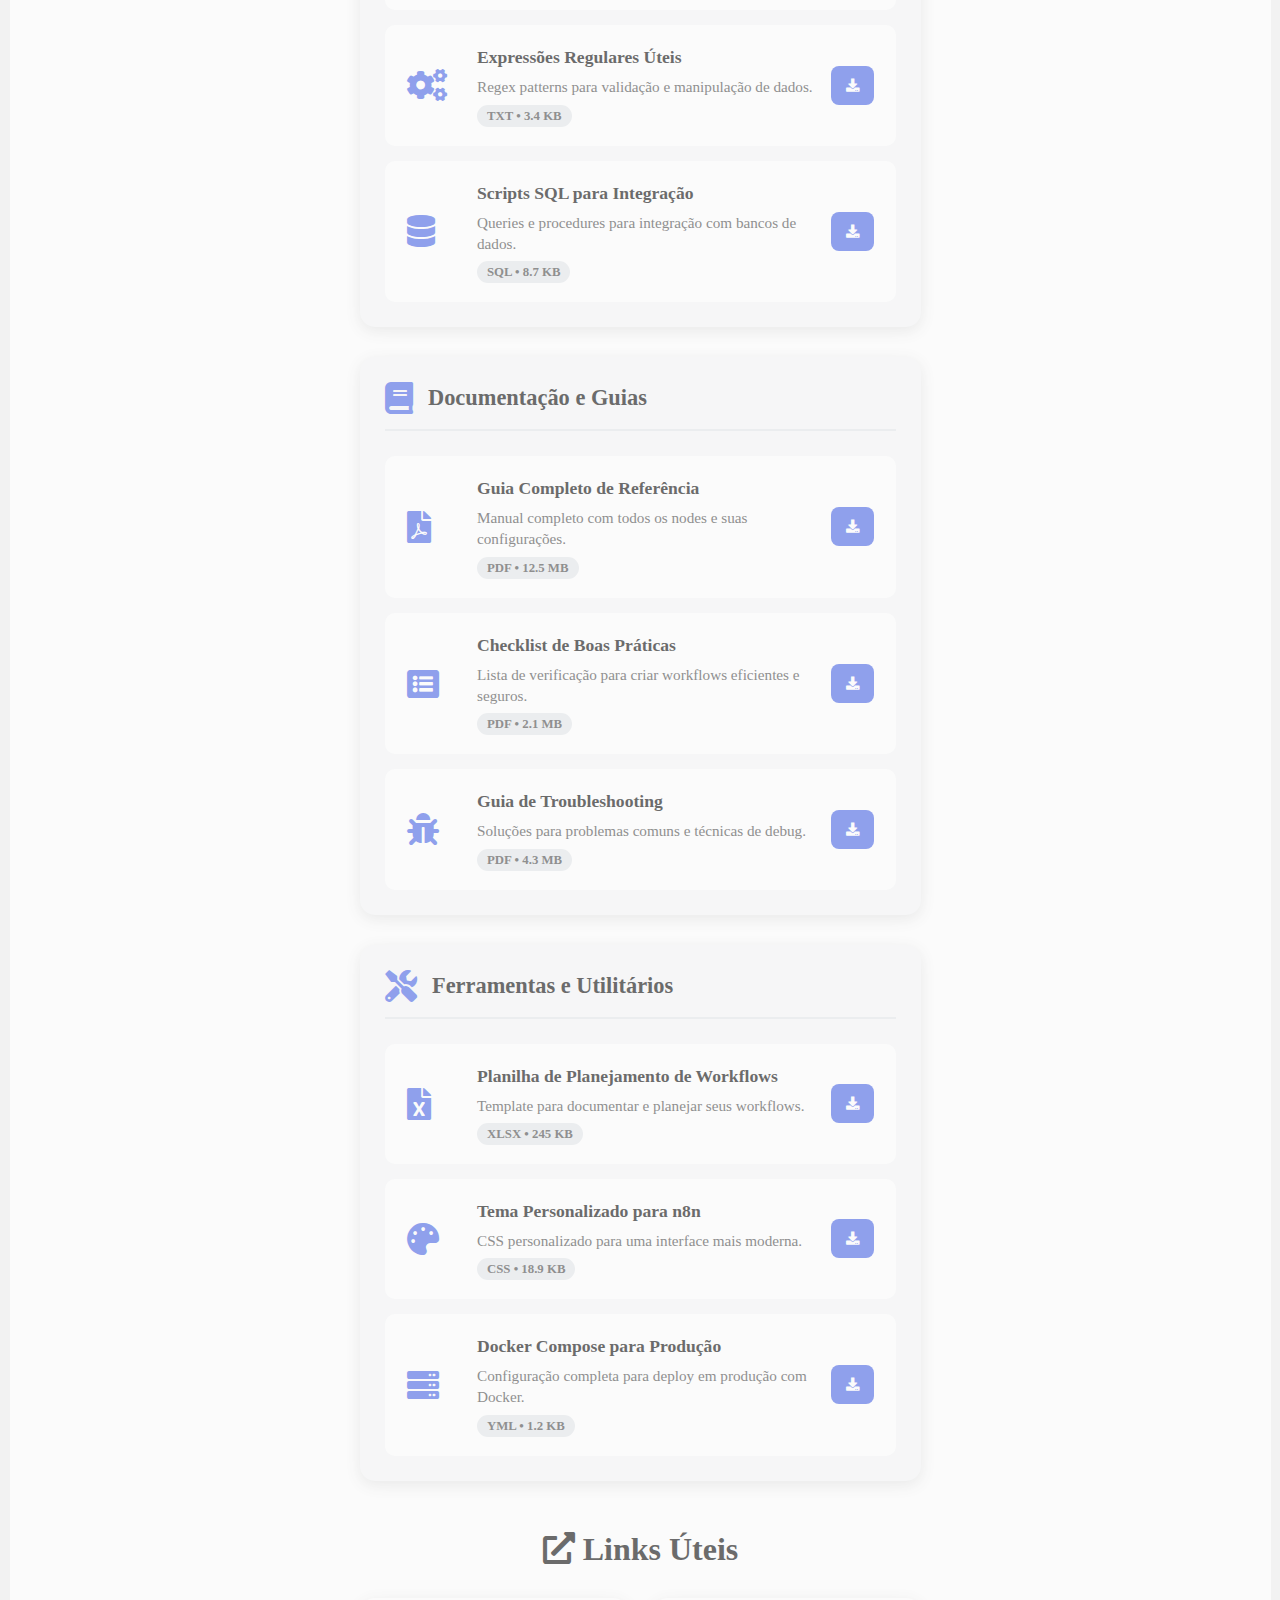
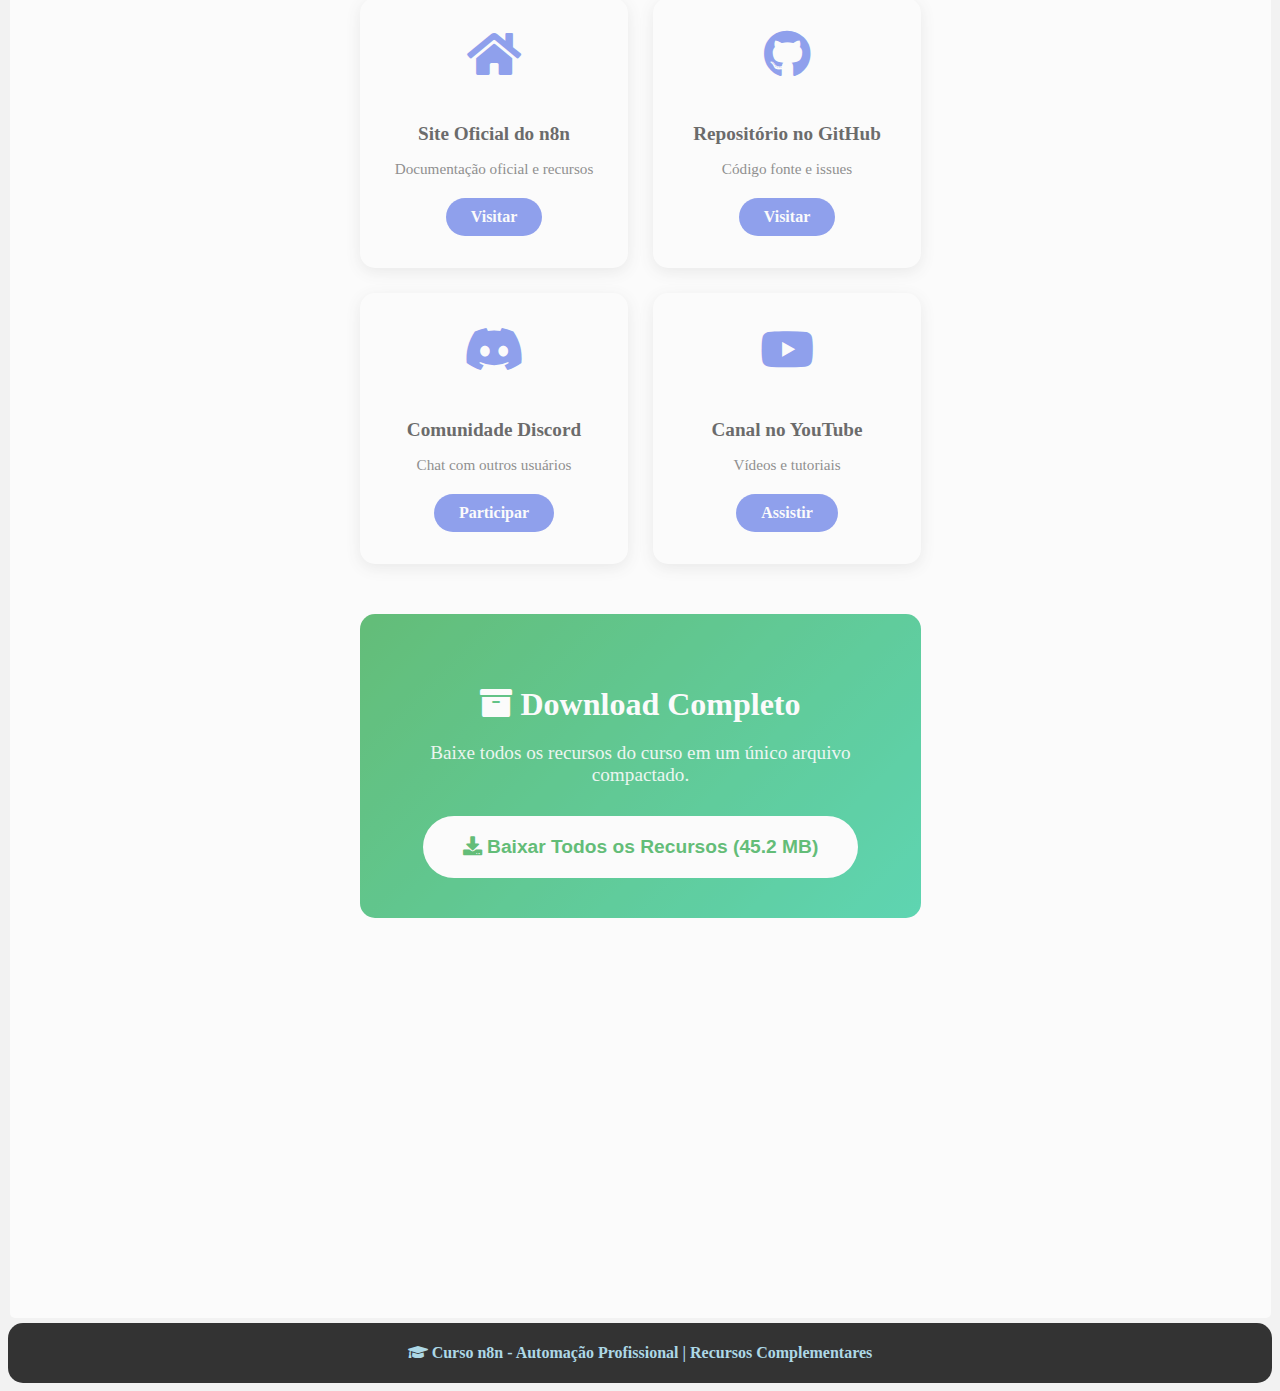
<file: recursos.html>
<!DOCTYPE html>
<html lang="pt-br">
<head>
  <link rel="icon" href="book.png">
  <meta charset="UTF-8">
  <meta http-equiv="X-UA-Compatible" content="IE=edge">
  <meta name="viewport" content="width=device-width, initial-scale=1.0">
  <title>Recursos - Curso n8n</title>
  <link rel="stylesheet" href="https://cdnjs.cloudflare.com/ajax/libs/font-awesome/5.15.3/css/all.min.css">
  <link rel="stylesheet" href="estilo.css">
</head>
<body>
  <div class="menu">
    <ul>
      <li>
        <a href="index.html"><i class="fas fa-home" style="font-size:25px;color:lightblue;"></i> Início</a>
      </li>
      <li>
        <a href="#"><i class="fas fa-play-circle" style="font-size:25px;color:lightblue;"></i> Módulo 1: Fundamentos</a>
        <ul class="submenu"> 
          <li><a href="modulo1-intro.html"><i class="fas fa-info-circle"></i> Introdução ao n8n</a></li>
          <li><a href="modulo1-instalacao.html"><i class="fas fa-download"></i> Instalação</a></li>
          <li><a href="modulo1-interface.html"><i class="fas fa-desktop"></i> Interface do n8n</a></li>
          <li><a href="modulo1-conceitos.html"><i class="fas fa-lightbulb"></i> Conceitos Básicos</a></li>
        </ul>
      </li>
      <li>
        <a href="#"><i class="fas fa-cogs" style="font-size:25px;color:lightblue;"></i> Módulo 2: Workflows</a>
        <ul class="submenu">
          <li><a href="modulo2-primeiro-workflow.html"><i class="fas fa-plus"></i> Primeiro Workflow</a></li>
          <li><a href="modulo2-nodes.html"><i class="fas fa-puzzle-piece"></i> Nodes Essenciais</a></li>
          <li><a href="modulo2-conectores.html"><i class="fas fa-link"></i> Conectores</a></li>
        </ul>
      </li>
      <li>
        <a href="#"><i class="fas fa-code" style="font-size:25px;color:lightblue;"></i> Módulo 3: Avançado</a>
        <ul class="submenu">
          <li><a href="modulo3-javascript.html"><i class="fab fa-js"></i> JavaScript no n8n</a></li>
          <li><a href="modulo3-apis.html"><i class="fas fa-exchange-alt"></i> APIs e Webhooks</a></li>
          <li><a href="modulo3-condicionais.html"><i class="fas fa-code-branch"></i> Lógica Condicional</a></li>
        </ul>
      </li>
      <li>
        <a href="#"><i class="fas fa-project-diagram" style="font-size:25px;color:lightblue;"></i> Módulo 4: Projetos</a>
        <ul class="submenu">
          <li><a href="projeto1.html"><i class="fas fa-envelope"></i> Automação de Email</a></li>
          <li><a href="projeto2.html"><i class="fas fa-share-alt"></i> Integração Redes Sociais</a></li>
          <li><a href="projeto3.html"><i class="fas fa-database"></i> Sincronização de Dados</a></li>
        </ul>
      </li>
      <li>
        <a href="recursos.html" class="active"><i class="fas fa-download" style="font-size:25px;color:lightblue;"></i> Recursos</a>
      </li>
      <li>
        <a href="certificado.html"><i class="fas fa-certificate" style="font-size:25px;color:lightblue;"></i> Certificado</a>
      </li>
    </ul>
  </div>

  <div class="content">
    <div class="hero-section">
      <h1><i class="fas fa-download"></i> Recursos do Curso</h1>
      <h2>Materiais de Apoio e Downloads</h2>
      <p class="hero-description">Acesse todos os recursos complementares, templates, exemplos de código e materiais de referência do curso.</p>
    </div>

    <div class="resources-grid">
      <div class="resource-category">
        <div class="category-header">
          <i class="fas fa-file-code"></i>
          <h3>Templates e Workflows</h3>
        </div>
        <div class="resource-list">
          <div class="resource-item">
            <i class="fas fa-envelope"></i>
            <div class="resource-info">
              <h4>Template: Automação de Email Marketing</h4>
              <p>Workflow completo para automação de campanhas de email com segmentação.</p>
              <span class="file-type">JSON • 2.3 KB</span>
            </div>
            <button class="download-btn" onclick="downloadResource('email-template')">
              <i class="fas fa-download"></i>
            </button>
          </div>

          <div class="resource-item">
            <i class="fas fa-share-alt"></i>
            <div class="resource-info">
              <h4>Template: Publicação em Redes Sociais</h4>
              <p>Automatize postagens simultâneas em múltiplas redes sociais.</p>
              <span class="file-type">JSON • 1.8 KB</span>
            </div>
            <button class="download-btn" onclick="downloadResource('social-template')">
              <i class="fas fa-download"></i>
            </button>
          </div>

          <div class="resource-item">
            <i class="fas fa-database"></i>
            <div class="resource-info">
              <h4>Template: Sincronização de Dados</h4>
              <p>Mantenha dados sincronizados entre CRM, planilhas e banco de dados.</p>
              <span class="file-type">JSON • 3.1 KB</span>
            </div>
            <button class="download-btn" onclick="downloadResource('sync-template')">
              <i class="fas fa-download"></i>
            </button>
          </div>

          <div class="resource-item">
            <i class="fas fa-chart-line"></i>
            <div class="resource-info">
              <h4>Template: Dashboard de Monitoramento</h4>
              <p>Monitore métricas e KPIs com relatórios automáticos.</p>
              <span class="file-type">JSON • 2.7 KB</span>
            </div>
            <button class="download-btn" onclick="downloadResource('dashboard-template')">
              <i class="fas fa-download"></i>
            </button>
          </div>
        </div>
      </div>

      <div class="resource-category">
        <div class="category-header">
          <i class="fas fa-code"></i>
          <h3>Códigos e Scripts</h3>
        </div>
        <div class="resource-list">
          <div class="resource-item">
            <i class="fab fa-js"></i>
            <div class="resource-info">
              <h4>Biblioteca de Funções JavaScript</h4>
              <p>Coleção de funções úteis para usar em nodes de código.</p>
              <span class="file-type">JS • 15.2 KB</span>
            </div>
            <button class="download-btn" onclick="downloadResource('js-library')">
              <i class="fas fa-download"></i>
            </button>
          </div>

          <div class="resource-item">
            <i class="fas fa-cogs"></i>
            <div class="resource-info">
              <h4>Expressões Regulares Úteis</h4>
              <p>Regex patterns para validação e manipulação de dados.</p>
              <span class="file-type">TXT • 3.4 KB</span>
            </div>
            <button class="download-btn" onclick="downloadResource('regex-patterns')">
              <i class="fas fa-download"></i>
            </button>
          </div>

          <div class="resource-item">
            <i class="fas fa-database"></i>
            <div class="resource-info">
              <h4>Scripts SQL para Integração</h4>
              <p>Queries e procedures para integração com bancos de dados.</p>
              <span class="file-type">SQL • 8.7 KB</span>
            </div>
            <button class="download-btn" onclick="downloadResource('sql-scripts')">
              <i class="fas fa-download"></i>
            </button>
          </div>
        </div>
      </div>

      <div class="resource-category">
        <div class="category-header">
          <i class="fas fa-book"></i>
          <h3>Documentação e Guias</h3>
        </div>
        <div class="resource-list">
          <div class="resource-item">
            <i class="fas fa-file-pdf"></i>
            <div class="resource-info">
              <h4>Guia Completo de Referência</h4>
              <p>Manual completo com todos os nodes e suas configurações.</p>
              <span class="file-type">PDF • 12.5 MB</span>
            </div>
            <button class="download-btn" onclick="downloadResource('reference-guide')">
              <i class="fas fa-download"></i>
            </button>
          </div>

          <div class="resource-item">
            <i class="fas fa-list-alt"></i>
            <div class="resource-info">
              <h4>Checklist de Boas Práticas</h4>
              <p>Lista de verificação para criar workflows eficientes e seguros.</p>
              <span class="file-type">PDF • 2.1 MB</span>
            </div>
            <button class="download-btn" onclick="downloadResource('best-practices')">
              <i class="fas fa-download"></i>
            </button>
          </div>

          <div class="resource-item">
            <i class="fas fa-bug"></i>
            <div class="resource-info">
              <h4>Guia de Troubleshooting</h4>
              <p>Soluções para problemas comuns e técnicas de debug.</p>
              <span class="file-type">PDF • 4.3 MB</span>
            </div>
            <button class="download-btn" onclick="downloadResource('troubleshooting')">
              <i class="fas fa-download"></i>
            </button>
          </div>
        </div>
      </div>

      <div class="resource-category">
        <div class="category-header">
          <i class="fas fa-tools"></i>
          <h3>Ferramentas e Utilitários</h3>
        </div>
        <div class="resource-list">
          <div class="resource-item">
            <i class="fas fa-file-excel"></i>
            <div class="resource-info">
              <h4>Planilha de Planejamento de Workflows</h4>
              <p>Template para documentar e planejar seus workflows.</p>
              <span class="file-type">XLSX • 245 KB</span>
            </div>
            <button class="download-btn" onclick="downloadResource('workflow-planner')">
              <i class="fas fa-download"></i>
            </button>
          </div>

          <div class="resource-item">
            <i class="fas fa-palette"></i>
            <div class="resource-info">
              <h4>Tema Personalizado para n8n</h4>
              <p>CSS personalizado para uma interface mais moderna.</p>
              <span class="file-type">CSS • 18.9 KB</span>
            </div>
            <button class="download-btn" onclick="downloadResource('custom-theme')">
              <i class="fas fa-download"></i>
            </button>
          </div>

          <div class="resource-item">
            <i class="fas fa-server"></i>
            <div class="resource-info">
              <h4>Docker Compose para Produção</h4>
              <p>Configuração completa para deploy em produção com Docker.</p>
              <span class="file-type">YML • 1.2 KB</span>
            </div>
            <button class="download-btn" onclick="downloadResource('docker-compose')">
              <i class="fas fa-download"></i>
            </button>
          </div>
        </div>
      </div>
    </div>

    <div class="links-section">
      <h3><i class="fas fa-external-link-alt"></i> Links Úteis</h3>
      <div class="links-grid">
        <div class="link-card">
          <i class="fas fa-home"></i>
          <h4>Site Oficial do n8n</h4>
          <p>Documentação oficial e recursos</p>
          <a href="https://n8n.io" target="_blank" class="link-btn">Visitar</a>
        </div>
        <div class="link-card">
          <i class="fab fa-github"></i>
          <h4>Repositório no GitHub</h4>
          <p>Código fonte e issues</p>
          <a href="https://github.com/n8n-io/n8n" target="_blank" class="link-btn">Visitar</a>
        </div>
        <div class="link-card">
          <i class="fab fa-discord"></i>
          <h4>Comunidade Discord</h4>
          <p>Chat com outros usuários</p>
          <a href="https://discord.gg/n8n" target="_blank" class="link-btn">Participar</a>
        </div>
        <div class="link-card">
          <i class="fab fa-youtube"></i>
          <h4>Canal no YouTube</h4>
          <p>Vídeos e tutoriais</p>
          <a href="https://youtube.com/@n8n-io" target="_blank" class="link-btn">Assistir</a>
        </div>
      </div>
    </div>

    <div class="download-all-section">
      <h3><i class="fas fa-archive"></i> Download Completo</h3>
      <p>Baixe todos os recursos do curso em um único arquivo compactado.</p>
      <button class="btn-download-all" onclick="downloadAll()">
        <i class="fas fa-download"></i>
        Baixar Todos os Recursos (45.2 MB)
      </button>
    </div>
  </div>

  <div class="footer">
    <p><i class="fas fa-graduation-cap"></i> Curso n8n - Automação Profissional | Recursos Complementares</p>
  </div>

  <script>
    function downloadResource(resourceId) {
      const button = event.target.closest('.download-btn');
      const originalHTML = button.innerHTML;
      
      button.innerHTML = '<i class="fas fa-spinner fa-spin"></i>';
      button.disabled = true;
      
      // Simulate download
      setTimeout(() => {
        button.innerHTML = '<i class="fas fa-check"></i>';
        button.style.background = '#28a745';
        
        setTimeout(() => {
          button.innerHTML = originalHTML;
          button.style.background = '';
          button.disabled = false;
        }, 2000);
        
        // Show download notification
        showNotification(`Recurso baixado com sucesso!`);
      }, 1500);
    }

    function downloadAll() {
      const button = event.target;
      const originalHTML = button.innerHTML;
      
      button.innerHTML = '<i class="fas fa-spinner fa-spin"></i> Preparando download...';
      button.disabled = true;
      
      setTimeout(() => {
        button.innerHTML = '<i class="fas fa-check"></i> Download Concluído!';
        button.style.background = '#28a745';
        
        setTimeout(() => {
          button.innerHTML = originalHTML;
          button.style.background = '';
          button.disabled = false;
        }, 3000);
        
        showNotification('Todos os recursos foram baixados com sucesso!');
      }, 3000);
    }

    function showNotification(message) {
      const notification = document.createElement('div');
      notification.className = 'notification';
      notification.innerHTML = `<i class="fas fa-check-circle"></i> ${message}`;
      document.body.appendChild(notification);
      
      setTimeout(() => {
        notification.remove();
      }, 4000);
    }
  </script>

  <style>
    .resources-grid {
      display: grid;
      grid-template-columns: repeat(auto-fit, minmax(400px, 1fr));
      gap: 30px;
      margin: 40px 0;
    }

    .resource-category {
      background: #f8f9fa;
      border-radius: 15px;
      padding: 25px;
      box-shadow: 0 4px 15px rgba(0, 0, 0, 0.1);
    }

    .category-header {
      display: flex;
      align-items: center;
      margin-bottom: 25px;
      padding-bottom: 15px;
      border-bottom: 2px solid #e9ecef;
    }

    .category-header i {
      font-size: 2em;
      color: #667eea;
      margin-right: 15px;
    }

    .category-header h3 {
      color: #333;
      margin: 0;
      font-size: 1.4em;
    }

    .resource-list {
      display: flex;
      flex-direction: column;
      gap: 15px;
    }

    .resource-item {
      display: flex;
      align-items: center;
      padding: 20px;
      background: white;
      border-radius: 10px;
      transition: all 0.3s ease;
      border: 2px solid transparent;
    }

    .resource-item:hover {
      border-color: #667eea;
      transform: translateY(-2px);
      box-shadow: 0 8px 25px rgba(0, 0, 0, 0.1);
    }

    .resource-item > i {
      font-size: 2em;
      color: #667eea;
      margin-right: 20px;
      min-width: 50px;
    }

    .resource-info {
      flex-grow: 1;
    }

    .resource-info h4 {
      color: #333;
      margin: 0 0 8px 0;
      font-size: 1.1em;
    }

    .resource-info p {
      color: #666;
      margin: 0 0 8px 0;
      font-size: 0.95em;
      line-height: 1.4;
    }

    .file-type {
      background: #e9ecef;
      color: #666;
      padding: 4px 10px;
      border-radius: 15px;
      font-size: 0.8em;
      font-weight: bold;
    }

    .download-btn {
      background: #667eea;
      color: white;
      border: none;
      padding: 12px 15px;
      border-radius: 8px;
      cursor: pointer;
      transition: all 0.3s ease;
      margin-left: 15px;
    }

    .download-btn:hover {
      background: #5a67d8;
      transform: scale(1.05);
    }

    .download-btn:disabled {
      opacity: 0.7;
      cursor: not-allowed;
      transform: none;
    }

    .links-section {
      margin: 50px 0;
    }

    .links-section h3 {
      color: #333;
      font-size: 2em;
      margin-bottom: 30px;
      text-align: center;
    }

    .links-grid {
      display: grid;
      grid-template-columns: repeat(auto-fit, minmax(250px, 1fr));
      gap: 25px;
    }

    .link-card {
      background: white;
      padding: 30px;
      border-radius: 15px;
      text-align: center;
      box-shadow: 0 4px 15px rgba(0, 0, 0, 0.1);
      transition: all 0.3s ease;
      border: 2px solid transparent;
    }

    .link-card:hover {
      border-color: #667eea;
      transform: translateY(-5px);
    }

    .link-card i {
      font-size: 3em;
      color: #667eea;
      margin-bottom: 20px;
    }

    .link-card h4 {
      color: #333;
      margin-bottom: 10px;
      font-size: 1.2em;
    }

    .link-card p {
      color: #666;
      margin-bottom: 20px;
      font-size: 0.95em;
    }

    .link-btn {
      display: inline-block;
      background: #667eea;
      color: white;
      padding: 10px 25px;
      border-radius: 25px;
      text-decoration: none;
      font-weight: bold;
      transition: all 0.3s ease;
    }

    .link-btn:hover {
      background: #5a67d8;
      transform: translateY(-2px);
      box-shadow: 0 8px 20px rgba(0, 0, 0, 0.2);
    }

    .download-all-section {
      background: linear-gradient(135deg, #28a745, #20c997);
      color: white;
      padding: 40px;
      border-radius: 15px;
      text-align: center;
      margin: 50px 0;
    }

    .download-all-section h3 {
      color: white;
      font-size: 2em;
      margin-bottom: 15px;
    }

    .download-all-section p {
      color: white;
      font-size: 1.2em;
      margin-bottom: 30px;
      opacity: 0.9;
    }

    .btn-download-all {
      background: white;
      color: #28a745;
      border: none;
      padding: 20px 40px;
      border-radius: 50px;
      font-size: 1.2em;
      font-weight: bold;
      cursor: pointer;
      transition: all 0.3s ease;
    }

    .btn-download-all:hover {
      transform: translateY(-3px);
      box-shadow: 0 8px 25px rgba(0, 0, 0, 0.2);
    }

    .btn-download-all:disabled {
      opacity: 0.7;
      cursor: not-allowed;
      transform: none;
    }

    .notification {
      position: fixed;
      top: 20px;
      right: 20px;
      background: #28a745;
      color: white;
      padding: 15px 25px;
      border-radius: 10px;
      box-shadow: 0 8px 25px rgba(0, 0, 0, 0.2);
      z-index: 1000;
      animation: slideIn 0.3s ease;
    }

    @keyframes slideIn {
      from {
        transform: translateX(100%);
        opacity: 0;
      }
      to {
        transform: translateX(0);
        opacity: 1;
      }
    }

    .notification i {
      margin-right: 10px;
    }

    /* Active menu item */
    .menu a.active {
      background: #667eea !important;
      color: white !important;
      font-weight: bold;
    }

    /* Responsive Design */
    @media (max-width: 768px) {
      .resources-grid {
        grid-template-columns: 1fr;
        gap: 20px;
      }

      .resource-item {
        flex-direction: column;
        text-align: center;
        gap: 15px;
      }

      .resource-item > i {
        margin-right: 0;
        margin-bottom: 10px;
      }

      .download-btn {
        margin-left: 0;
        width: 100%;
      }

      .links-grid {
        grid-template-columns: repeat(auto-fit, minmax(200px, 1fr));
        gap: 15px;
      }
    }
  </style>
</body>
</html>
</file>
<file: estilo.css>
body {
    background-color: #f2f2f2; /* Cor de fundo */
    background-image: linear-gradient(to bottom, lightblue, #f2f2f2); /* Gradiente de cores */
    background-attachment: fixed; /* Fixar o fundo para evitar rolagem */
  }
  
/* Estilos para o menu e conteúdo principal */
.menu {
    display: flex;
    justify-content: center;
    align-items: center;
    background-color: #333;
    height: 60px;
    border-radius: 15px;
  }
  
  .menu ul {
    list-style: none;
    margin: 0;
    padding: 0;
  }
  
  .menu li {
    display: inline-block;
    margin: 0 10px;
    position: relative;
  }
  
  .menu a {
    text-decoration: none;
    color: lightblue;
    padding: 10px;
    font-weight: bold;
    transition: background-color 0.3s;
    border-radius: 5px;
    position: relative;
    z-index: 1;
  }
  
  .menu a:before {
    content: "";
    position: absolute;
    top: 100%;
    left: 0;
    width: 100%;
    height: 3px;
    background-color: lightblue;
    transform: scaleX(0);
    transform-origin: left center;
    transition: transform 0.3s ease-in-out;
    z-index: -1;
  }
  
  .menu a:hover:before {
    transform: scaleX(1);
  }
  
  .submenu {
    display: none;
    position: absolute;
    top: 100%;
    left: 0;
    background-color: #555;
    padding: 10px;
    border-radius: 5px;
    box-shadow: 0 2px 5px rgba(0, 0, 0, 0.3);
    z-index: 2;
  }
  
  .menu li:hover .submenu {
    display: block;
  }
  
  .submenu a {
    display: block;
    color: lightblue;
    text-decoration: none;
    padding: 2px;
  }
  
  /* Estilos da div content, */

  .content {
    margin: 5px;
    padding: 350px;
    background-color: #ffffff;
    border-radius: 5px;
    margin-top: 5px;
    margin-left: 2px;
    margin-right: 1px;
  }
  .content {
    opacity: 0.7; /* Valor de opacidade (0 a 1) */
  }
  @keyframes example-animation {
    0% { transform: rotateY(0deg); }
    100% { transform: rotateY(360deg); }
  }
  
  .animation {
    animation-name: example-animation;
    animation-duration: 15s;
    animation-timing-function: linear;
    animation-iteration-count: infinite;
  }
  

  /* Estilos para o rodapé */

.footer {
    background-color: #333;
    color:lightblue;
    padding: 5px;
    text-align: center;
    border-radius: 15px;
    font-weight: bold;
  }
</file>
<file: lesson.css>
/* Lesson-specific styles */

.lesson-container {
  display: flex;
  max-width: 1400px;
  margin: 20px auto;
  gap: 30px;
  align-items: flex-start;
}

.lesson-sidebar {
  width: 300px;
  background: #f8f9fa;
  border-radius: 15px;
  padding: 25px;
  position: sticky;
  top: 20px;
  box-shadow: 0 4px 15px rgba(0, 0, 0, 0.1);
}

.lesson-content {
  flex: 1;
  background: white;
  border-radius: 15px;
  padding: 40px;
  box-shadow: 0 4px 15px rgba(0, 0, 0, 0.1);
}

/* Lesson Progress */
.lesson-progress {
  margin-bottom: 30px;
}

.lesson-progress h4 {
  color: #333;
  margin-bottom: 15px;
  font-size: 1.1em;
}

.progress-bar {
  background: #e9ecef;
  border-radius: 10px;
  height: 8px;
  overflow: hidden;
  margin-bottom: 10px;
}

.progress-fill {
  background: linear-gradient(90deg, #28a745, #20c997);
  height: 100%;
  border-radius: 10px;
  transition: width 0.3s ease;
}

.progress-text {
  font-size: 0.9em;
  color: #666;
}

/* Lesson Navigation Sidebar */
.lesson-navigation h4 {
  color: #333;
  margin-bottom: 15px;
  font-size: 1.1em;
}

.lesson-list {
  list-style: none;
  padding: 0;
  margin: 0;
}

.lesson-list li {
  margin-bottom: 8px;
}

.lesson-list a {
  display: block;
  padding: 12px 15px;
  color: #666;
  text-decoration: none;
  border-radius: 8px;
  transition: all 0.3s ease;
  font-size: 0.95em;
}

.lesson-list a:hover {
  background: #667eea;
  color: white;
}

.lesson-list li.current a {
  background: #667eea;
  color: white;
  font-weight: bold;
}

.lesson-list a i {
  margin-right: 8px;
  width: 16px;
}

/* Lesson Header */
.lesson-header {
  border-bottom: 2px solid #f1f3f4;
  padding-bottom: 30px;
  margin-bottom: 40px;
}

.lesson-meta {
  display: flex;
  justify-content: space-between;
  align-items: center;
  margin-bottom: 20px;
}

.lesson-module {
  background: #667eea;
  color: white;
  padding: 6px 15px;
  border-radius: 20px;
  font-size: 0.9em;
  font-weight: bold;
}

.lesson-duration {
  color: #666;
  font-size: 0.9em;
}

.lesson-header h1 {
  color: #333;
  font-size: 2.5em;
  margin-bottom: 15px;
  line-height: 1.2;
}

.lesson-description {
  font-size: 1.2em;
  color: #666;
  line-height: 1.6;
  margin: 0;
}

/* Lesson Body */
.lesson-section {
  margin-bottom: 40px;
}

.lesson-section h2 {
  color: #333;
  font-size: 1.8em;
  margin-bottom: 20px;
  border-left: 4px solid #667eea;
  padding-left: 20px;
}

.lesson-section p {
  font-size: 1.1em;
  line-height: 1.7;
  color: #555;
  margin-bottom: 20px;
}

/* Info Box */
.info-box {
  background: linear-gradient(135deg, #e3f2fd, #f3e5f5);
  border-left: 4px solid #2196f3;
  padding: 20px;
  border-radius: 8px;
  margin: 25px 0;
}

.info-box h4 {
  color: #1976d2;
  margin-bottom: 10px;
  font-size: 1.1em;
}

.info-box p {
  margin: 0;
  color: #333;
}

/* Advantages Grid */
.advantages-grid {
  display: grid;
  grid-template-columns: repeat(auto-fit, minmax(250px, 1fr));
  gap: 20px;
  margin: 30px 0;
}

.advantage-card {
  background: #f8f9fa;
  padding: 25px;
  border-radius: 10px;
  text-align: center;
  border: 2px solid transparent;
  transition: all 0.3s ease;
}

.advantage-card:hover {
  border-color: #667eea;
  transform: translateY(-5px);
  box-shadow: 0 8px 25px rgba(0, 0, 0, 0.1);
}

.advantage-card i {
  font-size: 3em;
  color: #667eea;
  margin-bottom: 15px;
}

.advantage-card h4 {
  color: #333;
  margin-bottom: 10px;
  font-size: 1.2em;
}

.advantage-card p {
  color: #666;
  font-size: 0.95em;
  margin: 0;
}

/* Use Cases */
.use-cases {
  margin: 30px 0;
}

.use-case {
  display: flex;
  align-items: flex-start;
  padding: 20px;
  margin-bottom: 15px;
  background: #f8f9fa;
  border-radius: 10px;
  transition: all 0.3s ease;
}

.use-case:hover {
  background: #e9ecef;
  transform: translateX(10px);
}

.use-case i {
  font-size: 2em;
  color: #667eea;
  margin-right: 20px;
  margin-top: 5px;
  min-width: 50px;
}

.use-case h4 {
  color: #333;
  margin-bottom: 8px;
  font-size: 1.1em;
}

.use-case p {
  color: #666;
  margin: 0;
  font-size: 0.95em;
}

/* Video Container */
.video-container {
  margin: 30px 0;
}

.video-placeholder {
  background: linear-gradient(135deg, #667eea, #764ba2);
  color: white;
  padding: 60px;
  border-radius: 15px;
  text-align: center;
  cursor: pointer;
  transition: transform 0.3s ease;
}

.video-placeholder:hover {
  transform: scale(1.02);
}

.video-placeholder i {
  font-size: 4em;
  margin-bottom: 20px;
  opacity: 0.9;
}

.video-placeholder p {
  font-size: 1.3em;
  margin-bottom: 10px;
  color: white;
}

.video-placeholder small {
  opacity: 0.8;
}

/* Exercise Box */
.exercise-box {
  background: linear-gradient(135deg, #fff3cd, #d1ecf1);
  border: 2px solid #ffc107;
  padding: 25px;
  border-radius: 10px;
  margin: 30px 0;
}

.exercise-box h4 {
  color: #856404;
  margin-bottom: 15px;
  font-size: 1.2em;
}

.exercise-box p {
  color: #333;
  margin-bottom: 15px;
}

.exercise-box ol {
  color: #333;
  padding-left: 20px;
  margin-bottom: 20px;
}

.exercise-box li {
  margin-bottom: 8px;
  line-height: 1.6;
}

.btn-complete-task {
  background: #ffc107;
  color: #856404;
  border: none;
  padding: 12px 25px;
  border-radius: 25px;
  font-weight: bold;
  cursor: pointer;
  transition: all 0.3s ease;
}

.btn-complete-task:hover {
  background: #e0a800;
  transform: translateY(-2px);
}

/* Navigation Buttons */
.lesson-navigation-buttons {
  display: flex;
  justify-content: space-between;
  margin-top: 50px;
  padding-top: 30px;
  border-top: 2px solid #f1f3f4;
}

.btn-prev, .btn-next {
  padding: 15px 30px;
  border-radius: 50px;
  text-decoration: none;
  font-weight: bold;
  transition: all 0.3s ease;
  display: inline-flex;
  align-items: center;
  gap: 10px;
}

.btn-prev {
  background: #6c757d;
  color: white;
}

.btn-prev:hover {
  background: #545b62;
  transform: translateY(-3px);
  box-shadow: 0 8px 20px rgba(0, 0, 0, 0.2);
}

.btn-next {
  background: #28a745;
  color: white;
}

.btn-next:hover {
  background: #218838;
  transform: translateY(-3px);
  box-shadow: 0 8px 20px rgba(0, 0, 0, 0.2);
}

/* Active menu item in main navigation */
.submenu a.active {
  background: #667eea !important;
  color: white !important;
  font-weight: bold;
}

/* Responsive Design */
@media (max-width: 1024px) {
  .lesson-container {
    flex-direction: column;
    margin: 10px;
  }

  .lesson-sidebar {
    width: 100%;
    position: static;
    order: 2;
  }

  .lesson-content {
    order: 1;
    padding: 25px;
  }

  .advantages-grid {
    grid-template-columns: repeat(auto-fit, minmax(200px, 1fr));
    gap: 15px;
  }
}

@media (max-width: 768px) {
  .lesson-header h1 {
    font-size: 2em;
  }

  .lesson-meta {
    flex-direction: column;
    align-items: flex-start;
    gap: 10px;
  }

  .lesson-navigation-buttons {
    flex-direction: column;
    gap: 15px;
  }

  .btn-prev, .btn-next {
    text-align: center;
    justify-content: center;
  }

  .use-case {
    flex-direction: column;
    text-align: center;
  }

  .use-case i {
    margin-right: 0;
    margin-bottom: 10px;
  }
}
</file>
